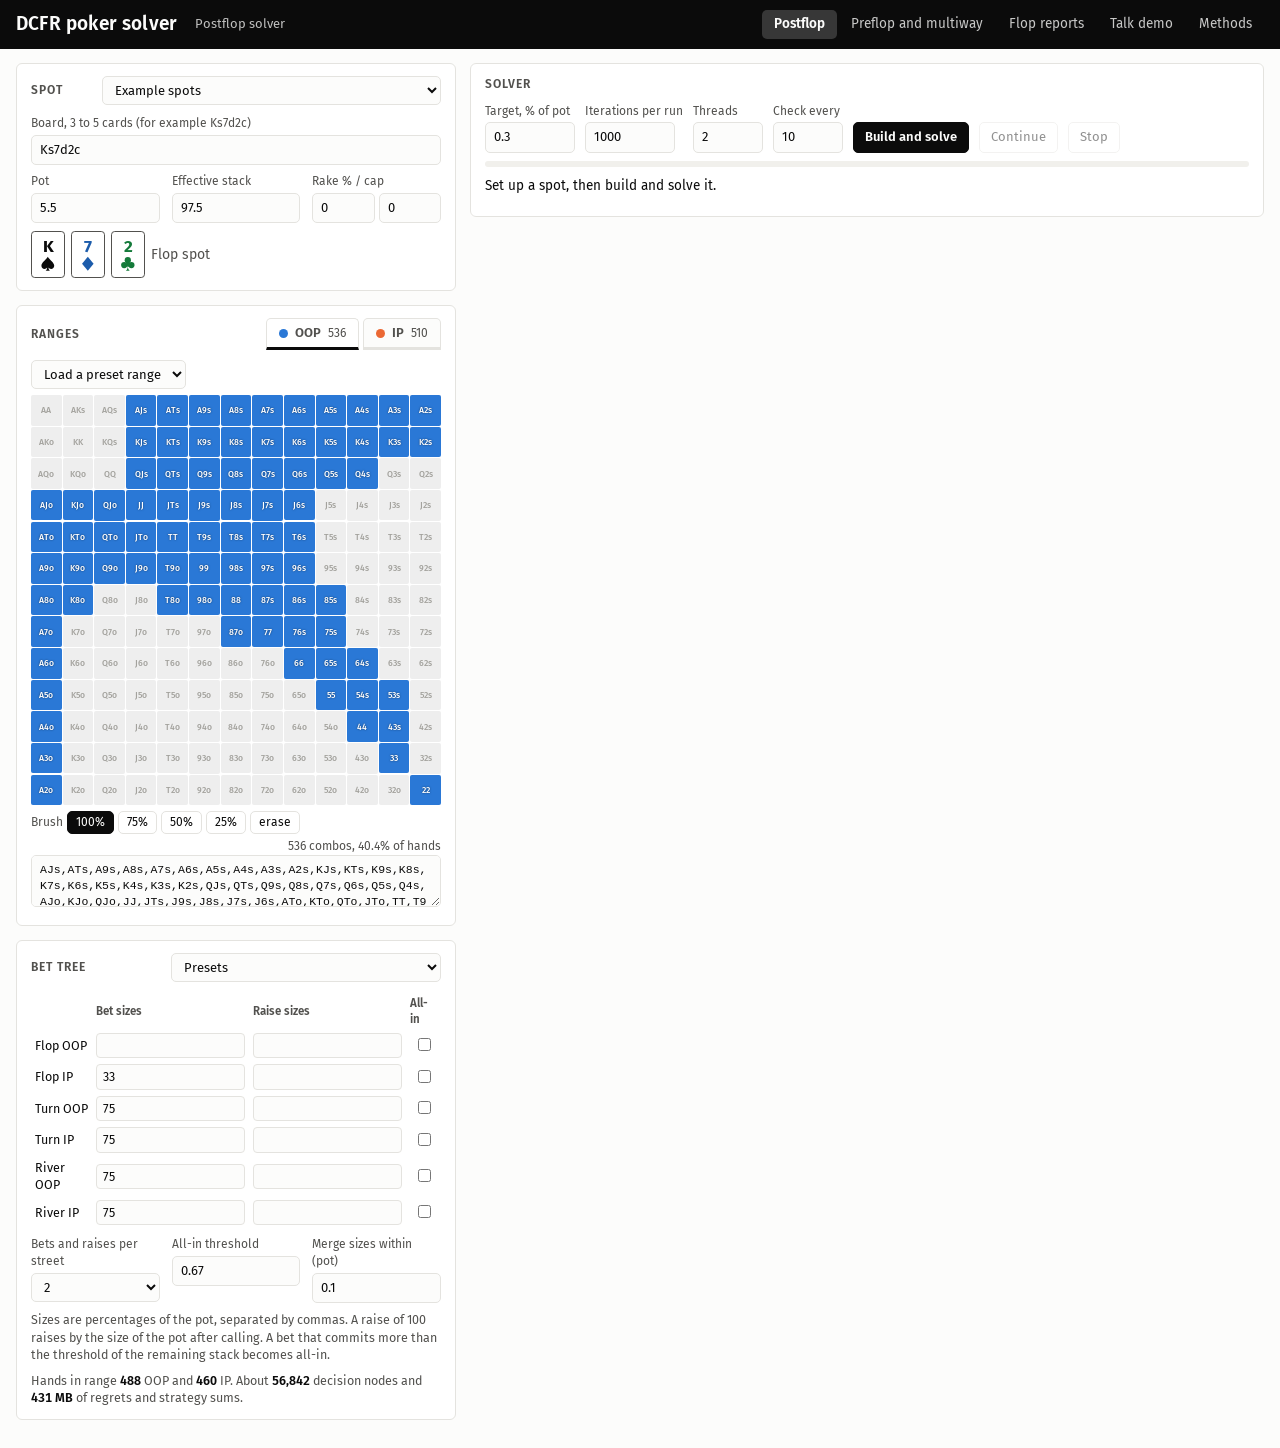
<file: docs/index.html>
<!doctype html>
<html lang="en">
<head>
<meta charset="utf-8">
<meta name="viewport" content="width=device-width, initial-scale=1, viewport-fit=cover">
<title>Postflop solver · DCFR poker solver</title>
<link rel="stylesheet" href="https://fonts.googleapis.com/css2?family=Fira+Sans:wght@400;500;600;700&display=swap">
<link rel="stylesheet" href="css/site.css">
<link rel="icon" href="data:image/svg+xml,%3Csvg xmlns=%22http://www.w3.org/2000/svg%22 viewBox=%220 0 100 100%22%3E%3Ctext y=%22.9em%22 font-size=%2290%22%3E%E2%99%A0%3C/text%3E%3C/svg%3E">
<style>body{margin:0}</style>
</head>
<body>
<div class="top"><div class="top-in"><h1><a href="index.html">DCFR poker solver</a></h1><span class="sub1">Postflop solver</span><nav class="nav" aria-label="Pages"><a href="index.html" aria-current="page">Postflop</a><a href="preflop.html">Preflop and multiway</a><a href="reports.html">Flop reports</a><a href="demo.html">Talk demo</a><a href="methods.html">Methods</a></nav></div></div>
<div class="wrap">
  <div class="cols2">
    <div class="col">
      <section class="panel">
        <h2>Spot <span class="h2r"><select class="inp" id="spotPreset" aria-label="Example spots"></select></span></h2>
        <div class="form3">
          <label class="f" style="grid-column: span 3">Board, 3 to 5 cards (for example Ks7d2c)<input id="board" autocomplete="off" spellcheck="false"></label>
          <label class="f">Pot<input id="pot" type="number" min="0.5" step="0.5"></label>
          <label class="f">Effective stack<input id="stack" type="number" min="0.5" step="0.5"></label>
          <label class="f">Rake % / cap<span style="display:flex;gap:4px"><input id="rakePct" type="number" min="0" max="20" step="0.5" style="width:50%"><input id="rakeCap" type="number" min="0" step="0.5" style="width:50%"></span></label>
        </div>
        <div class="boardrow" id="boardCards" style="margin-top:8px"></div>
      </section>
      <section class="panel">
        <h2>Ranges <span class="h2r"><div class="tabs" id="rangeTabs"></div></span></h2>
        <div class="setup-row" style="margin-top:0"><select class="inp" id="rangePreset" aria-label="Range presets"></select></div>
        <div class="rangebox" id="rangeBox"></div>
      </section>
      <section class="panel">
        <h2>Bet tree <span class="h2r"><select class="inp" id="treePreset" aria-label="Tree presets"></select></span></h2>
        <table class="treecfg" id="treeTable"></table>
        <div class="form3" style="margin-top:8px">
          <label class="f">Bets and raises per street<select id="maxBets"><option>1</option><option>2</option><option>3</option><option>4</option></select></label>
          <label class="f">All-in threshold<input id="thr" type="number" min="0.3" max="1" step="0.01"></label>
          <label class="f">Merge sizes within (pot)<input id="merge" type="number" min="0" max="0.5" step="0.01"></label>
        </div>
        <p class="hint">Sizes are percentages of the pot, separated by commas. A raise of 100 raises by the size of the pot after calling. A bet that commits more than the threshold of the remaining stack becomes all-in.</p>
        <div class="est" id="estimate"></div>
      </section>
    </div>
    <div class="col">
      <section class="panel">
        <h2>Solver <span class="h2r"><span class="muted" id="engineInfo"></span></span></h2>
        <div class="solvebar">
          <label class="f">Target, % of pot<input id="target" type="number" min="0.01" step="0.05" style="width:90px"></label>
          <label class="f">Iterations per run<input id="maxIt" type="number" min="1" step="10" style="width:90px"></label>
          <label class="f">Threads<input id="threads" type="number" min="1" max="32" step="1" style="width:70px"></label>
          <label class="f">Check every<input id="every" type="number" min="1" step="1" style="width:70px"></label>
          <button class="btn primary" id="btnSolve" type="button">Build and solve</button>
          <button class="btn" id="btnResume" type="button" disabled>Continue</button>
          <button class="btn" id="btnStop" type="button" disabled>Stop</button>
        </div>
        <div class="progress"><i id="prog"></i></div>
        <p class="status" id="status">Set up a spot, then build and solve it.</p>
        <div class="chartbox" id="chart"></div>
      </section>
      <section class="panel" id="browser" hidden>
        <h2>Strategy browser <span class="h2r">
          <span class="modes" id="viewModes"><button type="button" data-m="strategy" aria-pressed="true">Strategy</button><button type="button" data-m="ev">EV</button><button type="button" data-m="equity">Equity</button><button type="button" data-m="range">Range</button></span>
          <button class="btn small" id="btnCsv" type="button">Export CSV</button></span></h2>
        <div class="navline" id="navline"></div>
        <div class="nodehead" id="nodehead"></div>
        <div class="actions" id="actions"></div>
        <div id="chancebox"></div>
        <div class="tabs" id="pTabs" style="margin-top:12px"></div>
        <div class="gridbox">
          <div><div class="grid" id="grid"></div><div class="legend" id="legend"></div><div class="rangebar" id="rangebar"></div></div>
          <div class="detail" id="detail"></div>
        </div>
        <div id="lockbox"></div>
      </section>
    </div>
  </div>
</div>
<script src="js/engine.js"></script>
<script src="js/pool.js"></script>
<script src="js/ui.js"></script>
<script src="js/postflop.js"></script>
</body>
</html>
</file>
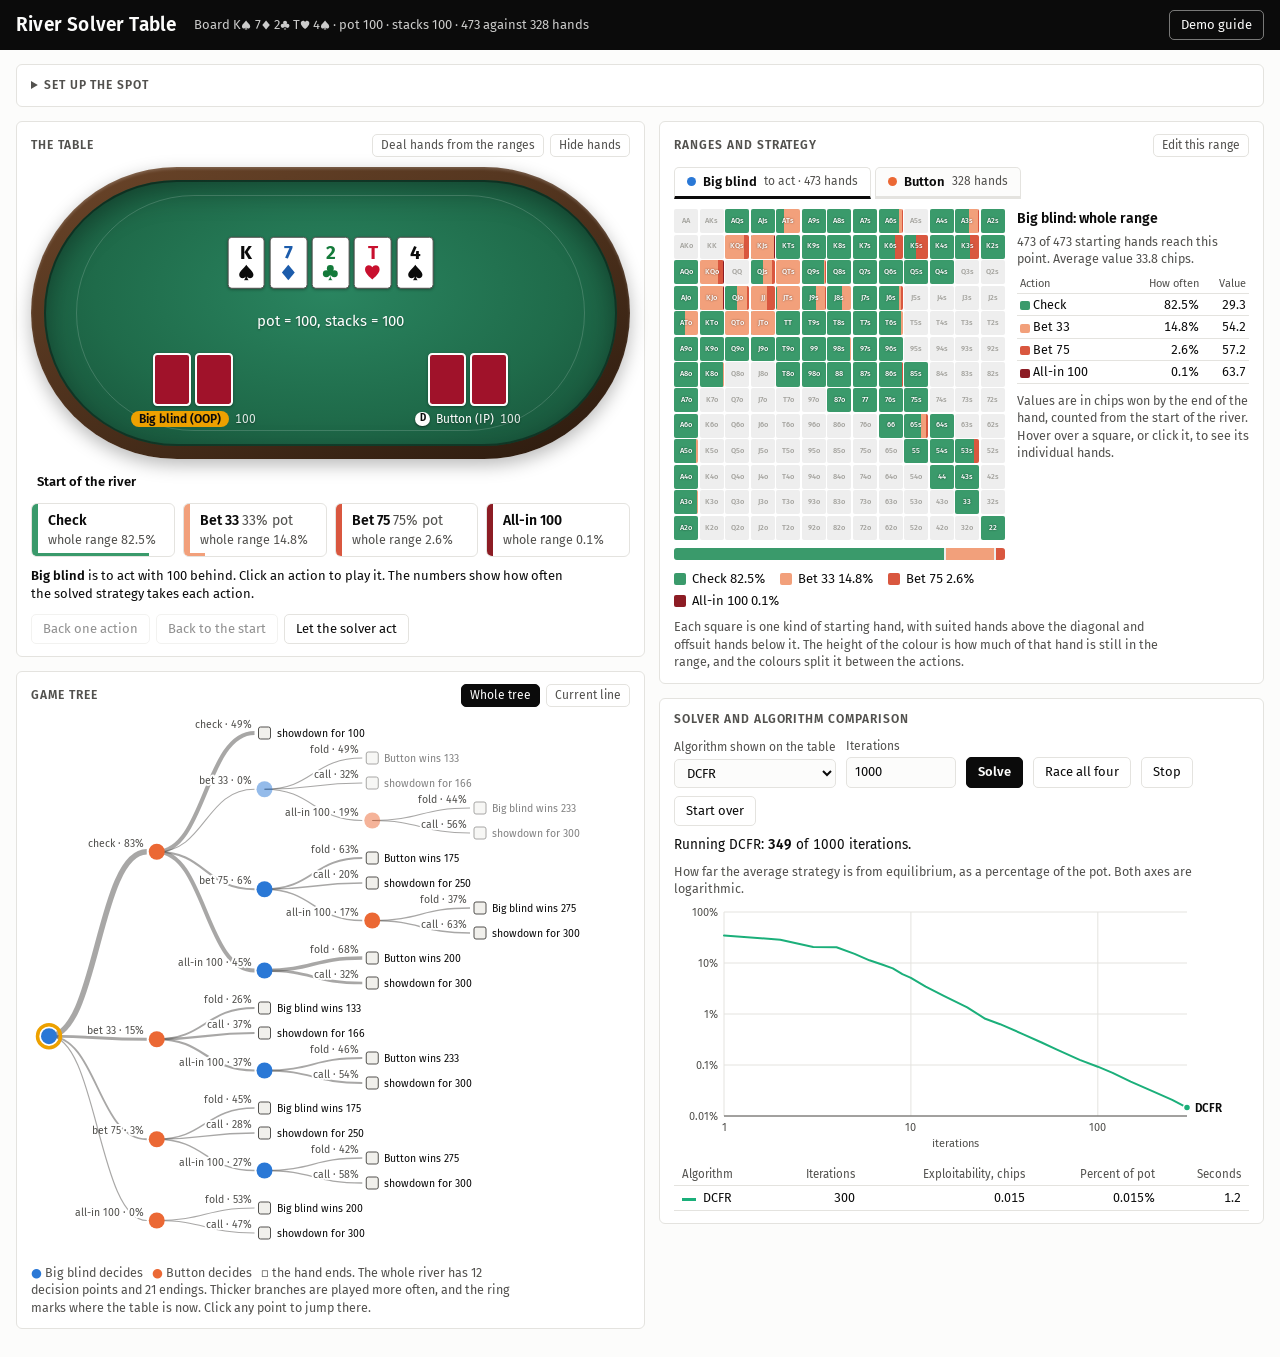
<file: app/poker-solver.html>
<!doctype html>
<html lang="en">
<head>
<meta charset="utf-8">
<meta name="viewport" content="width=device-width, initial-scale=1, viewport-fit=cover">
<title>River Solver Table</title>
<link rel="stylesheet" href="https://fonts.googleapis.com/css2?family=Fira+Sans:wght@400;500;600;700&display=swap">
<style>body{margin:0}</style>
</head>
<body>
<style>
/* Layout: a solver workbench. Left column is the table and the game tree, right column is the range grid and the solver. */
:root {
  --paper: #FCFCFB; --panel: #FFFFFF; --ink: #0B0B0B; --ink2: #52514E; --line: #E4E3DF; --soft: #F1F0EC;
  --bar: #0B0B0B; --bar-fg: #FCFCFB;
  --felt: #1F6B4A; --felt-hi: #2A8560; --felt-lo: #164E36; --rail: #4A2F1B; --rail-hi: #6B4529; --felt-fg: #FFFFFF;
  --card: #FFFFFF; --card-edge: #52514E; --back: #A0122A;
  --s-s: #0B0B0B; --s-h: #C8102E; --s-d: #1C5CAB; --s-c: #147A3A;
  --p0: #2A78D6; --p1: #EB6834;
  --a-fold: #4A78B5; --a-pass: #3A9A6B; --a-b1: #F2A07B; --a-b2: #D9573F; --a-b3: #8C1C24;
  --c-cfr: #2A78D6; --c-cfrp: #EB6834; --c-dcfr: #1BAF7A; --c-pcfr: #EDA100;
  --empty: #EEEEEE; --empty-fg: #A3A29D; --focus: #EDA100;
  --font: "Fira Sans", "Segoe UI", system-ui, -apple-system, "Helvetica Neue", Arial, sans-serif;
  --mono: "Fira Mono", ui-monospace, "SF Mono", Menlo, Consolas, monospace;
}
@media (prefers-color-scheme: dark) {
  :root:not([data-theme="light"]) {
    --paper: #121413; --panel: #1A1D1B; --ink: #ECEBE7; --ink2: #A9A8A2; --line: #2E322F; --soft: #222624;
    --bar: #050606; --bar-fg: #FCFCFB; --card: #FDFDFC; --card-edge: #0B0B0B;
    --empty: #262A28; --empty-fg: #6F746F; --p0: #5B9BE6; --p1: #F0854F; color-scheme: dark;
  }
}
:root[data-theme="dark"] {
  --paper: #121413; --panel: #1A1D1B; --ink: #ECEBE7; --ink2: #A9A8A2; --line: #2E322F; --soft: #222624;
  --bar: #050606; --bar-fg: #FCFCFB; --card: #FDFDFC; --card-edge: #0B0B0B;
  --empty: #262A28; --empty-fg: #6F746F; --p0: #5B9BE6; --p1: #F0854F; color-scheme: dark;
}
html, body { background: var(--paper); }
body { color: var(--ink); font-family: var(--font); font-size: 14px; line-height: 1.4; }
* { box-sizing: border-box; }
[hidden] { display: none !important; }
.su { width: .78em; height: .78em; fill: currentColor; display: inline-block; vertical-align: -.06em; }
.pcard .su { width: 1em; height: 1em; vertical-align: 0; display: block; }
button, input, select, textarea { font: inherit; color: inherit; }
button { cursor: pointer; }
:focus-visible { outline: 2px solid var(--focus); outline-offset: 2px; }
.num { font-variant-numeric: tabular-nums; }

/* header bar, as the frame title of the slides */
.top { background: var(--bar); color: var(--bar-fg); }
.top-in { max-width: 1560px; margin: 0 auto; padding-block: 10px; padding-left: max(16px, env(safe-area-inset-left, 0px)); padding-right: max(16px, env(safe-area-inset-right, 0px));
  display: flex; flex-wrap: wrap; align-items: center; gap: 10px 18px; }
.top h1 { font-size: 19px; font-weight: 600; margin: 0; letter-spacing: .01em; }
.top .spot { font-size: 13px; opacity: .8; flex: 1 1 200px; min-width: 0; }
.top .btn { background: transparent; color: var(--bar-fg); border: 1px solid rgba(252,252,251,.45); }
.top .btn:hover { background: rgba(252,252,251,.14); }
.wrap { max-width: 1560px; margin: 0 auto; padding-block: 14px 28px; padding-left: max(16px, env(safe-area-inset-left, 0px)); padding-right: max(16px, env(safe-area-inset-right, 0px)); display: flex; flex-direction: column; gap: 14px; }
.cols { display: grid; grid-template-columns: minmax(0, 1.04fr) minmax(0, 1fr); gap: 14px; align-items: start; }
.col { display: flex; flex-direction: column; gap: 14px; min-width: 0; }
@media (max-width: 1020px) { .cols { grid-template-columns: minmax(0, 1fr); } }
.panel { background: var(--panel); border: 1px solid var(--line); border-radius: 6px; padding: 12px 14px; min-width: 0; }
.panel > h2 { font-size: 12px; font-weight: 600; letter-spacing: .08em; text-transform: uppercase; color: var(--ink2); margin: 0 0 10px; display: flex; flex-wrap: wrap; gap: 6px 12px; align-items: center; justify-content: space-between; }
.panel > h2 .h2r { display: flex; flex-wrap: wrap; gap: 6px; align-items: center; text-transform: none; letter-spacing: 0; font-weight: 400; }
.btn { border: 1px solid var(--line); background: var(--panel); border-radius: 5px; padding: 5px 11px; font-size: 13px; }
.btn:hover { background: var(--soft); }
.btn.primary { background: var(--ink); color: var(--paper); border-color: var(--ink); font-weight: 600; }
.btn.primary:hover { opacity: .86; background: var(--ink); }
.btn.small { padding: 2px 8px; font-size: 12px; }
.btn[aria-pressed="true"] { background: var(--ink); color: var(--paper); border-color: var(--ink); }
.btn:disabled { opacity: .45; cursor: default; }
label.f { display: flex; flex-direction: column; gap: 3px; font-size: 12px; color: var(--ink2); }
label.f input, label.f select, .inp { border: 1px solid var(--line); background: var(--paper); border-radius: 5px; padding: 5px 8px; font-size: 13px; color: var(--ink); min-width: 0; }
.muted { color: var(--ink2); }
.hint { font-size: 12.5px; color: var(--ink2); margin: 8px 0 0; max-width: 70ch; }

/* setup */
.setup summary { cursor: pointer; font-size: 12px; font-weight: 600; letter-spacing: .08em; text-transform: uppercase; color: var(--ink2); }
.setup[open] summary { margin-bottom: 12px; }
.setup-grid { display: grid; grid-template-columns: repeat(auto-fit, minmax(150px, 1fr)); gap: 10px 14px; align-items: end; }
.setup-row { display: flex; flex-wrap: wrap; gap: 8px; margin-top: 12px; align-items: center; }

/* the table: the green felt of slide 4, drawn as a real table with a rail */
.table-wrap { width: 100%; --cw: clamp(30px, 6.3cqw, 54px); container-type: inline-size; }
.rail { aspect-ratio: 2.05 / 1; border-radius: 999px; padding: clamp(8px, 2.2cqw, 18px);
  background: linear-gradient(160deg, var(--rail-hi), var(--rail) 55%, #2B1A0E); box-shadow: 0 6px 18px rgba(0,0,0,.28), inset 0 2px 3px rgba(255,255,255,.18); }
.felt { position: relative; width: 100%; height: 100%; border-radius: 999px; color: var(--felt-fg);
  background: radial-gradient(ellipse at 50% 42%, var(--felt-hi), var(--felt) 58%, var(--felt-lo)); box-shadow: inset 0 0 0 2px rgba(0,0,0,.35), inset 0 10px 28px rgba(0,0,0,.35); }
.felt::before { content: ""; position: absolute; inset: 5.5%; border-radius: 999px; border: 1.5px solid rgba(255,255,255,.16); pointer-events: none; }
.board { position: absolute; left: 50%; top: 31%; transform: translate(-50%, -50%); display: flex; gap: calc(var(--cw) * .12); }
.potline { position: absolute; left: 50%; top: 53%; transform: translate(-50%, -50%); font-size: clamp(11px, 2.5cqw, 17px); white-space: nowrap; text-align: center; text-shadow: 0 1px 2px rgba(0,0,0,.4); }
.result { position: absolute; left: 50%; top: 9.5%; transform: translate(-50%, -50%); font-size: clamp(10px, 2.1cqw, 14px); font-weight: 600; background: rgba(0,0,0,.45); padding: 2px 12px; border-radius: 99px; white-space: nowrap; }
.seat { position: absolute; bottom: 7%; display: flex; flex-direction: column; align-items: center; gap: 3px; width: 34%; }
.seat0 { left: 9%; } .seat1 { right: 9%; }
.hole { display: flex; gap: calc(var(--cw) * .1); cursor: pointer; border-radius: 6px; padding: 2px; background: none; border: 0; }
.hole:hover { background: rgba(255,255,255,.14); }
.seat .lbl { font-size: clamp(9.5px, 2cqw, 13.5px); white-space: nowrap; text-shadow: 0 1px 2px rgba(0,0,0,.4); display: flex; gap: 6px; align-items: center; }
.seat .stack { opacity: .85; font-variant-numeric: tabular-nums; }
.seat.acting .lbl .nm { background: var(--focus); color: #0B0B0B; border-radius: 99px; padding: 0 8px; text-shadow: none; font-weight: 600; }
.dealer { width: 1.5em; height: 1.5em; border-radius: 50%; background: #FDFDFC; color: #0B0B0B; font-size: .8em; font-weight: 700; display: inline-flex; align-items: center; justify-content: center; text-shadow: none; box-shadow: 0 1px 2px rgba(0,0,0,.5); }
.wager { position: absolute; top: 31%; transform: translateY(-50%); width: 21%; flex-direction: column; justify-content: center; font-size: clamp(9.5px, 2cqw, 13.5px); display: flex; align-items: center; gap: 5px; white-space: nowrap; }
.wager0 { left: 6%; } .wager1 { right: 6%; }
.wager > span { display: inline-flex; align-items: center; gap: 4px; }
@container (max-width: 560px) { .rail { aspect-ratio: 1.5 / 1; } .board { top: 26%; } .potline { top: 47%; } .wager { top: 26%; width: 17%; left: 2%; } .wager1 { left: auto; right: 2%; } .seat0 { left: 5%; } .seat1 { right: 5%; } .seat { width: 42%; } }
.chip { width: 1.15em; height: 1.15em; border-radius: 50%; background: var(--focus); border: 2px dashed rgba(255,255,255,.9); box-shadow: 0 1px 2px rgba(0,0,0,.5); display: inline-block; }
.said { background: rgba(0,0,0,.5); border-radius: 99px; padding: 1px 9px; font-weight: 600; }
.pcard { width: var(--cw); height: calc(var(--cw) * 1.39); border-radius: calc(var(--cw) * .11); background: var(--card); border: 1px solid var(--card-edge);
  display: inline-flex; flex-direction: column; align-items: center; justify-content: center; font-weight: 700; line-height: 1; padding: 0; box-shadow: 0 1px 3px rgba(0,0,0,.35); font-family: var(--font); }
.pcard .r { font-size: calc(var(--cw) * .5); } .pcard .u { font-size: calc(var(--cw) * .46); margin-top: calc(var(--cw) * .02); }
button.pcard:hover { transform: translateY(-2px); }
.pcard.back { background: var(--back); border: 2px solid #FDFDFC; }
.pcard.sm { --cw: 24px; box-shadow: none; }
.c-s { color: var(--s-s); } .c-h { color: var(--s-h); } .c-d { color: var(--s-d); } .c-c { color: var(--s-c); }
.pcard.c-s, .pcard.c-h, .pcard.c-d, .pcard.c-c { background: var(--card); }
.pcard.c-s { color: #0B0B0B; } .pcard.c-h { color: #C8102E; } .pcard.c-d { color: #1C5CAB; } .pcard.c-c { color: #147A3A; }

/* line and actions */
.crumbs { display: flex; flex-wrap: wrap; gap: 4px 2px; align-items: center; margin-top: 12px; font-size: 13px; }
.crumbs button { border: 0; background: none; padding: 2px 6px; border-radius: 4px; color: var(--ink2); }
.crumbs button:hover { background: var(--soft); color: var(--ink); }
.crumbs button.cur { color: var(--ink); font-weight: 600; }
.crumbs .sep { color: var(--ink2); }
.actions { display: flex; flex-wrap: wrap; gap: 8px; margin-top: 10px; }
.act { flex: 1 1 108px; min-width: 0; border: 1px solid var(--line); background: var(--panel); border-radius: 6px; padding: 7px 10px 8px; text-align: left; position: relative; overflow: hidden; }
.act:hover { border-color: var(--ink2); }
.act .sw { position: absolute; left: 0; top: 0; bottom: 0; width: 6px; }
.act .nm { font-weight: 600; padding-left: 6px; display: block; }
.act .fq { padding-left: 6px; font-size: 12.5px; color: var(--ink2); display: block; font-variant-numeric: tabular-nums; }
.act .meter { position: absolute; left: 0; bottom: 0; height: 3px; }
.undernote { font-size: 13px; margin: 10px 0 0; max-width: 78ch; }
.undernote b { font-weight: 600; }
.rowbtns { display: flex; flex-wrap: wrap; gap: 6px; margin-top: 10px; }

/* range grid */
.tabs { display: flex; flex-wrap: wrap; gap: 4px; }
.tab { border: 1px solid var(--line); border-bottom-width: 3px; background: var(--paper); padding: 5px 12px; border-radius: 5px 5px 0 0; font-size: 13px; font-weight: 600; display: flex; gap: 7px; align-items: center; }
.tab .dot { width: 9px; height: 9px; border-radius: 50%; }
.tab[aria-selected="true"] { background: var(--panel); border-bottom-color: var(--ink); }
.tab .sub { font-weight: 400; color: var(--ink2); font-size: 12px; }
.gridbox { display: grid; grid-template-columns: minmax(0, 1fr) minmax(170px, 232px); gap: 12px; margin-top: 10px; align-items: start; }
@media (max-width: 620px) { .gridbox { grid-template-columns: minmax(0, 1fr); } }
.grid { display: grid; grid-template-columns: repeat(13, minmax(0, 1fr)); gap: 1.5px; container-type: inline-size; user-select: none; touch-action: manipulation; }
.cell { position: relative; aspect-ratio: 1; background: var(--empty); overflow: hidden; border-radius: 2px; }
.cell .fill { position: absolute; left: 0; right: 0; bottom: 0; display: flex; }
.cell .fill i { display: block; height: 100%; }
.cell .t { position: absolute; inset: 0; display: flex; align-items: center; justify-content: center; font-size: clamp(6.5px, 2.25cqw, 12.5px); font-weight: 500; color: var(--empty-fg); pointer-events: none; }
.cell.on .t { color: #FFFFFF; text-shadow: 0 0 2px rgba(0,0,0,.55); }
.cell.sel { outline: 2.5px solid var(--focus); outline-offset: -1px; z-index: 2; }
.cell.hl { outline: 2.5px solid var(--ink); outline-offset: -1px; z-index: 2; }
.grid.edit .cell { cursor: crosshair; }
.legend { display: flex; flex-wrap: wrap; gap: 4px 14px; margin-top: 10px; font-size: 13px; }
.legend span { display: inline-flex; align-items: center; gap: 6px; font-variant-numeric: tabular-nums; }
.legend i { width: 12px; height: 12px; border-radius: 2px; display: inline-block; }
.rangebar { display: flex; height: 12px; border-radius: 3px; overflow: hidden; margin-top: 8px; background: var(--empty); gap: 2px; }
.rangebar i { display: block; height: 100%; }
.detail { font-size: 12.5px; min-width: 0; }
.detail h3 { font-size: 14px; margin: 0 0 4px; font-weight: 600; }
.detail table { border-collapse: collapse; width: 100%; font-variant-numeric: tabular-nums; }
.detail td, .detail th { padding: 2px 3px; text-align: right; border-bottom: 1px solid var(--line); font-weight: 400; white-space: nowrap; }
.detail th { color: var(--ink2); font-size: 11px; }
.detail td:first-child, .detail th:first-child { text-align: left; }
.detail tr.hrow { cursor: pointer; } .detail tr.hrow:hover td { background: var(--soft); }
.detail .mini { display: inline-flex; width: 46px; height: 9px; border-radius: 2px; overflow: hidden; vertical-align: middle; background: var(--empty); }
.detail .mini i { display: block; height: 100%; }
.editbar { display: flex; flex-wrap: wrap; gap: 6px; align-items: center; margin-top: 10px; }
.editbar textarea { flex: 1 1 100%; min-height: 54px; border: 1px solid var(--line); border-radius: 5px; background: var(--paper); padding: 6px 8px; font-family: var(--mono); font-size: 12px; resize: vertical; }

/* tree and chart */
.treebox { overflow-x: auto; }
.treebox svg { display: block; margin: 0 auto; }
.tree text { font-family: var(--font); }
.tree .edge { stroke: var(--ink2); fill: none; opacity: .5; }
.tree .edge.on { stroke: var(--ink); opacity: 1; }
.tree .elab { font-size: 10.5px; fill: var(--ink2); paint-order: stroke; stroke: var(--panel); stroke-width: 4px; stroke-linejoin: round; }
.tree .elab.on { fill: var(--ink); font-weight: 600; }
.tree .nd { cursor: pointer; }
.tree .nd text { font-size: 9.5px; font-weight: 700; fill: #FFFFFF; pointer-events: none; }
.tree .nd.leaf rect { fill: var(--soft); stroke: var(--ink2); }
.tree .nd.leaf text { fill: var(--ink); font-weight: 600; }
.tree .nd.cur .ring { stroke: var(--focus); stroke-width: 3.5; fill: none; }
.tree .nd.off { opacity: .5; }
.solvebar { display: flex; flex-wrap: wrap; gap: 8px 10px; align-items: end; }
.status { margin: 10px 0 0; font-size: 13.5px; font-variant-numeric: tabular-nums; }
.status b { font-weight: 600; }
.chartbox { margin-top: 8px; position: relative; }
.chart text { font-family: var(--font); font-size: 11px; fill: var(--ink2); }
.chart .gl { stroke: var(--line); stroke-width: 1; }
.chart .ax { stroke: var(--ink2); stroke-width: 1; }
.chart .ser { fill: none; stroke-width: 2; stroke-linejoin: round; stroke-linecap: round; }
.chart .endlab { font-size: 11.5px; font-weight: 600; fill: var(--ink); }
.tip { position: absolute; pointer-events: none; background: var(--panel); border: 1px solid var(--line); border-radius: 5px; padding: 6px 9px; font-size: 12px; box-shadow: 0 4px 14px rgba(0,0,0,.18); white-space: nowrap; z-index: 5; font-variant-numeric: tabular-nums; }
.tip i { display: inline-block; width: 10px; height: 3px; margin-right: 6px; vertical-align: middle; }
.racetab { border-collapse: collapse; font-size: 12.5px; font-variant-numeric: tabular-nums; margin-top: 8px; width: 100%; }
.racetab td, .racetab th { padding: 3px 8px; border-bottom: 1px solid var(--line); text-align: right; font-weight: 400; }
.racetab th { color: var(--ink2); font-size: 11.5px; }
.racetab td:first-child, .racetab th:first-child { text-align: left; }
.racetab i { display: inline-block; width: 14px; height: 3px; margin-right: 7px; vertical-align: middle; }

/* card picker and guide */
.pop { position: fixed; inset: 0; background: rgba(0,0,0,.4); display: flex; align-items: center; justify-content: center; z-index: 50; padding: 16px; }
.pop .box { background: var(--panel); border-radius: 8px; padding: 16px; max-width: 100%; box-shadow: 0 12px 40px rgba(0,0,0,.4); border: 1px solid var(--line); }
.pop h3 { margin: 0 0 10px; font-size: 15px; }
.pick { display: grid; grid-template-columns: repeat(13, minmax(0, 1fr)); gap: 4px; --cw: clamp(19px, 5.6vw, 36px); }
.pick .pcard:disabled { opacity: .18; cursor: default; transform: none; }
.pick .pcard.chosen { outline: 3px solid var(--focus); }
.guide { position: fixed; top: 0; right: 0; bottom: 0; width: min(420px, 100%); background: var(--panel); border-left: 1px solid var(--line); box-shadow: -8px 0 30px rgba(0,0,0,.25); z-index: 40; display: flex; flex-direction: column;
  padding-top: env(safe-area-inset-top, 0px); padding-bottom: env(safe-area-inset-bottom, 0px); padding-right: env(safe-area-inset-right, 0px); }
.guide header { display: flex; justify-content: space-between; align-items: center; padding: 12px 16px; border-bottom: 1px solid var(--line); }
.guide header h2 { margin: 0; font-size: 16px; }
.guide ol { list-style: none; margin: 0; padding: 8px 16px 20px; overflow-y: auto; display: flex; flex-direction: column; gap: 10px; }
.guide li { border: 1px solid var(--line); border-radius: 6px; padding: 10px 12px; }
.guide li.done { border-color: var(--a-pass); }
.guide li h3 { margin: 0 0 4px; font-size: 14px; display: flex; gap: 8px; align-items: baseline; }
.guide li h3 .n { color: var(--ink2); font-weight: 400; font-variant-numeric: tabular-nums; }
.guide li p { margin: 0 0 8px; font-size: 13px; color: var(--ink2); }
@media (prefers-reduced-motion: no-preference) { button.pcard { transition: transform .08s; } }
</style>
<div class="top"><div class="top-in">
  <h1>River Solver Table</h1>
  <div class="spot" id="spotline"></div>
  <button class="btn" id="btnGuide" type="button">Demo guide</button>
</div></div>

<div class="wrap">
  <details class="panel setup" id="setup">
    <summary>Set up the spot</summary>
    <div class="setup-grid">
      <label class="f">Name of the first player to act<input id="name0" autocomplete="off"></label>
      <label class="f">Name of the player in position<input id="name1" autocomplete="off"></label>
      <label class="f">Pot at the start of the river<input id="pot" type="number" min="1" step="1"></label>
      <label class="f">Stack behind for each player<input id="stack" type="number" min="1" step="1"></label>
      <label class="f">First player's bet sizes, percent of pot<input id="bets0" autocomplete="off"></label>
      <label class="f">In-position bet sizes, percent of pot<input id="bets1" autocomplete="off"></label>
      <label class="f">Raise sizes, percent of pot<input id="raises" autocomplete="off"></label>
      <label class="f">Most bets and raises in a line<select id="maxRaises"><option>1</option><option>2</option><option>3</option></select></label>
    </div>
    <div class="setup-row">
      <button class="btn" id="btnTalk" type="button">Load the talk example</button>
      <button class="btn" id="btnRandomBoard" type="button">Random board</button>
      <button class="btn" id="btnSwap" type="button">Swap the two seats</button>
      <span class="muted">An all-in is always allowed. Click a board card on the table to change it.</span>
    </div>
  </details>

  <div class="cols">
    <div class="col">
      <section class="panel">
        <h2>The table <span class="h2r"><button class="btn small" id="btnDeal" type="button">Deal hands from the ranges</button><button class="btn small" id="btnHide" type="button">Hide hands</button></span></h2>
        <div class="table-wrap"><div class="rail"><div class="felt">
          <div class="result" id="result" hidden></div>
          <div class="board" id="board"></div>
          <div class="potline" id="potline"></div>
          <div class="wager wager0" id="wager0"></div>
          <div class="wager wager1" id="wager1"></div>
          <div class="seat seat0" id="seat0"></div>
          <div class="seat seat1" id="seat1"></div>
        </div></div></div>
        <div class="crumbs" id="crumbs"></div>
        <div class="actions" id="actions"></div>
        <p class="undernote" id="undernote"></p>
        <div class="rowbtns">
          <button class="btn" id="btnBack" type="button">Back one action</button>
          <button class="btn" id="btnRestart" type="button">Back to the start</button>
          <button class="btn" id="btnSample" type="button">Let the solver act</button>
        </div>
      </section>
      <section class="panel">
        <h2>Game tree <span class="h2r"><button class="btn small" id="btnTreeAll" type="button" aria-pressed="true">Whole tree</button><button class="btn small" id="btnTreeLine" type="button" aria-pressed="false">Current line</button></span></h2>
        <div class="treebox" id="treebox"></div>
        <p class="hint" id="treehint"></p>
      </section>
    </div>

    <div class="col">
      <section class="panel">
        <h2>Ranges and strategy <span class="h2r"><button class="btn small" id="btnEdit" type="button" aria-pressed="false">Edit this range</button></span></h2>
        <div class="tabs" role="tablist" id="tabs"></div>
        <div class="editbar" id="editbar" hidden>
          <span class="muted">Paint with weight</span>
          <span id="brushes"></span>
          <select class="inp" id="preset" aria-label="Range preset"></select>
          <button class="btn small" id="btnClear" type="button">Clear</button>
          <textarea id="rangeText" spellcheck="false" aria-label="Range in standard notation"></textarea>
          <button class="btn small" id="btnApplyText" type="button">Apply the text</button>
          <span class="muted" id="rangeCount"></span>
        </div>
        <div class="gridbox">
          <div>
            <div class="grid" id="grid"></div>
            <div class="rangebar" id="rangebar"></div>
            <div class="legend" id="legend"></div>
          </div>
          <div class="detail" id="detail"></div>
        </div>
        <p class="hint" id="gridhint"></p>
      </section>
      <section class="panel">
        <h2>Solver and algorithm comparison</h2>
        <div class="solvebar">
          <label class="f">Algorithm shown on the table<select id="algo"></select></label>
          <label class="f">Iterations<input id="target" type="number" min="10" step="10" style="width:110px"></label>
          <button class="btn primary" id="btnSolve" type="button">Solve</button>
          <button class="btn" id="btnRace" type="button">Race all four</button>
          <button class="btn" id="btnStop" type="button">Stop</button>
          <button class="btn" id="btnReset" type="button">Start over</button>
        </div>
        <p class="status" id="status"></p>
        <div class="chartbox" id="chartbox"></div>
        <table class="racetab" id="racetab"></table>
      </section>
    </div>
  </div>
</div>

<div class="pop" id="pop" hidden><div class="box"><h3 id="popTitle"></h3><div class="pick" id="pick"></div>
  <div class="setup-row"><button class="btn" id="popRandom" type="button" hidden>Random hand from the range</button><button class="btn" id="popCancel" type="button">Cancel</button></div></div></div>

<aside class="guide" id="guide" hidden>
  <header><h2>Demo guide</h2><button class="btn small" id="btnGuideClose" type="button">Close</button></header>
  <ol id="guideList"></ol>
</aside>

<script>
/* River solver core: range-vectorised CFR, CFR+, DCFR and PCFR+ on the public betting tree.
   Terminal values use the sorted prefix-sum evaluation with card-removal correction, O(n) per leaf.
   Pure functions, no DOM. Works in the browser and in node (for tests). */
(function (root) {
  'use strict';
  const RANKS = '23456789TJQKA', SUITS = 'cdhs';
  const cardOf = s => RANKS.indexOf(s[0]) * 4 + SUITS.indexOf(s[1]);
  const cardStr = c => RANKS[c >> 2] + SUITS[c & 3];

  // ---- seven-card evaluator: larger value = stronger hand ----
  function eval7(cards) {
    const rc = new Int8Array(13), sc = new Int8Array(4);
    for (const c of cards) { rc[c >> 2]++; sc[c & 3]++; }
    let flushSuit = -1;
    for (let s = 0; s < 4; s++) if (sc[s] >= 5) flushSuit = s;
    const straightHigh = mask => {
      for (let hi = 12; hi >= 4; hi--) if (((mask >> (hi - 4)) & 31) === 31) return hi;
      return (mask & 0x100F) === 0x100F ? 3 : -1;           // wheel A-2-3-4-5
    };
    const pack = (cat, ks) => { let v = cat; for (let i = 0; i < 5; i++) v = v * 13 + (ks[i] || 0); return v; };
    let rmask = 0; for (let r = 0; r < 13; r++) if (rc[r]) rmask |= 1 << r;
    if (flushSuit >= 0) {
      let fm = 0; for (const c of cards) if ((c & 3) === flushSuit) fm |= 1 << (c >> 2);
      const sh = straightHigh(fm);
      if (sh >= 0) return pack(8, [sh]);
      const ks = []; for (let r = 12; r >= 0 && ks.length < 5; r--) if (fm >> r & 1) ks.push(r);
      var flushVal = pack(5, ks);
    }
    const quads = [], trips = [], pairs = [], singles = [];
    for (let r = 12; r >= 0; r--) {
      if (rc[r] === 4) quads.push(r); else if (rc[r] === 3) trips.push(r);
      else if (rc[r] === 2) pairs.push(r); else if (rc[r] === 1) singles.push(r);
    }
    if (quads.length) {
      let k = -1; for (let r = 12; r >= 0; r--) if (rc[r] && r !== quads[0]) { k = r; break; }
      return pack(7, [quads[0], k]);
    }
    if (trips.length && (trips.length > 1 || pairs.length)) {
      const p = trips.length > 1 ? Math.max(trips[1], pairs.length ? pairs[0] : -1) : pairs[0];
      return pack(6, [trips[0], p]);
    }
    if (flushSuit >= 0) return flushVal;
    const sh = straightHigh(rmask);
    if (sh >= 0) return pack(4, [sh]);
    if (trips.length) return pack(3, [trips[0], singles[0], singles[1]]);
    if (pairs.length >= 2) {
      let k = -1; for (let r = 12; r >= 0; r--) if (rc[r] && r !== pairs[0] && r !== pairs[1]) { k = r; break; }
      return pack(2, [pairs[0], pairs[1], k]);
    }
    if (pairs.length) return pack(1, [pairs[0], singles[0], singles[1], singles[2]]);
    return pack(0, singles.slice(0, 5));
  }
  const CATEGORY = ['high card', 'pair', 'two pair', 'three of a kind', 'straight', 'flush', 'full house', 'four of a kind', 'straight flush'];
  const categoryOf = v => CATEGORY[Math.floor(v / 371293)];

  // ---- hand classes (the 13 x 13 grid): row i, column j, ranks descending from A ----
  function classOf(a, b) {            // cards a, b
    let r1 = a >> 2, r2 = b >> 2;
    if (r1 < r2) { const t = r1; r1 = r2; r2 = t; }
    const i = 12 - r1, j = 12 - r2;   // i <= j
    if (r1 === r2) return i * 13 + i;
    return (a & 3) === (b & 3) ? i * 13 + j : j * 13 + i;
  }
  function className(k) {
    const i = Math.floor(k / 13), j = k % 13, R = i => RANKS[12 - i];
    if (i === j) return R(i) + R(i);
    return i < j ? R(i) + R(j) + 's' : R(j) + R(i) + 'o';
  }
  /* Range notation: "22+, A2s+, KTo+, 98s, -QQ+"; optional weight "AKs:0.5". Returns Float64Array(169). */
  function parseRange(spec) {
    const w = new Float64Array(169);
    const idx = (hi, lo, kind) => kind === 'p' ? (12 - hi) * 13 + (12 - hi) : kind === 's' ? (12 - hi) * 13 + (12 - lo) : (12 - lo) * 13 + (12 - hi);
    for (let tok of spec.split(',')) {
      tok = tok.trim(); if (!tok) continue;
      let val = 1;
      const neg = tok[0] === '-'; if (neg) tok = tok.slice(1);
      const colon = tok.indexOf(':'); if (colon >= 0) { val = Math.max(0, Math.min(1, parseFloat(tok.slice(colon + 1)) || 0)); tok = tok.slice(0, colon); }
      const plus = tok.endsWith('+'); if (plus) tok = tok.slice(0, -1);
      tok = tok[0].toUpperCase() + (tok[1] || '').toUpperCase() + (tok[2] || '').toLowerCase();
      const hi = RANKS.indexOf(tok[0]), lo = RANKS.indexOf(tok[1]);
      if (hi < 0 || lo < 0) continue;
      const set = k => { w[k] = neg ? 0 : val; };
      if (tok.length === 2 && hi === lo) { for (let r = hi; r <= (plus ? 12 : hi); r++) set(idx(r, r, 'p')); }
      else {
        const H = Math.max(hi, lo), L = Math.min(hi, lo); if (H === L) continue;
        const kinds = tok[2] === 's' ? ['s'] : tok[2] === 'o' ? ['o'] : ['s', 'o'];
        for (const kind of kinds) for (let r = L; r <= (plus ? H - 1 : L); r++) set(idx(H, r, kind));
      }
    }
    return w;
  }
  function rangeToString(w) {
    const out = [];
    for (let k = 0; k < 169; k++) if (w[k] > 0) out.push(className(k) + (w[k] < 0.999 ? ':' + (+w[k].toFixed(2)) : ''));
    return out.join(',');
  }

  // ---- game construction ----
  /* cfg: { board:[5 cards], pot, stack, bets:[[fractions of pot] for OOP, [..] for IP], raises:[fractions], maxRaises,
            weights:[Float64Array(169), Float64Array(169)] } */
  function createGame(cfg) {
    const board = cfg.board.slice(), used = new Set(board);
    const ca = [], cb = [];
    for (let a = 0; a < 52; a++) if (!used.has(a)) for (let b = a + 1; b < 52; b++) if (!used.has(b)) { ca.push(a); cb.push(b); }
    const N = ca.length;
    const key = new Float64Array(N), cls = new Int16Array(N);
    for (let i = 0; i < N; i++) { key[i] = eval7([ca[i], cb[i], ...board]); cls[i] = classOf(ca[i], cb[i]); }
    const order = Array.from({ length: N }, (_, i) => i).sort((x, y) => key[x] - key[y]);
    const groupEnd = new Int32Array(N);            // for position k in order: end (exclusive) of its equal-strength group
    for (let k = 0; k < N;) { let e = k; while (e < N && key[order[e]] === key[order[k]]) e++; for (let q = k; q < e; q++) groupEnd[q] = e; k = e; }
    const w = [new Float64Array(N), new Float64Array(N)];
    for (let p = 0; p < 2; p++) for (let i = 0; i < N; i++) w[p][i] = cfg.weights[p][cls[i]];
    const g = { cfg, board, N, ca: Int8Array.from(ca), cb: Int8Array.from(cb), key, cls, order: Int32Array.from(order), groupEnd, w,
                pot: cfg.pot, stack: cfg.stack, nodes: [], decisions: [] };
    // betting tree
    const pot = cfg.pot, stack = cfg.stack;
    const mk = o => { o.id = g.nodes.length; o.val = new Float64Array(N); o.rbuf = new Float64Array(N); g.nodes.push(o); return o; };
    function build(player, contrib, nRaises, facing, parent, depth) {
      const other = 1 - player;
      const node = mk({ type: 'd', player, contrib: contrib.slice(), actions: [], children: [], parent, depth, facing });
      const add = (label, kind, amount, child) => { child.parent = node; child.pa = node.actions.length; child.depth = depth + 1; node.actions.push({ label, kind, amount }); node.children.push(child); };
      if (facing) {
        const gain0 = player === 1 ? (pot / 2 + contrib[1]) : -(pot / 2 + contrib[0]);
        add('fold', 'fold', 0, mk({ type: 'fold', amount: gain0, folder: player, contrib: contrib.slice() }));
        const c = Math.max(contrib[0], contrib[1]);
        add('call', 'call', c - contrib[player], mk({ type: 'sd', amount: pot / 2 + c, contrib: [c, c] }));
        if (nRaises < cfg.maxRaises && contrib[other] < stack) {
          const cur = pot + 2 * contrib[other];
          const sizes = [...new Set(cfg.raises.map(f => Math.min(contrib[other] + f * cur, stack)).concat([stack]))].sort((x, y) => x - y);
          for (const s of sizes) {
            if (s <= contrib[other] + 1e-9) continue;
            const nc = contrib.slice(); nc[player] = s;
            add(s >= stack ? 'allin' : 'raise', s >= stack ? 'allin' : 'raise', s, build(other, nc, nRaises + 1, true, node, depth + 1));
            node.actions[node.actions.length - 1].frac = (s - contrib[other]) / cur;
          }
        }
      } else {
        if (player === 0) add('check', 'check', 0, build(other, contrib, nRaises, false, node, depth + 1));
        else add('check', 'check', 0, mk({ type: 'sd', amount: pot / 2, contrib: contrib.slice() }));
        const sizes = [...new Set(cfg.bets[player].map(f => Math.min(f * pot, stack)).concat([stack]))].sort((x, y) => x - y);
        for (const s of sizes) {
          if (s <= 1e-9) continue;
          const nc = contrib.slice(); nc[player] = s;
          add(s >= stack ? 'allin' : 'bet', s >= stack ? 'allin' : 'bet', s, build(other, nc, nRaises + 1, true, node, depth + 1));
          node.actions[node.actions.length - 1].frac = s / pot;
        }
      }
      return node;
    }
    g.root = build(0, [0, 0], 0, false, null, 0);
    g.decisions = g.nodes.filter(n => n.type === 'd');
    g.decisions.forEach((n, k) => { n.di = k; n.na = n.actions.length; });
    // deal weight Z = sum_ij w0_i w1_j [no shared card]
    const t = new Float64Array(N); foldEval(g, w[1], t);
    let Z = 0; for (let i = 0; i < N; i++) Z += w[0][i] * t[i];
    g.Z = Z;
    g.nLive = [0, 1].map(p => w[p].reduce((s, x) => s + (x > 0 ? 1 : 0), 0));
    return g;
  }

  // out[i] = sum_j w[j] [hands i, j share no card]
  const cardSum = new Float64Array(52);
  function foldEval(g, w, out) {
    const N = g.N, ca = g.ca, cb = g.cb; let tot = 0; cardSum.fill(0);
    for (let j = 0; j < N; j++) { const x = w[j]; if (x !== 0) { tot += x; cardSum[ca[j]] += x; cardSum[cb[j]] += x; } }
    for (let i = 0; i < N; i++) out[i] = tot - cardSum[ca[i]] - cardSum[cb[i]] + w[i];
  }
  // out[i] = sum_j w[j] [no shared card] sign(strength_i - strength_j): one ascending and one descending sweep
  function showdownEval(g, w, out) {
    const N = g.N, ca = g.ca, cb = g.cb, ord = g.order, ge = g.groupEnd;
    let cum = 0; cardSum.fill(0);
    for (let k = 0; k < N;) {
      const e = ge[k];
      for (let q = k; q < e; q++) { const i = ord[q]; out[i] = cum - cardSum[ca[i]] - cardSum[cb[i]]; }
      for (let q = k; q < e; q++) { const i = ord[q], x = w[i]; if (x !== 0) { cum += x; cardSum[ca[i]] += x; cardSum[cb[i]] += x; } }
      k = e;
    }
    cum = 0; cardSum.fill(0);
    for (let k = N; k > 0;) {
      let s = k - 1; while (s > 0 && ge[s - 1] === ge[k - 1]) s--;
      for (let q = s; q < k; q++) { const i = ord[q]; out[i] -= cum - cardSum[ca[i]] - cardSum[cb[i]]; }
      for (let q = s; q < k; q++) { const i = ord[q], x = w[i]; if (x !== 0) { cum += x; cardSum[ca[i]] += x; cardSum[cb[i]] += x; } }
      k = s;
    }
  }
  // value vector of a leaf for player p, given the opponent's reach
  function leafValue(g, node, p, rOpp, out) {
    if (node.type === 'fold') { foldEval(g, rOpp, out); const a = p === 0 ? node.amount : -node.amount; for (let i = 0; i < g.N; i++) out[i] *= a; }
    else { showdownEval(g, rOpp, out); const a = node.amount; for (let i = 0; i < g.N; i++) out[i] *= a; }
    return out;
  }

  const ALGOS = { cfr: 'CFR', 'cfr+': 'CFR+', dcfr: 'DCFR', 'pcfr+': 'PCFR+' };

  // ---- the solver ----
  function Solver(game, algo) {
    const g = this.g = game; this.algo = algo; this.t = 0; this.time = 0;
    const N = g.N;
    this.R = g.decisions.map(n => new Float64Array(N * n.na));
    this.S = g.decisions.map(n => new Float64Array(N * n.na));
    this.M = g.decisions.map(n => new Float64Array(N * n.na));
    this.sig = g.decisions.map(n => new Float64Array(N * n.na));
    this.reg = g.decisions.map(n => new Float64Array(N * n.na));
    this.hist = [];                                   // [iteration, exploitability of the average strategy]
  }
  function regretMatch(R, M, na, N, out) {
    for (let h = 0, o = 0; h < N; h++, o += na) {
      let s = 0;
      for (let a = 0; a < na; a++) { const x = R[o + a] + (M ? M[o + a] : 0); if (x > 0) s += x; }
      if (s > 0) for (let a = 0; a < na; a++) { const x = R[o + a] + (M ? M[o + a] : 0); out[o + a] = x > 0 ? x / s : 0; }
      else for (let a = 0; a < na; a++) out[o + a] = 1 / na;
    }
  }
  Solver.prototype.computeSigma = function (out) {
    const g = this.g;
    for (const n of g.decisions) regretMatch(this.R[n.di], this.algo === 'pcfr+' ? this.M[n.di] : null, n.na, g.N, out[n.di]);
    return out;
  };
  Solver.prototype.step = function () {
    const g = this.g, N = g.N, algo = this.algo, t = ++this.t;
    for (let p = 0; p < 2; p++) {
      this.computeSigma(this.sig);
      const wAvg = algo === 'cfr+' ? t : algo === 'pcfr+' ? t * t : 1;
      if (algo === 'dcfr' && t > 1) {
        const d = Math.pow(t / (t + 1), 2);
        for (const n of g.decisions) if (n.player === p) { const S = this.S[n.di]; for (let k = 0; k < S.length; k++) S[k] *= d; }
      }
      this.walk(g.root, p, g.w[p], g.w[1 - p], wAvg);
      const a = Math.pow(t, 1.5) / (Math.pow(t, 1.5) + 1), b = 0.5;
      for (const n of g.decisions) if (n.player === p) {
        const R = this.R[n.di], r = this.reg[n.di], M = this.M[n.di];
        if (algo === 'cfr') for (let k = 0; k < R.length; k++) R[k] += r[k];
        else if (algo === 'cfr+') for (let k = 0; k < R.length; k++) { const x = R[k] + r[k]; R[k] = x > 0 ? x : 0; }
        else if (algo === 'pcfr+') for (let k = 0; k < R.length; k++) { const x = R[k] + r[k]; R[k] = x > 0 ? x : 0; M[k] = r[k]; }
        else for (let k = 0; k < R.length; k++) R[k] = (R[k] > 0 ? R[k] * a : R[k] * b) + r[k];
      }
    }
  };
  // counterfactual values for player p; writes instantaneous regrets and accumulates the average strategy
  Solver.prototype.walk = function (node, p, rOwn, rOpp, wAvg) {
    const g = this.g, N = g.N, out = node.val;
    if (node.type !== 'd') return leafValue(g, node, p, rOpp, out);
    const na = node.na, sig = this.sig[node.di];
    if (node.player === p) {
      const S = this.S[node.di];
      for (let a = 0; a < na; a++) {
        const ch = node.children[a], rb = ch.rbuf;
        for (let h = 0; h < N; h++) { const x = rOwn[h] * sig[h * na + a]; rb[h] = x; S[h * na + a] += wAvg * x; }
        this.walk(ch, p, rb, rOpp, wAvg);
      }
      const reg = this.reg[node.di];
      out.fill(0);
      for (let a = 0; a < na; a++) { const v = node.children[a].val; for (let h = 0; h < N; h++) out[h] += sig[h * na + a] * v[h]; }
      for (let a = 0; a < na; a++) { const v = node.children[a].val; for (let h = 0; h < N; h++) reg[h * na + a] = v[h] - out[h]; }
    } else {
      for (let a = 0; a < na; a++) {
        const ch = node.children[a], rb = ch.rbuf;
        for (let h = 0; h < N; h++) rb[h] = rOpp[h] * sig[h * na + a];
        this.walk(ch, p, rOwn, rb, wAvg);
      }
      out.fill(0);
      for (let a = 0; a < na; a++) { const v = node.children[a].val; for (let h = 0; h < N; h++) out[h] += v[h]; }
    }
    return out;
  };
  Solver.prototype.average = function () {
    const g = this.g, N = g.N;
    return g.decisions.map(n => {
      const S = this.S[n.di], na = n.na, out = new Float64Array(N * na);
      for (let h = 0, o = 0; h < N; h++, o += na) {
        let s = 0; for (let a = 0; a < na; a++) s += S[o + a];
        for (let a = 0; a < na; a++) out[o + a] = s > 0 ? S[o + a] / s : 1 / na;
      }
      return out;
    });
  };
  Solver.prototype.current = function () { return this.computeSigma(this.g.decisions.map(n => new Float64Array(this.g.N * n.na))); };

  // best-response value vector for p against strat
  function bestResponse(g, node, p, rOpp, strat) {
    const N = g.N, out = node.val;
    if (node.type !== 'd') return leafValue(g, node, p, rOpp, out);
    const na = node.na, sig = strat[node.di];
    if (node.player === p) {
      for (let a = 0; a < na; a++) bestResponse(g, node.children[a], p, rOpp, strat);
      out.fill(-Infinity);
      for (let a = 0; a < na; a++) { const v = node.children[a].val; for (let h = 0; h < N; h++) if (v[h] > out[h]) out[h] = v[h]; }
    } else {
      for (let a = 0; a < na; a++) {
        const ch = node.children[a], rb = ch.rbuf;
        for (let h = 0; h < N; h++) rb[h] = rOpp[h] * sig[h * na + a];
        bestResponse(g, ch, p, rb, strat);
      }
      out.fill(0);
      for (let a = 0; a < na; a++) { const v = node.children[a].val; for (let h = 0; h < N; h++) out[h] += v[h]; }
    }
    return out;
  }
  // exploitability in chips per hand: (BR_0 + BR_1) / 2
  function exploitability(g, strat) {
    let tot = 0;
    for (let p = 0; p < 2; p++) {
      const v = bestResponse(g, g.root, p, g.w[1 - p], strat);
      let s = 0; for (let h = 0; h < g.N; h++) s += g.w[p][h] * v[h];
      tot += s / g.Z;
    }
    return tot / 2;
  }
  Solver.prototype.exploitability = function () { return exploitability(this.g, this.average()); };

  /* Everything the interface shows for a strategy profile: at every node, both reach vectors and both players'
     counterfactual value vectors (each player's own strategy below the node). */
  function analyse(g, strat) {
    const N = g.N;
    const view = g.nodes.map(() => ({ reach: [null, null], ev: [null, null] }));
    (function down(node, r0, r1) {
      view[node.id].reach = [r0, r1];
      if (node.type !== 'd') return;
      const na = node.na, sig = strat[node.di], p = node.player;
      for (let a = 0; a < na; a++) {
        const nr = new Float64Array(N), src = p === 0 ? r0 : r1;
        for (let h = 0; h < N; h++) nr[h] = src[h] * sig[h * na + a];
        down(node.children[a], p === 0 ? nr : r0, p === 0 ? r1 : nr);
      }
    })(g.root, g.w[0], g.w[1]);
    for (let p = 0; p < 2; p++) (function up(node) {
      const out = new Float64Array(N);
      if (node.type !== 'd') { leafValue(g, node, p, view[node.id].reach[1 - p], out); }
      else {
        const na = node.na, sig = strat[node.di];
        for (let a = 0; a < na; a++) {
          const v = up(node.children[a]);
          if (node.player === p) for (let h = 0; h < N; h++) out[h] += sig[h * na + a] * v[h];
          else for (let h = 0; h < N; h++) out[h] += v[h];
        }
      }
      view[node.id].ev[p] = out;
      return out;
    })(g.root);
    let v0 = 0; for (let h = 0; h < N; h++) v0 += g.w[0][h] * view[g.root.id].ev[0][h];
    view.value0 = v0 / g.Z;                       // zero-sum value for the out-of-position player
    return view;
  }
  // compatible opponent mass for each hand: m[i] = sum_j r[j] [no shared card]
  function oppMass(g, r) { const out = new Float64Array(g.N); foldEval(g, r, out); return out; }

  const api = { RANKS, SUITS, cardOf, cardStr, eval7, categoryOf, classOf, className, parseRange, rangeToString, createGame,
                Solver, exploitability, analyse, oppMass, ALGOS, foldEval, showdownEval,
                BB_CALL: '22+,A2s+,K2s+,Q4s+,J6s+,T6s+,96s+,85s+,75s+,64s+,53s+,43s,A2o+,K8o+,Q9o+,J9o+,T8o+,98o,87o,-QQ+,-AKs,-AKo,-A5s',
                BTN_OPEN: '22+,A2s+,K5s+,Q8s+,J8s+,T7s+,97s+,86s+,75s+,65s,54s,A7o+,K9o+,QTo+,JTo' };
  if (typeof module !== 'undefined' && module.exports) module.exports = api; else root.PokerSolver = api;
})(typeof self !== 'undefined' ? self : this);
</script>
<script>
/* River Solver Table: interface. All solving is done by solver.js on the main thread in short time slices. */
(function () {
  'use strict';
  const P = PokerSolver, $ = id => document.getElementById(id);
  const SUIT_PATH = {
    h: '<path d="M50 90C20 64 8 47 8 31C8 17 19 8 30 8c9 0 16 5 20 12c4-7 11-12 20-12c11 0 22 9 22 23c0 16-12 33-42 59z"/>',
    d: '<path d="M50 5L87 50L50 95L13 50z"/>',
    s: '<path d="M50 5C62 26 91 42 91 63c0 12-9 20-20 20c-7 0-13-3-17-9c1 9 4 16 10 21H36c6-5 9-12 10-21c-4 6-10 9-17 9C18 83 9 75 9 63C9 42 38 26 50 5z"/>',
    c: '<circle cx="50" cy="27" r="20"/><circle cx="27" cy="58" r="20"/><circle cx="73" cy="58" r="20"/><path d="M41 40h18v28H41zM50 60c0 16-4 28-13 35h26c-9-7-13-19-13-35z"/>' };
  const SYM = {}; for (const k in SUIT_PATH) SYM[k] = `<svg class="su" viewBox="0 0 100 100" aria-hidden="true">${SUIT_PATH[k]}</svg>`;
  const COL = { fold: '#4A78B5', pass: '#3A9A6B', b1: '#F2A07B', b2: '#D9573F', b3: '#8C1C24' };
  const ALGO_VAR = { cfr: 'var(--c-cfr)', 'cfr+': 'var(--c-cfrp)', dcfr: 'var(--c-dcfr)', 'pcfr+': 'var(--c-pcfr)' };
  const ALGO_KEYS = ['cfr', 'cfr+', 'dcfr', 'pcfr+'];
  const PRESETS = [
    ['Big blind calling range (talk)', P.BB_CALL], ['Button opening range (talk)', P.BTN_OPEN],
    ['Every hand', '22+,A2s+,K2s+,Q2s+,J2s+,T2s+,92s+,82s+,72s+,62s+,52s+,42s+,32s,A2o+,K2o+,Q2o+,J2o+,T2o+,92o+,82o+,72o+,62o+,52o+,42o+,32o'],
    ['Pairs and big cards', '22+,ATs+,KTs+,QTs+,JTs,ATo+,KTo+,QTo+,JTo'],
    ['Strong hands or nothing', 'TT+,AKs,AKo,KTs,KTo,65s,54s,86s,97s,J9s,Q9s']];
  const esc = s => String(s).replace(/[&<>"]/g, c => ({ '&': '&amp;', '<': '&lt;', '>': '&gt;', '"': '&quot;' }[c]));
  const fmt = x => (Math.abs(x - Math.round(x)) < 0.05 ? String(Math.round(x)) : x.toFixed(1));
  const pct = (x, d) => isFinite(x) ? (100 * x).toFixed(d == null ? 1 : d) + '%' : 'n/a';
  const mix = (a, b, t) => { const p = h => [1, 3, 5].map(i => parseInt(h.substr(i, 2), 16)); const A = p(a), B = p(b);
    return '#' + A.map((v, i) => Math.round(v + (B[i] - v) * t).toString(16).padStart(2, '0')).join(''); };
  const sci = x => x === 0 ? '0' : x >= 1 ? x.toFixed(2) : x >= 1e-5 ? x.toFixed(Math.min(8, 1 - Math.floor(Math.log10(x)))) : x.toExponential(1);

  function talkCfg() {
    return { names: ['Big blind', 'Button'], board: ['Ks', '7d', '2c', 'Th', '4s'].map(P.cardOf), pot: 100, stack: 100,
      bets: [[33, 75], [33, 75]], raises: [100], maxRaises: 2, weights: [P.parseRange(P.BB_CALL), P.parseRange(P.BTN_OPEN)] };
  }
  const S = { cfg: talkCfg(), g: null, solvers: {}, algo: 'dcfr', target: 1000, path: [], node: null, hole: [-1, -1], tab: 0, edit: false, brush: 1,
    sel: -1, hover: -1, treeMode: 'all', strat: null, view: null, prob: null, mass: null, classHands: null, error: '' };
  let job = null, rebuildTimer = 0;

  // ---------- cards ----------
  function cardHtml(c, tag, extra) {
    const s = P.SUITS[c & 3];
    return `<${tag || 'span'} class="pcard c-${s} ${extra || ''}" ${tag === 'button' ? 'type="button"' : ''} data-c="${c}" aria-label="${P.RANKS[c >> 2]} of ${{ c: 'clubs', d: 'diamonds', h: 'hearts', s: 'spades' }[s]}"><span class="r">${P.RANKS[c >> 2]}</span><span class="u">${SYM[s]}</span></${tag || 'span'}>`;
  }
  const backHtml = () => '<span class="pcard back"></span>';
  const handText = h => [S.g.cb[h], S.g.ca[h]].map(c => `<span class="c-${P.SUITS[c & 3]}" style="font-weight:600">${P.RANKS[c >> 2]}${SYM[P.SUITS[c & 3]]}</span>`).join('');

  // ---------- game and solvers ----------
  function buildGame(autoSolve) {
    stopJob();
    const c = S.cfg;
    S.error = '';
    let g;
    try {
      g = P.createGame({ board: c.board, pot: c.pot, stack: c.stack, bets: c.bets.map(a => a.map(x => x / 100)), raises: c.raises.map(x => x / 100),
        maxRaises: c.maxRaises, weights: c.weights });
    } catch (e) { S.error = 'This spot could not be built. Check the numbers in the setup.'; return; }
    S.g = g;
    S.classHands = Array.from({ length: 169 }, () => []);
    for (let h = 0; h < g.N; h++) S.classHands[g.cls[h]].push(h);
    S.solvers = {}; for (const a of ALGO_KEYS) S.solvers[a] = new P.Solver(g, a);
    S.path = []; S.node = g.root; S.hole = [-1, -1]; S.sel = -1; S.hover = -1;
    if (!(g.Z > 0)) { S.error = 'One of the ranges is empty, or the two ranges cannot be dealt together on this board.'; }
    refreshView(); renderAll(); renderChart();
    if (autoSolve && !S.error) startJob([S.algo], S.target);
  }
  function scheduleRebuild() { clearTimeout(rebuildTimer); rebuildTimer = setTimeout(() => buildGame(true), 350); }
  function refreshView() {
    const g = S.g, sol = S.solvers[S.algo];
    S.strat = sol.average();
    S.view = P.analyse(g, S.strat);
    S.prob = g.nodes.map(n => { const m = P.oppMass(g, S.view[n.id].reach[1]), r = S.view[n.id].reach[0]; let s = 0; for (let h = 0; h < g.N; h++) s += r[h] * m[h]; return g.Z > 0 ? s / g.Z : 0; });
    refreshNode();
  }
  function refreshNode() { const v = S.view[S.node.id]; S.mass = [P.oppMass(S.g, v.reach[1]), P.oppMass(S.g, v.reach[0])]; }
  const CHECK = t => { if (t <= 10) return true; const m = Math.pow(10, Math.floor(Math.log10(t) + 1e-9)); return [1, 1.2, 1.5, 2, 2.5, 3, 4, 5, 6, 8].indexOf(+(t / m).toFixed(4)) >= 0; };
  function startJob(algos, target) {
    stopJob();
    if (S.error) return;
    job = { algos, target, last: 0 };
    tick();
  }
  function stopJob() { if (job) { clearTimeout(job.timer); job = null; } }
  function tick() {
    if (!job) return;
    const t0 = performance.now();
    while (performance.now() - t0 < 40) {
      let best = null;
      for (const a of job.algos) { const s = S.solvers[a]; if (s.t < job.target && (!best || s.t < best.t)) best = s; }
      if (!best) break;
      const a0 = performance.now(); best.step(); best.time += performance.now() - a0;
      if (CHECK(best.t) || best.t === job.target) best.hist.push([best.t, best.exploitability()]);
    }
    const done = job.algos.every(a => S.solvers[a].t >= job.target), now = performance.now();
    if (done) job = null;
    if (done || now - job.last > 200) { if (job) job.last = now; refreshView(); renderAll(); renderChart(); }
    if (job) job.timer = setTimeout(tick, 0);
  }

  // ---------- quantities shown ----------
  const actShort = a => a.kind === 'check' ? 'check' : a.kind === 'fold' ? 'fold' : a.kind === 'call' ? 'call' : a.kind === 'bet' ? 'bet ' + fmt(a.amount) : a.kind === 'raise' ? 'raise to ' + fmt(a.amount) : 'all-in ' + fmt(a.amount);
  const actLong = a => a.kind === 'check' ? 'Check' : a.kind === 'fold' ? 'Fold' : a.kind === 'call' ? 'Call ' + fmt(a.amount) : a.kind === 'bet' ? 'Bet ' + fmt(a.amount) : a.kind === 'raise' ? 'Raise to ' + fmt(a.amount) : 'All-in ' + fmt(a.amount);
  function actColors(node) {
    const mid = node.actions.map((a, i) => i).filter(i => node.actions[i].kind === 'bet' || node.actions[i].kind === 'raise');
    return node.actions.map((a, i) => a.kind === 'fold' ? COL.fold : (a.kind === 'check' || a.kind === 'call') ? COL.pass : a.kind === 'allin' ? COL.b3
      : mix(COL.b1, COL.b2, mid.length === 1 ? 0.6 : mid.indexOf(i) / (mid.length - 1)));
  }
  const actFreq = (node, a) => S.prob[node.id] > 1e-12 ? S.prob[node.children[a].id] / S.prob[node.id] : NaN;
  function handEV(node, p, h, mass) { const m = mass[h]; return m > 1e-12 ? S.view[node.id].ev[p][h] / m + S.g.pot / 2 : NaN; }
  function rangeEV(node, p, mass, wsel) {
    const r = S.view[S.node.id].reach[p], ev = S.view[node.id].ev[p]; let a = 0, b = 0;
    for (let h = 0; h < S.g.N; h++) { const w = wsel ? wsel(h) : r[h]; a += w * ev[h]; b += w * mass[h]; }
    return b > 1e-12 ? a / b + S.g.pot / 2 : NaN;
  }
  const potNow = n => S.g.pot + n.contrib[0] + n.contrib[1];
  const nm = p => S.cfg.names[p] || (p ? 'In position' : 'Out of position');
  function lineOf(node) { const out = []; for (let n = node; n.parent; n = n.parent) out.unshift(n.pa); return out; }
  function goNode(node) { S.path = lineOf(node); S.node = node; refreshNode(); renderAll(); }
  function act(a) { if (S.node.type !== 'd') return; S.tab = S.node.children[a].type === 'd' ? S.node.children[a].player : S.tab; goNode(S.node.children[a]); }

  // ---------- table ----------
  function renderTable() {
    const g = S.g, n = S.node, c = S.cfg;
    $('board').innerHTML = c.board.map((x, i) => cardHtml(x, 'button', '').replace('data-c=', `data-i="${i}" title="Change this board card" data-c=`)).join('');
    const st = [c.stack - n.contrib[0], c.stack - n.contrib[1]];
    $('potline').textContent = `pot = ${fmt(potNow(n))}, stacks = ${st[0] === st[1] ? fmt(st[0]) : fmt(st[0]) + ' and ' + fmt(st[1])}`;
    for (let p = 0; p < 2; p++) {
      const h = S.hole[p], seat = $('seat' + p);
      seat.className = `seat seat${p}` + (n.type === 'd' && n.player === p ? ' acting' : '');
      seat.innerHTML = `<button class="hole" type="button" data-p="${p}" title="Choose this player's cards">${h >= 0 ? cardHtml(g.cb[h]) + cardHtml(g.ca[h]) : backHtml() + backHtml()}</button>`
        + `<div class="lbl">${p === 1 ? '<span class="dealer" title="Dealer button">D</span>' : ''}<span class="nm">${esc(nm(p))} (${p ? 'IP' : 'OOP'})</span><span class="stack">${fmt(st[p])}</span></div>`;
      // what this player last did
      let said = '';
      for (let k = n; k.parent; k = k.parent) if (k.parent.player === p) { said = actShort(k.parent.actions[k.pa]); break; }
      $('wager' + p).innerHTML = (said ? `<span class="said">${esc(said)}</span>` : '') + (n.contrib[p] > 0 ? `<span><span class="chip"></span> <span class="num">${fmt(n.contrib[p])} in</span></span>` : '');
    }
    const res = $('result');
    if (n.type === 'd') res.hidden = true; else { res.hidden = false; res.textContent = resultText(n, true); }
    $('spotline').innerHTML = `Board ${c.board.map(x => P.RANKS[x >> 2] + SYM[P.SUITS[x & 3]]).join(' ')} · pot ${fmt(c.pot)} · stacks ${fmt(c.stack)} · ${g.nLive[0]} against ${g.nLive[1]} hands`;
  }
  function showdownEquity(n) {
    const r = S.view[n.id].reach[0], ev = S.view[n.id].ev[0], m = S.mass[0]; let a = 0, b = 0;
    for (let h = 0; h < S.g.N; h++) { a += r[h] * ev[h]; b += r[h] * m[h]; }
    return b > 1e-12 ? (a / b / n.amount + 1) / 2 : NaN;
  }
  const ART = { 'high card': 'a ', pair: 'a ', straight: 'a ', flush: 'a ', 'full house': 'a ', 'straight flush': 'a ' };
  function resultText(n, short) {
    const g = S.g, total = potNow(n);
    if (n.type === 'fold') { const w = 1 - n.folder; return `${nm(n.folder)} folds and ${nm(w)} wins the pot of ${fmt(total)}`; }
    const [a, b] = S.hole;
    if (a >= 0 && b >= 0) {
      if (g.key[a] === g.key[b]) return `Showdown: the pot of ${fmt(total)} is split`;
      const w = g.key[a] > g.key[b] ? 0 : 1;
      return `Showdown: ${nm(w)} wins ${fmt(total)} with ${ART[P.categoryOf(g.key[w ? b : a])] || ''}${P.categoryOf(g.key[w ? b : a])}`;
    }
    const eq = showdownEquity(n);
    return short ? `Showdown for a pot of ${fmt(total)}` : `Showdown for a pot of ${fmt(total)}. With the ranges that reach this point, ${nm(0)} wins ${pct(eq, 0)} of the time and ${nm(1)} wins ${pct(1 - eq, 0)}.`;
  }
  function renderCrumbs() {
    let n = S.g.root, html = `<button type="button" data-d="0" class="${S.path.length ? '' : 'cur'}">Start of the river</button>`;
    S.path.forEach((a, i) => {
      html += `<span class="sep">›</span><button type="button" data-d="${i + 1}" class="${i === S.path.length - 1 ? 'cur' : ''}">${esc(nm(n.player))} ${esc(actShort(n.actions[a]))}</button>`;
      n = n.children[a];
    });
    $('crumbs').innerHTML = html;
  }
  function renderActions() {
    const n = S.node, box = $('actions'), note = $('undernote');
    $('btnBack').disabled = $('btnRestart').disabled = !S.path.length;
    $('btnSample').disabled = n.type !== 'd';
    if (S.error) { box.innerHTML = ''; note.textContent = S.error; return; }
    if (n.type !== 'd') { box.innerHTML = ''; note.textContent = resultText(n, false) + '. Use the buttons below to go back.'; return; }
    const p = n.player, h = S.hole[p], cols = actColors(n), inRange = h >= 0 && S.view[n.id].reach[p][h] > 1e-9;
    box.innerHTML = n.actions.map((a, i) => {
      const f = actFreq(n, i);
      let l2 = `whole range ${pct(f)}`;
      if (h >= 0) l2 += inRange ? `<br>this hand ${pct(S.strat[n.di][h * n.na + i])}, EV ${fmt1(handEV(n.children[i], p, h, S.mass[p]))}` : '';
      return `<button class="act" type="button" data-a="${i}"><span class="sw" style="background:${cols[i]}"></span><span class="nm">${actLong(a)}${a.frac && a.kind !== 'allin' ? ` <span class="muted" style="font-weight:400">${Math.round(a.frac * 100)}% pot</span>` : ''}</span><span class="fq">${l2}</span><span class="meter" style="width:${isFinite(f) ? 100 * f : 0}%;background:${cols[i]}"></span></button>`;
    }).join('');
    const sol = S.solvers[S.algo];
    let t = `<b>${esc(nm(p))}</b> is to act with ${fmt(S.cfg.stack - n.contrib[p])} behind` + (n.facing ? ` and has to put in ${fmt(n.contrib[1 - p] - n.contrib[p])} to call. ` : '. ');
    if (!sol.t) t += 'The solver has not run yet, so every action is shown with equal weight.';
    else if (h >= 0 && !inRange) t += 'The cards chosen for this player are not in the range that reaches this point, so only the whole-range numbers are shown.';
    else t += 'Click an action to play it. The numbers show how often the solved strategy takes each action.';
    note.innerHTML = t;
  }
  const fmt1 = x => isFinite(x) ? (Math.abs(x) < 0.05 ? '0.0' : x.toFixed(1)) : 'n/a';

  // ---------- range grid ----------
  function initGrid() {
    let html = '';
    for (let k = 0; k < 169; k++) html += `<div class="cell" data-k="${k}"><div class="fill"></div><span class="t">${P.className(k)}</span></div>`;
    $('grid').innerHTML = html;
  }
  function renderTabs() {
    const n = S.node;
    $('tabs').innerHTML = [0, 1].map(p => {
      let tot = 0; const r = S.view[n.id].reach[p]; for (let h = 0; h < S.g.N; h++) tot += r[h];
      return `<button class="tab" role="tab" type="button" data-p="${p}" aria-selected="${S.tab === p}"><span class="dot" style="background:var(--p${p})"></span>${esc(nm(p))}<span class="sub">${n.type === 'd' && n.player === p ? 'to act · ' : ''}${fmt(tot)} hands</span></button>`;
    }).join('');
  }
  function renderGrid() {
    const g = S.g, n = S.node, p = S.tab, cells = $('grid').children;
    const acting = !S.edit && n.type === 'd' && n.player === p, cols = acting ? actColors(n) : null, na = n.na;
    const r = S.edit ? g.w[p] : S.view[n.id].reach[p], sig = acting ? S.strat[n.di] : null;
    const tot = acting ? new Float64Array(na) : null;
    const hl = S.hole[p] >= 0 ? g.cls[S.hole[p]] : -1;
    $('grid').classList.toggle('edit', S.edit);
    for (let k = 0; k < 169; k++) {
      const hs = S.classHands[k], cell = cells[k], fill = cell.firstChild;
      let sum = 0; const seg = acting ? new Float64Array(na) : null;
      for (const h of hs) { sum += r[h]; if (acting) for (let a = 0; a < na; a++) seg[a] += r[h] * sig[h * na + a]; }
      const frac = hs.length ? sum / hs.length : 0;
      cell.className = 'cell' + (frac > 0.004 ? ' on' : '') + (k === S.sel ? ' sel' : '') + (k === hl ? ' hl' : '');
      fill.style.height = (frac > 0.004 ? Math.max(8, 100 * frac) : 0) + '%';
      if (acting && sum > 0) {
        let html = ''; for (let a = 0; a < na; a++) { tot[a] += seg[a]; if (seg[a] / sum > 0.002) html += `<i style="width:${(100 * seg[a] / sum).toFixed(2)}%;background:${cols[a]}"></i>`; }
        fill.innerHTML = html;
      } else fill.innerHTML = `<i style="width:100%;background:var(--p${p})"></i>`;
    }
    // legend and the bar for the whole range
    const leg = $('legend'), bar = $('rangebar');
    if (acting) {
      leg.innerHTML = n.actions.map((a, i) => `<span><i style="background:${cols[i]}"></i>${actLong(a)} ${pct(actFreq(n, i))}</span>`).join('');
      bar.hidden = false; bar.innerHTML = n.actions.map((a, i) => { const f = actFreq(n, i); return f > 0.001 ? `<i style="width:${100 * f}%;background:${cols[i]}"></i>` : ''; }).join('');
    } else {
      leg.innerHTML = `<span><i style="background:var(--p${p})"></i>${S.edit ? 'Share of each hand in the starting range' : 'Share of each hand still in the range at this point'}</span>`;
      bar.hidden = true;
    }
    $('gridhint').textContent = S.edit ? 'Click or drag over the squares to paint the starting range. The spot is solved again as soon as you stop.'
      : acting ? 'Each square is one kind of starting hand, with suited hands above the diagonal and offsuit hands below it. The height of the colour is how much of that hand is still in the range, and the colours split it between the actions.'
      : 'This player is not the one to act here, so the grid shows how much of each hand is still in the range after the actions so far.';
  }
  function renderDetail() {
    const g = S.g, n = S.node, p = S.tab, k = S.hover >= 0 ? S.hover : S.sel, box = $('detail');
    if (S.edit) { box.innerHTML = '<p class="muted">Editing the starting range. Leave edit mode to see the strategy.</p>'; return; }
    const v = S.view[n.id], r = v.reach[p], acting = n.type === 'd' && n.player === p, cols = acting ? actColors(n) : null, na = n.na;
    if (k < 0) {
      let tot = 0, start = 0; for (let h = 0; h < g.N; h++) { tot += r[h]; start += g.w[p][h]; }
      let html = `<h3>${esc(nm(p))}: whole range</h3><p class="muted" style="margin:0 0 6px">${fmt(tot)} of ${fmt(start)} starting hands reach this point. Average value ${fmt1(rangeEV(n, p, S.mass[p]))} chips.</p>`;
      if (acting) {
        html += '<table><tr><th>Action</th><th>How often</th><th>Value</th></tr>' + n.actions.map((a, i) => {
          const sig = S.strat[n.di]; const ev = rangeEV(n.children[i], p, S.mass[p], h => r[h] * sig[h * na + i]);
          return `<tr><td><span class="mini" style="width:10px"><i style="width:100%;background:${cols[i]}"></i></span> ${actLong(a)}</td><td>${pct(actFreq(n, i))}</td><td>${fmt1(ev)}</td></tr>`;
        }).join('') + '</table>';
      }
      html += '<p class="muted" style="margin:8px 0 0">Values are in chips won by the end of the hand, counted from the start of the river. Hover over a square, or click it, to see its individual hands.</p>';
      box.innerHTML = html; return;
    }
    const hs = S.classHands[k].filter(h => g.w[p][h] > 0);
    let html = `<h3>${P.className(k)}</h3>`;
    if (!hs.length) { box.innerHTML = html + '<p class="muted">This hand is not in the starting range.</p>'; return; }
    html += `<table><tr><th>Hand</th><th>In range</th>${acting ? '<th>Plays</th>' : ''}<th>Value</th></tr>`;
    for (const h of hs) {
      let mini = '';
      if (acting) { const sig = S.strat[n.di]; mini = '<td><span class="mini">' + n.actions.map((a, i) => `<i style="width:${100 * sig[h * na + i]}%;background:${cols[i]}"></i>`).join('') + '</span></td>'; }
      html += `<tr class="hrow" data-h="${h}" title="Put this hand on the table"><td>${handText(h)}</td><td>${pct(r[h], 0)}</td>${mini}<td>${r[h] > 1e-9 ? fmt1(handEV(n, p, h, S.mass[p])) : ''}</td></tr>`;
    }
    html += '</table>';
    if (acting) {
      // per action numbers for the first hand that is still in range
      const h0 = hs.find(h => r[h] > 1e-9);
      if (h0 != null) { const sig = S.strat[n.di];
        html += `<p class="muted" style="margin:8px 0 2px">${handText(h0)} in detail</p><table><tr><th>Action</th><th>How often</th><th>Value</th></tr>` + n.actions.map((a, i) =>
          `<tr><td><span class="mini" style="width:10px"><i style="width:100%;background:${cols[i]}"></i></span> ${actLong(a)}</td><td>${pct(sig[h0 * na + i])}</td><td>${fmt1(handEV(n.children[i], p, h0, S.mass[p]))}</td></tr>`).join('') + '</table>'; }
    }
    html += '<p class="muted" style="margin:8px 0 0">Click a row to put that hand on the table.</p>';
    box.innerHTML = html;
  }
  function renderEditBar() {
    $('editbar').hidden = !S.edit; $('btnEdit').setAttribute('aria-pressed', S.edit);
    if (!S.edit) return;
    $('brushes').innerHTML = [0, 0.25, 0.5, 0.75, 1].map(b => `<button class="btn small" type="button" data-b="${b}" aria-pressed="${S.brush === b}">${b * 100}%</button>`).join(' ');
    if (document.activeElement !== $('rangeText')) $('rangeText').value = P.rangeToString(S.cfg.weights[S.tab]);
    $('rangeCount').textContent = `${S.g.nLive[S.tab]} hands possible on this board`;
  }

  // ---------- game tree ----------
  function renderTree() {
    const g = S.g, box = $('treebox'), onPath = new Set(), inSub = new Set();
    for (let n = S.node; n; n = n.parent) onPath.add(n.id);
    (function mark(n) { inSub.add(n.id); if (n.children) n.children.forEach(mark); })(S.node);
    const all = S.treeMode === 'all';
    const expanded = n => n.type === 'd' && (all || inSub.has(n.id) || (onPath.has(n.id) && n !== S.node) || n === S.node);
    let row = 0, maxD = 0; const items = [];
    (function lay(n, d) {
      const it = { n, d, kids: [] }; items.push(it); maxD = Math.max(maxD, d);
      if (expanded(n)) it.kids = n.children.map(c => lay(c, d + 1));
      it.y = it.kids.length ? (it.kids[0].y + it.kids[it.kids.length - 1].y) / 2 : row++;
      return it;
    })(g.root, 0);
    const RH = 25, L = 18, Rm = 150, cw = Math.max(104, Math.min(190, ((box.clientWidth || 640) - L - Rm) / Math.max(1, maxD)));
    const W = L + Rm + cw * maxD, H = row * RH + 14, X = it => L + it.d * cw, Y = it => 16 + it.y * RH;
    let edges = '', nodes = '';
    for (const it of items) {
      const n = it.n, x = X(it), y = Y(it), on = onPath.has(n.id);
      it.kids.forEach((k, a) => {
        const x2 = X(k), y2 = Y(k), eo = onPath.has(k.n.id), pr = S.prob[k.n.id], mx = x + (x2 - x) * 0.45;
        edges += `<path class="edge${eo ? ' on' : ''}" d="M${x},${y} C${mx},${y} ${mx},${y2} ${x2 - 10},${y2}" stroke-width="${(1 + 5 * Math.sqrt(Math.max(pr, 0))).toFixed(2)}"/>`;
        edges += `<text class="elab${eo ? ' on' : ''}" x="${x2 - 13}" y="${y2 - 5}" text-anchor="end">${esc(actShort(n.actions[a]))} · ${pct(actFreq(n, a), 0)}</text>`;
      });
      const cur = n === S.node ? ' cur' : '', off = S.prob[n.id] < 1e-4 ? ' off' : '';
      if (n.type === 'd') {
        const stub = !it.kids.length;
        nodes += `<g class="nd${cur}${off}" data-id="${n.id}" tabindex="0" role="button" aria-label="${esc(nm(n.player))} to act"><circle cx="${x}" cy="${y}" r="8" fill="var(--p${n.player})"/>${stub ? `<text x="${x}" y="${y + 3.5}" text-anchor="middle">+</text>` : ''}${cur ? `<circle class="ring" cx="${x}" cy="${y}" r="11.5"/>` : ''}</g>`;
      } else {
        const lab = n.type === 'fold' ? `${nm(1 - n.folder).slice(0, 14)} wins ${fmt(potNow(n))}` : `showdown for ${fmt(potNow(n))}`;
        nodes += `<g class="nd leaf${cur}${off}" data-id="${n.id}" tabindex="0" role="button"><rect x="${x - 6}" y="${y - 6}" width="12" height="12" rx="2"/>${cur ? `<circle class="ring" cx="${x}" cy="${y}" r="11.5"/>` : ''}<text x="${x + 12}" y="${y + 3.5}" style="font-size:10.5px;font-weight:${on ? 600 : 400}">${esc(lab)}</text></g>`;
      }
    }
    box.innerHTML = `<svg class="tree" width="${W}" height="${H}" viewBox="0 0 ${W} ${H}" role="img" aria-label="Game tree of the river">${edges}${nodes}</svg>`;
    $('btnTreeAll').setAttribute('aria-pressed', all); $('btnTreeLine').setAttribute('aria-pressed', !all);
    const nl = g.nodes.length - g.decisions.length;
    $('treehint').innerHTML = `<span style="color:var(--p0)">●</span> ${esc(nm(0))} decides &nbsp; <span style="color:var(--p1)">●</span> ${esc(nm(1))} decides &nbsp; ▫ the hand ends. The whole river has ${g.decisions.length} decision points and ${nl} endings. Thicker branches are played more often, and the ring marks where the table is now. Click any point to jump there.`;
  }

  // ---------- convergence chart ----------
  let chartGeom = null;
  function renderChart() {
    const box = $('chartbox'), W = Math.max(300, box.clientWidth || 600), H = 250, m = { l: 50, r: 62, t: 12, b: 34 };
    const series = ALGO_KEYS.map(a => ({ a, s: S.solvers[a] })).filter(o => o.s.hist.length);
    const potp = e => Math.max(1e-9, 100 * e / S.g.pot);
    if (!series.length) { box.innerHTML = '<p class="muted" style="margin:0">Press Solve to run one algorithm, or Race all four to compare them on this spot.</p>'; $('racetab').innerHTML = ''; renderStatus(); chartGeom = null; return; }
    let tmax = 10, lo = Infinity, hi = -Infinity;
    for (const o of series) for (const [t, e] of o.s.hist) { tmax = Math.max(tmax, t); lo = Math.min(lo, potp(e)); hi = Math.max(hi, potp(e)); }
    const x1 = Math.log10(tmax), y0 = Math.floor(Math.log10(lo) + 1e-9), y1 = Math.max(y0 + 1, Math.ceil(Math.log10(hi) - 1e-9));
    const X = t => m.l + (W - m.l - m.r) * Math.log10(t) / x1, Y = v => m.t + (H - m.t - m.b) * (y1 - Math.log10(v)) / (y1 - y0);
    let s = '';
    const step = Math.max(1, Math.ceil((y1 - y0) / 6));
    for (let d = y0; d <= y1; d += step) { const y = Y(Math.pow(10, d)); s += `<line class="gl" x1="${m.l}" x2="${W - m.r}" y1="${y}" y2="${y}"/><text x="${m.l - 6}" y="${y + 4}" text-anchor="end">${d >= 0 ? Math.pow(10, d) : Math.pow(10, d).toFixed(-d)}%</text>`; }
    for (let d = 0; d <= x1 + 1e-9; d++) { const x = X(Math.pow(10, d)); s += `<line class="gl" x1="${x}" x2="${x}" y1="${m.t}" y2="${H - m.b}"/><text x="${x}" y="${H - m.b + 15}" text-anchor="middle">${Math.pow(10, d).toLocaleString('en-US')}</text>`; }
    s += `<line class="ax" x1="${m.l}" x2="${W - m.r}" y1="${H - m.b}" y2="${H - m.b}"/><text x="${(m.l + W - m.r) / 2}" y="${H - 3}" text-anchor="middle">iterations</text>`;
    const ends = [];
    for (const o of series) {
      s += `<path class="ser" stroke="${ALGO_VAR[o.a]}" d="${o.s.hist.map(([t, e], i) => (i ? 'L' : 'M') + X(t).toFixed(1) + ',' + Y(potp(e)).toFixed(1)).join('')}"/>`;
      const last = o.s.hist[o.s.hist.length - 1]; ends.push({ a: o.a, x: X(last[0]), y: Y(potp(last[1])) });
    }
    ends.sort((p, q) => p.y - q.y); for (let i = 1; i < ends.length; i++) if (ends[i].y - ends[i - 1].y < 13) ends[i].ly = (ends[i - 1].ly || ends[i - 1].y) + 13;
    for (const e of ends) s += `<circle cx="${e.x}" cy="${e.y}" r="3.5" fill="${ALGO_VAR[e.a]}" stroke="var(--panel)" stroke-width="1.5"/><text class="endlab" x="${e.x + 8}" y="${(e.ly || e.y) + 4}">${P.ALGOS[e.a]}</text>`;
    s += `<line id="xh" class="ax" x1="0" x2="0" y1="${m.t}" y2="${H - m.b}" visibility="hidden"/>`;
    box.innerHTML = `<div class="muted" style="font-size:12.5px;margin-bottom:2px">How far the average strategy is from equilibrium, as a percentage of the pot. Both axes are logarithmic.</div><svg class="chart" width="${W}" height="${H}" viewBox="0 0 ${W} ${H}" role="img" aria-label="Exploitability against iterations for each algorithm">${s}</svg><div class="tip" id="tip" hidden></div>`;
    chartGeom = { W, m, x1, series };
    $('racetab').innerHTML = '<tr><th>Algorithm</th><th>Iterations</th><th>Exploitability, chips</th><th>Percent of pot</th><th>Seconds</th></tr>' + series.map(o => {
      const [t, e] = o.s.hist[o.s.hist.length - 1];
      return `<tr><td><i style="background:${ALGO_VAR[o.a]}"></i>${P.ALGOS[o.a]}</td><td>${t.toLocaleString('en-US')}</td><td>${sci(e)}</td><td>${sci(100 * e / S.g.pot)}%</td><td>${(o.s.time / 1000).toFixed(1)}</td></tr>`;
    }).join('');
    renderStatus();
  }
  function chartHover(ev) {
    const tip = $('tip'), xh = document.getElementById('xh'); if (!chartGeom || !tip) return;
    const svg = $('chartbox').querySelector('svg'), rect = svg.getBoundingClientRect(), { W, m, x1, series } = chartGeom;
    const px = ev.clientX - rect.left;
    if (ev.type === 'pointerleave' || px < m.l || px > W - m.r + 4) { tip.hidden = true; xh.setAttribute('visibility', 'hidden'); return; }
    const t = Math.pow(10, x1 * (px - m.l) / (W - m.l - m.r));
    let rows = '', tt = 0;
    for (const o of series) { let best = o.s.hist[0]; for (const pnt of o.s.hist) if (Math.abs(Math.log(pnt[0] / t)) < Math.abs(Math.log(best[0] / t))) best = pnt;
      tt = Math.max(tt, best[0]); rows += `<div><i style="background:${ALGO_VAR[o.a]}"></i>${P.ALGOS[o.a]} at ${best[0]}: <b>${sci(100 * best[1] / S.g.pot)}%</b></div>`; }
    tip.innerHTML = rows; tip.hidden = false;
    xh.setAttribute('x1', px); xh.setAttribute('x2', px); xh.setAttribute('visibility', 'visible');
    const boxR = $('chartbox').getBoundingClientRect(); let left = px + 14; if (left + tip.offsetWidth > boxR.width) left = px - tip.offsetWidth - 10;
    tip.style.left = Math.max(0, left) + 'px'; tip.style.top = (rect.top - boxR.top + 14) + 'px';
  }
  function renderStatus() {
    const sol = S.solvers[S.algo], el = $('status');
    $('btnStop').disabled = !job;
    if (S.error) { el.textContent = S.error; return; }
    if (job) { el.innerHTML = `Running ${job.algos.map(a => P.ALGOS[a]).join(', ')}: <b>${Math.min(...job.algos.map(a => S.solvers[a].t))}</b> of ${job.target} iterations.`; return; }
    if (!sol.t) { el.textContent = `${P.ALGOS[S.algo]} has not run on this spot yet.`; return; }
    const e = sol.hist.length ? sol.hist[sol.hist.length - 1][1] : NaN, v = S.view.value0 + S.g.pot / 2;
    el.innerHTML = `<b>${P.ALGOS[S.algo]}</b> after ${sol.t.toLocaleString('en-US')} iterations is within <b>${sci(100 * e / S.g.pot)}%</b> of the pot of an equilibrium. ${esc(nm(0))} expects ${fmt1(v)} chips of the ${fmt(S.g.pot)} in the pot and ${esc(nm(1))} expects ${fmt1(S.g.pot - v)}.`;
  }

  function renderAll() { renderTable(); renderCrumbs(); renderActions(); renderTabs(); renderEditBar(); renderGrid(); renderDetail(); renderTree(); renderStatus(); }

  // ---------- card picker ----------
  let pick = null;
  function openPicker(kind, idx) {
    const g = S.g, taken = new Set();
    if (kind === 'board') S.cfg.board.forEach((c, i) => { if (i !== idx) taken.add(c); });
    else { S.cfg.board.forEach(c => taken.add(c)); const o = S.hole[1 - idx]; if (o >= 0) { taken.add(g.ca[o]); taken.add(g.cb[o]); } }
    pick = { kind, idx, taken, chosen: [] };
    $('popTitle').textContent = kind === 'board' ? 'Choose the new board card' : `Choose two cards for ${nm(idx)}`;
    $('popRandom').hidden = kind === 'board';
    drawPicker(); $('pop').hidden = false;
  }
  function drawPicker() {
    let html = '';
    for (const s of [3, 2, 1, 0]) for (let r = 12; r >= 0; r--) { const c = r * 4 + s; html += cardHtml(c, 'button', pick.chosen.indexOf(c) >= 0 ? 'chosen' : '').replace('data-c=', (pick.taken.has(c) ? 'disabled ' : '') + 'data-c='); }
    $('pick').innerHTML = html;
  }
  function pickCard(c) {
    if (pick.kind === 'board') { S.cfg.board[pick.idx] = c; closePicker(); buildGame(true); return; }
    if (pick.chosen.indexOf(c) >= 0) pick.chosen = pick.chosen.filter(x => x !== c); else pick.chosen.push(c);
    if (pick.chosen.length === 2) { const [a, b] = pick.chosen.sort((x, y) => x - y), g = S.g; let h = -1; for (let i = 0; i < g.N; i++) if (g.ca[i] === a && g.cb[i] === b) { h = i; break; }
      S.hole[pick.idx] = h; S.tab = pick.idx; closePicker(); renderAll(); } else drawPicker();
  }
  function closePicker() { $('pop').hidden = true; pick = null; }
  function sample(w) { let tot = 0; for (let i = 0; i < w.length; i++) tot += w[i]; let u = Math.random() * tot; for (let i = 0; i < w.length; i++) { u -= w[i]; if (u <= 0 && w[i] > 0) return i; } return -1; }
  const shares = (a, b) => { const g = S.g; return g.ca[a] === g.ca[b] || g.ca[a] === g.cb[b] || g.cb[a] === g.ca[b] || g.cb[a] === g.cb[b]; };
  function dealRandom() {
    const g = S.g; if (!(g.Z > 0)) return;
    for (let k = 0; k < 500; k++) { const a = sample(g.w[0]), b = sample(g.w[1]); if (a >= 0 && b >= 0 && !shares(a, b)) { S.hole = [a, b]; break; } }
    goNode(g.root);
  }
  function solverActs() {
    const n = S.node; if (n.type !== 'd') return;
    const p = n.player, h = S.hole[p], w = new Float64Array(n.na);
    const own = h >= 0 && S.view[n.id].reach[p][h] > 1e-9;
    for (let a = 0; a < n.na; a++) w[a] = own ? S.strat[n.di][h * n.na + a] : Math.max(0, actFreq(n, a) || 0);
    const a = sample(w); act(a >= 0 ? a : 0);
  }
  function setHand(p, str) { const a = P.cardOf(str.slice(0, 2)), b = P.cardOf(str.slice(2, 4)), lo = Math.min(a, b), hi = Math.max(a, b), g = S.g;
    for (let i = 0; i < g.N; i++) if (g.ca[i] === lo && g.cb[i] === hi) { S.hole[p] = i; return; } }
  function goLine(labels) { let n = S.g.root; for (const l of labels) { const i = n.actions.findIndex(a => actShort(a) === l || a.kind === l); if (i < 0) break; n = n.children[i]; } goNode(n); }

  // ---------- setup form ----------
  function fillSetup() {
    const c = S.cfg;
    $('name0').value = c.names[0]; $('name1').value = c.names[1]; $('pot').value = c.pot; $('stack').value = c.stack;
    $('bets0').value = c.bets[0].join(', '); $('bets1').value = c.bets[1].join(', '); $('raises').value = c.raises.join(', '); $('maxRaises').value = c.maxRaises;
    $('target').value = S.target; $('algo').value = S.algo;
  }
  const nums = s => s.split(/[\s,;]+/).map(parseFloat).filter(x => x > 0 && isFinite(x)).slice(0, 4);
  function readSetup() {
    const c = S.cfg;
    c.pot = Math.max(1, parseFloat($('pot').value) || 100); c.stack = Math.max(1, parseFloat($('stack').value) || 100);
    c.bets = [nums($('bets0').value), nums($('bets1').value)]; c.raises = nums($('raises').value); c.maxRaises = parseInt($('maxRaises').value, 10) || 2;
    buildGame(true);
  }

  // ---------- demo guide ----------
  const GUIDE = [
    ['The spot from the slides', 'Load the river spot used in the talk. The board, the pot and both ranges are the ones on the slides, and the table is the picture from the hold’em slide.',
      () => { S.cfg = talkCfg(); S.tab = 0; fillSetup(); buildGame(true); }],
    ['Race the four algorithms', 'Run CFR, CFR+, DCFR and PCFR+ side by side on this spot and watch the exploitability curves separate.',
      () => { for (const a of ALGO_KEYS) S.solvers[a] = new P.Solver(S.g, a); startJob(ALGO_KEYS.slice(), S.target); }],
    ['The big blind’s opening strategy', 'Go back to the first decision and read the grid: which hands check, which bet small, and which bet big.',
      () => { S.tab = 0; S.sel = -1; goNode(S.g.root); }],
    ['One hand at a time', 'Put a set of sevens in the big blind’s hand and king-queen in the button’s hand, then look at how often each action is taken with exactly those cards.',
      () => { setHand(0, '7h7s'); setHand(1, 'KhQh'); S.tab = 0; S.sel = P.classOf(P.cardOf('7h'), P.cardOf('7s')); goNode(S.g.root); }],
    ['Follow a line through the tree', 'The big blind checks and the button bets three quarters of the pot. The tree follows along and the grid now shows the big blind facing a bet.',
      () => { S.tab = 0; S.sel = -1; goLine(['check', 'bet 75']); }],
    ['A hand that is indifferent', 'Select a hand that mixes between calling and folding. Its value is the same for both actions, which is exactly the equilibrium condition.',
      () => { S.tab = 0; goLine(['check', 'bet 75']); S.sel = mixedClass(); renderAll(); }],
    ['The pot odds check', 'The big blind bets a third of the pot. The simple formula from the slides says the button should fold about a quarter of the time, and the solved strategy agrees.',
      () => { S.sel = -1; S.hole = [-1, -1]; goLine(['bet 33']); S.tab = 1; renderAll(); }],
    ['The button’s side', 'Switch to the button’s tab after the check to see which hands bet for value, which bluff, and which give up.',
      () => { S.sel = -1; goLine(['check']); S.tab = 1; renderAll(); }],
    ['Change the river card', 'Replace the last board card with the nine of hearts and solve again. Straights are now possible, and both strategies change.',
      () => { S.cfg.board[4] = P.cardOf('9h'); S.tab = 0; buildGame(true); }],
    ['Change a range', 'Open the range editor for the tab that is showing. Paint hands in or out and the spot is solved again.',
      () => { S.edit = true; goNode(S.g.root); }],
    ['Change the bet sizes', 'Open the setup panel and give the players different bet sizes. A bigger tree takes longer for each iteration.',
      () => { $('setup').open = true; $('bets0').focus(); }]];
  function mixedClass() {
    const n = S.node; if (n.type !== 'd') return -1; const p = n.player, r = S.view[n.id].reach[p], sig = S.strat[n.di]; let best = -1, bs = 0;
    for (let k = 0; k < 169; k++) for (const h of S.classHands[k]) { if (r[h] < 0.5) continue; const f = sig[h * n.na], c = sig[h * n.na + 1], sc = Math.min(f, c); if (sc > bs) { bs = sc; best = k; } }
    return best;
  }
  function initGuide() {
    $('guideList').innerHTML = GUIDE.map((s, i) => `<li><h3><span class="n">${i + 1}</span>${esc(s[0])}</h3><p>${esc(s[1])}</p><button class="btn small" type="button" data-s="${i}">Show me</button></li>`).join('');
  }

  // ---------- events ----------
  function init() {
    $('algo').innerHTML = ALGO_KEYS.map(a => `<option value="${a}">${P.ALGOS[a]}</option>`).join('');
    $('preset').innerHTML = '<option value="">Load a range…</option>' + PRESETS.map((p, i) => `<option value="${i}">${esc(p[0])}</option>`).join('');
    initGrid(); initGuide(); fillSetup();
    $('board').addEventListener('click', e => { const b = e.target.closest('[data-i]'); if (b) openPicker('board', +b.dataset.i); });
    for (const p of [0, 1]) $('seat' + p).addEventListener('click', e => { if (e.target.closest('.hole')) openPicker('hole', p); });
    $('pick').addEventListener('click', e => { const b = e.target.closest('[data-c]'); if (b && !b.disabled) pickCard(+b.dataset.c); });
    $('popCancel').onclick = closePicker;
    $('pop').addEventListener('click', e => { if (e.target === $('pop')) closePicker(); });
    $('popRandom').onclick = () => { const g = S.g, p = pick.idx, o = S.hole[1 - p]; for (let k = 0; k < 200; k++) { const h = sample(g.w[p]); if (h >= 0 && (o < 0 || !shares(h, o))) { S.hole[p] = h; break; } } S.tab = p; closePicker(); renderAll(); };
    document.addEventListener('keydown', e => { if (e.key === 'Escape') { if (!$('pop').hidden) closePicker(); else if (!$('guide').hidden) $('guide').hidden = true; } });
    $('actions').addEventListener('click', e => { const b = e.target.closest('[data-a]'); if (b) act(+b.dataset.a); });
    $('crumbs').addEventListener('click', e => { const b = e.target.closest('[data-d]'); if (!b) return; let n = S.g.root; S.path.slice(0, +b.dataset.d).forEach(a => { n = n.children[a]; }); goNode(n); });
    $('btnBack').onclick = () => { if (S.node.parent) goNode(S.node.parent); };
    $('btnRestart').onclick = () => goNode(S.g.root);
    $('btnSample').onclick = solverActs;
    $('btnDeal').onclick = dealRandom;
    $('btnHide').onclick = () => { S.hole = [-1, -1]; renderAll(); };
    $('tabs').addEventListener('click', e => { const b = e.target.closest('[data-p]'); if (b) { S.tab = +b.dataset.p; S.sel = -1; S.hover = -1; renderAll(); } });
    // grid: hover, select, paint
    const grid = $('grid'); let painting = false, dirty = false;
    const cellAt = e => { const el = document.elementFromPoint(e.clientX, e.clientY); const c = el && el.closest ? el.closest('.cell') : null; return c && grid.contains(c) ? +c.dataset.k : -1; };
    const paint = k => { if (k < 0 || S.cfg.weights[S.tab][k] === S.brush) return; S.cfg.weights[S.tab][k] = S.brush; dirty = true;
      const g = S.g; for (const h of S.classHands[k]) g.w[S.tab][h] = S.brush; renderGrid(); };
    grid.addEventListener('pointerdown', e => { const k = cellAt(e); if (k < 0) return;
      if (S.edit) { painting = true; stopJob(); paint(k); e.preventDefault(); } else { S.sel = S.sel === k ? -1 : k; S.hover = -1; renderGrid(); renderDetail(); } });
    grid.addEventListener('pointermove', e => { const k = cellAt(e); if (S.edit) { if (painting) paint(k); } else if (e.pointerType === 'mouse' && k !== S.hover) { S.hover = k; renderDetail(); } });
    grid.addEventListener('pointerleave', () => { if (S.hover >= 0) { S.hover = -1; renderDetail(); } });
    window.addEventListener('pointerup', () => { if (painting) { painting = false; if (dirty) { dirty = false; $('rangeText').value = P.rangeToString(S.cfg.weights[S.tab]); scheduleRebuild(); } } });
    $('detail').addEventListener('click', e => { const r = e.target.closest('[data-h]'); if (!r) return; const h = +r.dataset.h, o = S.hole[1 - S.tab]; if (o >= 0 && shares(h, o)) S.hole[1 - S.tab] = -1; S.hole[S.tab] = h; renderAll(); });
    $('btnEdit').onclick = () => { S.edit = !S.edit; S.sel = -1; renderAll(); };
    $('brushes').addEventListener('click', e => { const b = e.target.closest('[data-b]'); if (b) { S.brush = +b.dataset.b; renderEditBar(); } });
    $('preset').onchange = e => { if (e.target.value === '') return; S.cfg.weights[S.tab] = P.parseRange(PRESETS[+e.target.value][1]); e.target.value = ''; const t = S.tab; buildGame(true); S.tab = t; S.edit = true; renderAll(); };
    $('btnClear').onclick = () => { S.cfg.weights[S.tab] = new Float64Array(169); const t = S.tab; buildGame(false); S.tab = t; S.edit = true; renderAll(); };
    $('btnApplyText').onclick = () => { S.cfg.weights[S.tab] = P.parseRange($('rangeText').value); const t = S.tab; buildGame(true); S.tab = t; S.edit = true; renderAll(); };
    // tree
    const treeGo = e => { const n = e.target.closest('[data-id]'); if (n) { const node = S.g.nodes[+n.dataset.id]; if (node.type === 'd') S.tab = node.player; goNode(node); } };
    $('treebox').addEventListener('click', treeGo);
    $('treebox').addEventListener('keydown', e => { if (e.key === 'Enter' || e.key === ' ') { e.preventDefault(); treeGo(e); } });
    $('btnTreeAll').onclick = () => { S.treeMode = 'all'; renderTree(); };
    $('btnTreeLine').onclick = () => { S.treeMode = 'line'; renderTree(); };
    // solver
    $('algo').onchange = e => { S.algo = e.target.value; refreshView(); renderAll(); renderStatus(); };
    $('target').onchange = e => { S.target = Math.max(10, Math.min(20000, parseInt(e.target.value, 10) || 1000)); e.target.value = S.target; };
    $('btnSolve').onclick = () => { const s = S.solvers[S.algo]; startJob([S.algo], s.t >= S.target ? s.t + S.target : S.target); };
    $('btnRace').onclick = () => { const tm = Math.max(S.target, ...ALGO_KEYS.map(a => S.solvers[a].t)); startJob(ALGO_KEYS.slice(), tm); };
    $('btnStop').onclick = () => { stopJob(); refreshView(); renderAll(); renderChart(); };
    $('btnReset').onclick = () => { stopJob(); for (const a of ALGO_KEYS) S.solvers[a] = new P.Solver(S.g, a); refreshView(); renderAll(); renderChart(); };
    $('chartbox').addEventListener('pointermove', chartHover); $('chartbox').addEventListener('pointerleave', chartHover);
    // setup
    for (const id of ['pot', 'stack', 'bets0', 'bets1', 'raises', 'maxRaises']) $(id).addEventListener('change', readSetup);
    for (const p of [0, 1]) $('name' + p).addEventListener('input', e => { S.cfg.names[p] = e.target.value.slice(0, 24); renderAll(); });
    $('btnTalk').onclick = () => { S.cfg = talkCfg(); fillSetup(); buildGame(true); };
    $('btnRandomBoard').onclick = () => { const d = Array.from({ length: 52 }, (_, i) => i); for (let i = 51; i > 0; i--) { const j = Math.floor(Math.random() * (i + 1)); [d[i], d[j]] = [d[j], d[i]]; } S.cfg.board = d.slice(0, 5); buildGame(true); };
    $('btnSwap').onclick = () => { const c = S.cfg; c.names.reverse(); c.weights.reverse(); c.bets.reverse(); fillSetup(); buildGame(true); };
    // guide
    $('btnGuide').onclick = () => { $('guide').hidden = !$('guide').hidden; };
    $('btnGuideClose').onclick = () => { $('guide').hidden = true; };
    $('guideList').addEventListener('click', e => { const b = e.target.closest('[data-s]'); if (!b) return; S.edit = false; GUIDE[+b.dataset.s][2](); b.closest('li').classList.add('done'); if (window.innerWidth < 900) $('guide').hidden = true; });
    let rz = 0; window.addEventListener('resize', () => { clearTimeout(rz); rz = setTimeout(() => { renderTree(); renderChart(); }, 150); });
    buildGame(true);
  }
  window.RiverTable = { S, goLine, setHand, startJob };
  if (document.readyState === 'loading') document.addEventListener('DOMContentLoaded', init); else init();
})();
</script>
</body>
</html>
</file>
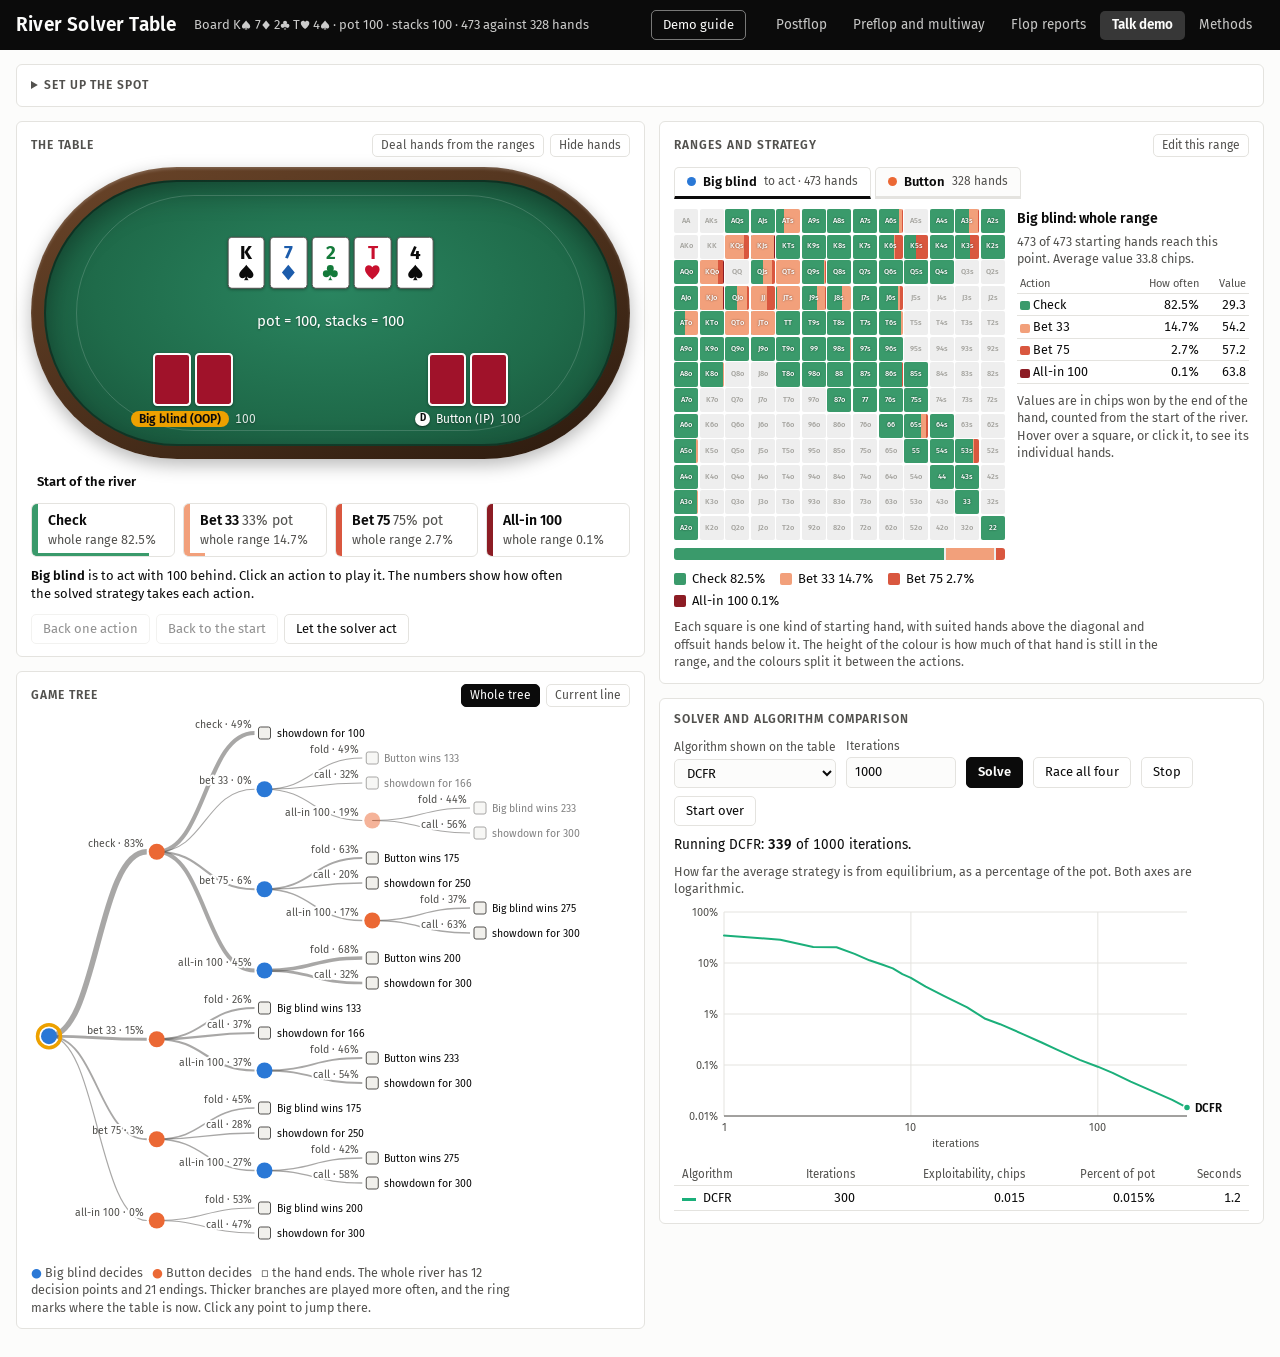
<file: docs/demo.html>
<!doctype html>
<html lang="en">
<head>
<meta charset="utf-8">
<meta name="viewport" content="width=device-width, initial-scale=1, viewport-fit=cover">
<title>River Solver Table</title>
<link rel="stylesheet" href="https://fonts.googleapis.com/css2?family=Fira+Sans:wght@400;500;600;700&display=swap">
<style>body{margin:0}</style>
<style>.nav{display:flex;flex-wrap:wrap;gap:2px;margin-left:auto}.nav a{color:var(--bar-fg);text-decoration:none;font-size:13.5px;padding:5px 12px;border-radius:5px;opacity:.78}.nav a:hover{opacity:1;background:rgba(252,252,251,.12)}.nav a[aria-current=page]{opacity:1;background:rgba(252,252,251,.18);font-weight:600}</style>
</head>
<body>
<style>
/* Layout: a solver workbench. Left column is the table and the game tree, right column is the range grid and the solver. */
:root {
  --paper: #FCFCFB; --panel: #FFFFFF; --ink: #0B0B0B; --ink2: #52514E; --line: #E4E3DF; --soft: #F1F0EC;
  --bar: #0B0B0B; --bar-fg: #FCFCFB;
  --felt: #1F6B4A; --felt-hi: #2A8560; --felt-lo: #164E36; --rail: #4A2F1B; --rail-hi: #6B4529; --felt-fg: #FFFFFF;
  --card: #FFFFFF; --card-edge: #52514E; --back: #A0122A;
  --s-s: #0B0B0B; --s-h: #C8102E; --s-d: #1C5CAB; --s-c: #147A3A;
  --p0: #2A78D6; --p1: #EB6834;
  --a-fold: #4A78B5; --a-pass: #3A9A6B; --a-b1: #F2A07B; --a-b2: #D9573F; --a-b3: #8C1C24;
  --c-cfr: #2A78D6; --c-cfrp: #EB6834; --c-dcfr: #1BAF7A; --c-pcfr: #EDA100;
  --empty: #EEEEEE; --empty-fg: #A3A29D; --focus: #EDA100;
  --font: "Fira Sans", "Segoe UI", system-ui, -apple-system, "Helvetica Neue", Arial, sans-serif;
  --mono: "Fira Mono", ui-monospace, "SF Mono", Menlo, Consolas, monospace;
}
@media (prefers-color-scheme: dark) {
  :root:not([data-theme="light"]) {
    --paper: #121413; --panel: #1A1D1B; --ink: #ECEBE7; --ink2: #A9A8A2; --line: #2E322F; --soft: #222624;
    --bar: #050606; --bar-fg: #FCFCFB; --card: #FDFDFC; --card-edge: #0B0B0B;
    --empty: #262A28; --empty-fg: #6F746F; --p0: #5B9BE6; --p1: #F0854F; color-scheme: dark;
  }
}
:root[data-theme="dark"] {
  --paper: #121413; --panel: #1A1D1B; --ink: #ECEBE7; --ink2: #A9A8A2; --line: #2E322F; --soft: #222624;
  --bar: #050606; --bar-fg: #FCFCFB; --card: #FDFDFC; --card-edge: #0B0B0B;
  --empty: #262A28; --empty-fg: #6F746F; --p0: #5B9BE6; --p1: #F0854F; color-scheme: dark;
}
html, body { background: var(--paper); }
body { color: var(--ink); font-family: var(--font); font-size: 14px; line-height: 1.4; }
* { box-sizing: border-box; }
[hidden] { display: none !important; }
.su { width: .78em; height: .78em; fill: currentColor; display: inline-block; vertical-align: -.06em; }
.pcard .su { width: 1em; height: 1em; vertical-align: 0; display: block; }
button, input, select, textarea { font: inherit; color: inherit; }
button { cursor: pointer; }
:focus-visible { outline: 2px solid var(--focus); outline-offset: 2px; }
.num { font-variant-numeric: tabular-nums; }

/* header bar, as the frame title of the slides */
.top { background: var(--bar); color: var(--bar-fg); }
.top-in { max-width: 1560px; margin: 0 auto; padding-block: 10px; padding-left: max(16px, env(safe-area-inset-left, 0px)); padding-right: max(16px, env(safe-area-inset-right, 0px));
  display: flex; flex-wrap: wrap; align-items: center; gap: 10px 18px; }
.top h1 { font-size: 19px; font-weight: 600; margin: 0; letter-spacing: .01em; }
.top .spot { font-size: 13px; opacity: .8; flex: 1 1 200px; min-width: 0; }
.top .btn { background: transparent; color: var(--bar-fg); border: 1px solid rgba(252,252,251,.45); }
.top .btn:hover { background: rgba(252,252,251,.14); }
.wrap { max-width: 1560px; margin: 0 auto; padding-block: 14px 28px; padding-left: max(16px, env(safe-area-inset-left, 0px)); padding-right: max(16px, env(safe-area-inset-right, 0px)); display: flex; flex-direction: column; gap: 14px; }
.cols { display: grid; grid-template-columns: minmax(0, 1.04fr) minmax(0, 1fr); gap: 14px; align-items: start; }
.col { display: flex; flex-direction: column; gap: 14px; min-width: 0; }
@media (max-width: 1020px) { .cols { grid-template-columns: minmax(0, 1fr); } }
.panel { background: var(--panel); border: 1px solid var(--line); border-radius: 6px; padding: 12px 14px; min-width: 0; }
.panel > h2 { font-size: 12px; font-weight: 600; letter-spacing: .08em; text-transform: uppercase; color: var(--ink2); margin: 0 0 10px; display: flex; flex-wrap: wrap; gap: 6px 12px; align-items: center; justify-content: space-between; }
.panel > h2 .h2r { display: flex; flex-wrap: wrap; gap: 6px; align-items: center; text-transform: none; letter-spacing: 0; font-weight: 400; }
.btn { border: 1px solid var(--line); background: var(--panel); border-radius: 5px; padding: 5px 11px; font-size: 13px; }
.btn:hover { background: var(--soft); }
.btn.primary { background: var(--ink); color: var(--paper); border-color: var(--ink); font-weight: 600; }
.btn.primary:hover { opacity: .86; background: var(--ink); }
.btn.small { padding: 2px 8px; font-size: 12px; }
.btn[aria-pressed="true"] { background: var(--ink); color: var(--paper); border-color: var(--ink); }
.btn:disabled { opacity: .45; cursor: default; }
label.f { display: flex; flex-direction: column; gap: 3px; font-size: 12px; color: var(--ink2); }
label.f input, label.f select, .inp { border: 1px solid var(--line); background: var(--paper); border-radius: 5px; padding: 5px 8px; font-size: 13px; color: var(--ink); min-width: 0; }
.muted { color: var(--ink2); }
.hint { font-size: 12.5px; color: var(--ink2); margin: 8px 0 0; max-width: 70ch; }

/* setup */
.setup summary { cursor: pointer; font-size: 12px; font-weight: 600; letter-spacing: .08em; text-transform: uppercase; color: var(--ink2); }
.setup[open] summary { margin-bottom: 12px; }
.setup-grid { display: grid; grid-template-columns: repeat(auto-fit, minmax(150px, 1fr)); gap: 10px 14px; align-items: end; }
.setup-row { display: flex; flex-wrap: wrap; gap: 8px; margin-top: 12px; align-items: center; }

/* the table: the green felt of slide 4, drawn as a real table with a rail */
.table-wrap { width: 100%; --cw: clamp(30px, 6.3cqw, 54px); container-type: inline-size; }
.rail { aspect-ratio: 2.05 / 1; border-radius: 999px; padding: clamp(8px, 2.2cqw, 18px);
  background: linear-gradient(160deg, var(--rail-hi), var(--rail) 55%, #2B1A0E); box-shadow: 0 6px 18px rgba(0,0,0,.28), inset 0 2px 3px rgba(255,255,255,.18); }
.felt { position: relative; width: 100%; height: 100%; border-radius: 999px; color: var(--felt-fg);
  background: radial-gradient(ellipse at 50% 42%, var(--felt-hi), var(--felt) 58%, var(--felt-lo)); box-shadow: inset 0 0 0 2px rgba(0,0,0,.35), inset 0 10px 28px rgba(0,0,0,.35); }
.felt::before { content: ""; position: absolute; inset: 5.5%; border-radius: 999px; border: 1.5px solid rgba(255,255,255,.16); pointer-events: none; }
.board { position: absolute; left: 50%; top: 31%; transform: translate(-50%, -50%); display: flex; gap: calc(var(--cw) * .12); }
.potline { position: absolute; left: 50%; top: 53%; transform: translate(-50%, -50%); font-size: clamp(11px, 2.5cqw, 17px); white-space: nowrap; text-align: center; text-shadow: 0 1px 2px rgba(0,0,0,.4); }
.result { position: absolute; left: 50%; top: 9.5%; transform: translate(-50%, -50%); font-size: clamp(10px, 2.1cqw, 14px); font-weight: 600; background: rgba(0,0,0,.45); padding: 2px 12px; border-radius: 99px; white-space: nowrap; }
.seat { position: absolute; bottom: 7%; display: flex; flex-direction: column; align-items: center; gap: 3px; width: 34%; }
.seat0 { left: 9%; } .seat1 { right: 9%; }
.hole { display: flex; gap: calc(var(--cw) * .1); cursor: pointer; border-radius: 6px; padding: 2px; background: none; border: 0; }
.hole:hover { background: rgba(255,255,255,.14); }
.seat .lbl { font-size: clamp(9.5px, 2cqw, 13.5px); white-space: nowrap; text-shadow: 0 1px 2px rgba(0,0,0,.4); display: flex; gap: 6px; align-items: center; }
.seat .stack { opacity: .85; font-variant-numeric: tabular-nums; }
.seat.acting .lbl .nm { background: var(--focus); color: #0B0B0B; border-radius: 99px; padding: 0 8px; text-shadow: none; font-weight: 600; }
.dealer { width: 1.5em; height: 1.5em; border-radius: 50%; background: #FDFDFC; color: #0B0B0B; font-size: .8em; font-weight: 700; display: inline-flex; align-items: center; justify-content: center; text-shadow: none; box-shadow: 0 1px 2px rgba(0,0,0,.5); }
.wager { position: absolute; top: 31%; transform: translateY(-50%); width: 21%; flex-direction: column; justify-content: center; font-size: clamp(9.5px, 2cqw, 13.5px); display: flex; align-items: center; gap: 5px; white-space: nowrap; }
.wager0 { left: 6%; } .wager1 { right: 6%; }
.wager > span { display: inline-flex; align-items: center; gap: 4px; }
@container (max-width: 560px) { .rail { aspect-ratio: 1.5 / 1; } .board { top: 26%; } .potline { top: 47%; } .wager { top: 26%; width: 17%; left: 2%; } .wager1 { left: auto; right: 2%; } .seat0 { left: 5%; } .seat1 { right: 5%; } .seat { width: 42%; } }
.chip { width: 1.15em; height: 1.15em; border-radius: 50%; background: var(--focus); border: 2px dashed rgba(255,255,255,.9); box-shadow: 0 1px 2px rgba(0,0,0,.5); display: inline-block; }
.said { background: rgba(0,0,0,.5); border-radius: 99px; padding: 1px 9px; font-weight: 600; }
.pcard { width: var(--cw); height: calc(var(--cw) * 1.39); border-radius: calc(var(--cw) * .11); background: var(--card); border: 1px solid var(--card-edge);
  display: inline-flex; flex-direction: column; align-items: center; justify-content: center; font-weight: 700; line-height: 1; padding: 0; box-shadow: 0 1px 3px rgba(0,0,0,.35); font-family: var(--font); }
.pcard .r { font-size: calc(var(--cw) * .5); } .pcard .u { font-size: calc(var(--cw) * .46); margin-top: calc(var(--cw) * .02); }
button.pcard:hover { transform: translateY(-2px); }
.pcard.back { background: var(--back); border: 2px solid #FDFDFC; }
.pcard.sm { --cw: 24px; box-shadow: none; }
.c-s { color: var(--s-s); } .c-h { color: var(--s-h); } .c-d { color: var(--s-d); } .c-c { color: var(--s-c); }
.pcard.c-s, .pcard.c-h, .pcard.c-d, .pcard.c-c { background: var(--card); }
.pcard.c-s { color: #0B0B0B; } .pcard.c-h { color: #C8102E; } .pcard.c-d { color: #1C5CAB; } .pcard.c-c { color: #147A3A; }

/* line and actions */
.crumbs { display: flex; flex-wrap: wrap; gap: 4px 2px; align-items: center; margin-top: 12px; font-size: 13px; }
.crumbs button { border: 0; background: none; padding: 2px 6px; border-radius: 4px; color: var(--ink2); }
.crumbs button:hover { background: var(--soft); color: var(--ink); }
.crumbs button.cur { color: var(--ink); font-weight: 600; }
.crumbs .sep { color: var(--ink2); }
.actions { display: flex; flex-wrap: wrap; gap: 8px; margin-top: 10px; }
.act { flex: 1 1 108px; min-width: 0; border: 1px solid var(--line); background: var(--panel); border-radius: 6px; padding: 7px 10px 8px; text-align: left; position: relative; overflow: hidden; }
.act:hover { border-color: var(--ink2); }
.act .sw { position: absolute; left: 0; top: 0; bottom: 0; width: 6px; }
.act .nm { font-weight: 600; padding-left: 6px; display: block; }
.act .fq { padding-left: 6px; font-size: 12.5px; color: var(--ink2); display: block; font-variant-numeric: tabular-nums; }
.act .meter { position: absolute; left: 0; bottom: 0; height: 3px; }
.undernote { font-size: 13px; margin: 10px 0 0; max-width: 78ch; }
.undernote b { font-weight: 600; }
.rowbtns { display: flex; flex-wrap: wrap; gap: 6px; margin-top: 10px; }

/* range grid */
.tabs { display: flex; flex-wrap: wrap; gap: 4px; }
.tab { border: 1px solid var(--line); border-bottom-width: 3px; background: var(--paper); padding: 5px 12px; border-radius: 5px 5px 0 0; font-size: 13px; font-weight: 600; display: flex; gap: 7px; align-items: center; }
.tab .dot { width: 9px; height: 9px; border-radius: 50%; }
.tab[aria-selected="true"] { background: var(--panel); border-bottom-color: var(--ink); }
.tab .sub { font-weight: 400; color: var(--ink2); font-size: 12px; }
.gridbox { display: grid; grid-template-columns: minmax(0, 1fr) minmax(170px, 232px); gap: 12px; margin-top: 10px; align-items: start; }
@media (max-width: 620px) { .gridbox { grid-template-columns: minmax(0, 1fr); } }
.grid { display: grid; grid-template-columns: repeat(13, minmax(0, 1fr)); gap: 1.5px; container-type: inline-size; user-select: none; touch-action: manipulation; }
.cell { position: relative; aspect-ratio: 1; background: var(--empty); overflow: hidden; border-radius: 2px; }
.cell .fill { position: absolute; left: 0; right: 0; bottom: 0; display: flex; }
.cell .fill i { display: block; height: 100%; }
.cell .t { position: absolute; inset: 0; display: flex; align-items: center; justify-content: center; font-size: clamp(6.5px, 2.25cqw, 12.5px); font-weight: 500; color: var(--empty-fg); pointer-events: none; }
.cell.on .t { color: #FFFFFF; text-shadow: 0 0 2px rgba(0,0,0,.55); }
.cell.sel { outline: 2.5px solid var(--focus); outline-offset: -1px; z-index: 2; }
.cell.hl { outline: 2.5px solid var(--ink); outline-offset: -1px; z-index: 2; }
.grid.edit .cell { cursor: crosshair; }
.legend { display: flex; flex-wrap: wrap; gap: 4px 14px; margin-top: 10px; font-size: 13px; }
.legend span { display: inline-flex; align-items: center; gap: 6px; font-variant-numeric: tabular-nums; }
.legend i { width: 12px; height: 12px; border-radius: 2px; display: inline-block; }
.rangebar { display: flex; height: 12px; border-radius: 3px; overflow: hidden; margin-top: 8px; background: var(--empty); gap: 2px; }
.rangebar i { display: block; height: 100%; }
.detail { font-size: 12.5px; min-width: 0; }
.detail h3 { font-size: 14px; margin: 0 0 4px; font-weight: 600; }
.detail table { border-collapse: collapse; width: 100%; font-variant-numeric: tabular-nums; }
.detail td, .detail th { padding: 2px 3px; text-align: right; border-bottom: 1px solid var(--line); font-weight: 400; white-space: nowrap; }
.detail th { color: var(--ink2); font-size: 11px; }
.detail td:first-child, .detail th:first-child { text-align: left; }
.detail tr.hrow { cursor: pointer; } .detail tr.hrow:hover td { background: var(--soft); }
.detail .mini { display: inline-flex; width: 46px; height: 9px; border-radius: 2px; overflow: hidden; vertical-align: middle; background: var(--empty); }
.detail .mini i { display: block; height: 100%; }
.editbar { display: flex; flex-wrap: wrap; gap: 6px; align-items: center; margin-top: 10px; }
.editbar textarea { flex: 1 1 100%; min-height: 54px; border: 1px solid var(--line); border-radius: 5px; background: var(--paper); padding: 6px 8px; font-family: var(--mono); font-size: 12px; resize: vertical; }

/* tree and chart */
.treebox { overflow-x: auto; }
.treebox svg { display: block; margin: 0 auto; }
.tree text { font-family: var(--font); }
.tree .edge { stroke: var(--ink2); fill: none; opacity: .5; }
.tree .edge.on { stroke: var(--ink); opacity: 1; }
.tree .elab { font-size: 10.5px; fill: var(--ink2); paint-order: stroke; stroke: var(--panel); stroke-width: 4px; stroke-linejoin: round; }
.tree .elab.on { fill: var(--ink); font-weight: 600; }
.tree .nd { cursor: pointer; }
.tree .nd text { font-size: 9.5px; font-weight: 700; fill: #FFFFFF; pointer-events: none; }
.tree .nd.leaf rect { fill: var(--soft); stroke: var(--ink2); }
.tree .nd.leaf text { fill: var(--ink); font-weight: 600; }
.tree .nd.cur .ring { stroke: var(--focus); stroke-width: 3.5; fill: none; }
.tree .nd.off { opacity: .5; }
.solvebar { display: flex; flex-wrap: wrap; gap: 8px 10px; align-items: end; }
.status { margin: 10px 0 0; font-size: 13.5px; font-variant-numeric: tabular-nums; }
.status b { font-weight: 600; }
.chartbox { margin-top: 8px; position: relative; }
.chart text { font-family: var(--font); font-size: 11px; fill: var(--ink2); }
.chart .gl { stroke: var(--line); stroke-width: 1; }
.chart .ax { stroke: var(--ink2); stroke-width: 1; }
.chart .ser { fill: none; stroke-width: 2; stroke-linejoin: round; stroke-linecap: round; }
.chart .endlab { font-size: 11.5px; font-weight: 600; fill: var(--ink); }
.tip { position: absolute; pointer-events: none; background: var(--panel); border: 1px solid var(--line); border-radius: 5px; padding: 6px 9px; font-size: 12px; box-shadow: 0 4px 14px rgba(0,0,0,.18); white-space: nowrap; z-index: 5; font-variant-numeric: tabular-nums; }
.tip i { display: inline-block; width: 10px; height: 3px; margin-right: 6px; vertical-align: middle; }
.racetab { border-collapse: collapse; font-size: 12.5px; font-variant-numeric: tabular-nums; margin-top: 8px; width: 100%; }
.racetab td, .racetab th { padding: 3px 8px; border-bottom: 1px solid var(--line); text-align: right; font-weight: 400; }
.racetab th { color: var(--ink2); font-size: 11.5px; }
.racetab td:first-child, .racetab th:first-child { text-align: left; }
.racetab i { display: inline-block; width: 14px; height: 3px; margin-right: 7px; vertical-align: middle; }

/* card picker and guide */
.pop { position: fixed; inset: 0; background: rgba(0,0,0,.4); display: flex; align-items: center; justify-content: center; z-index: 50; padding: 16px; }
.pop .box { background: var(--panel); border-radius: 8px; padding: 16px; max-width: 100%; box-shadow: 0 12px 40px rgba(0,0,0,.4); border: 1px solid var(--line); }
.pop h3 { margin: 0 0 10px; font-size: 15px; }
.pick { display: grid; grid-template-columns: repeat(13, minmax(0, 1fr)); gap: 4px; --cw: clamp(19px, 5.6vw, 36px); }
.pick .pcard:disabled { opacity: .18; cursor: default; transform: none; }
.pick .pcard.chosen { outline: 3px solid var(--focus); }
.guide { position: fixed; top: 0; right: 0; bottom: 0; width: min(420px, 100%); background: var(--panel); border-left: 1px solid var(--line); box-shadow: -8px 0 30px rgba(0,0,0,.25); z-index: 40; display: flex; flex-direction: column;
  padding-top: env(safe-area-inset-top, 0px); padding-bottom: env(safe-area-inset-bottom, 0px); padding-right: env(safe-area-inset-right, 0px); }
.guide header { display: flex; justify-content: space-between; align-items: center; padding: 12px 16px; border-bottom: 1px solid var(--line); }
.guide header h2 { margin: 0; font-size: 16px; }
.guide ol { list-style: none; margin: 0; padding: 8px 16px 20px; overflow-y: auto; display: flex; flex-direction: column; gap: 10px; }
.guide li { border: 1px solid var(--line); border-radius: 6px; padding: 10px 12px; }
.guide li.done { border-color: var(--a-pass); }
.guide li h3 { margin: 0 0 4px; font-size: 14px; display: flex; gap: 8px; align-items: baseline; }
.guide li h3 .n { color: var(--ink2); font-weight: 400; font-variant-numeric: tabular-nums; }
.guide li p { margin: 0 0 8px; font-size: 13px; color: var(--ink2); }
@media (prefers-reduced-motion: no-preference) { button.pcard { transition: transform .08s; } }
</style>
<div class="top"><div class="top-in">
  <h1>River Solver Table</h1>
  <div class="spot" id="spotline"></div>
  <button class="btn" id="btnGuide" type="button">Demo guide</button><nav class="nav" aria-label="Pages"><a href="index.html">Postflop</a><a href="preflop.html">Preflop and multiway</a><a href="reports.html">Flop reports</a><a href="demo.html" aria-current="page">Talk demo</a><a href="methods.html">Methods</a></nav>
</div></div>

<div class="wrap">
  <details class="panel setup" id="setup">
    <summary>Set up the spot</summary>
    <div class="setup-grid">
      <label class="f">Name of the first player to act<input id="name0" autocomplete="off"></label>
      <label class="f">Name of the player in position<input id="name1" autocomplete="off"></label>
      <label class="f">Pot at the start of the river<input id="pot" type="number" min="1" step="1"></label>
      <label class="f">Stack behind for each player<input id="stack" type="number" min="1" step="1"></label>
      <label class="f">First player's bet sizes, percent of pot<input id="bets0" autocomplete="off"></label>
      <label class="f">In-position bet sizes, percent of pot<input id="bets1" autocomplete="off"></label>
      <label class="f">Raise sizes, percent of pot<input id="raises" autocomplete="off"></label>
      <label class="f">Most bets and raises in a line<select id="maxRaises"><option>1</option><option>2</option><option>3</option></select></label>
    </div>
    <div class="setup-row">
      <button class="btn" id="btnTalk" type="button">Load the talk example</button>
      <button class="btn" id="btnRandomBoard" type="button">Random board</button>
      <button class="btn" id="btnSwap" type="button">Swap the two seats</button>
      <span class="muted">An all-in is always allowed. Click a board card on the table to change it.</span>
    </div>
  </details>

  <div class="cols">
    <div class="col">
      <section class="panel">
        <h2>The table <span class="h2r"><button class="btn small" id="btnDeal" type="button">Deal hands from the ranges</button><button class="btn small" id="btnHide" type="button">Hide hands</button></span></h2>
        <div class="table-wrap"><div class="rail"><div class="felt">
          <div class="result" id="result" hidden></div>
          <div class="board" id="board"></div>
          <div class="potline" id="potline"></div>
          <div class="wager wager0" id="wager0"></div>
          <div class="wager wager1" id="wager1"></div>
          <div class="seat seat0" id="seat0"></div>
          <div class="seat seat1" id="seat1"></div>
        </div></div></div>
        <div class="crumbs" id="crumbs"></div>
        <div class="actions" id="actions"></div>
        <p class="undernote" id="undernote"></p>
        <div class="rowbtns">
          <button class="btn" id="btnBack" type="button">Back one action</button>
          <button class="btn" id="btnRestart" type="button">Back to the start</button>
          <button class="btn" id="btnSample" type="button">Let the solver act</button>
        </div>
      </section>
      <section class="panel">
        <h2>Game tree <span class="h2r"><button class="btn small" id="btnTreeAll" type="button" aria-pressed="true">Whole tree</button><button class="btn small" id="btnTreeLine" type="button" aria-pressed="false">Current line</button></span></h2>
        <div class="treebox" id="treebox"></div>
        <p class="hint" id="treehint"></p>
      </section>
    </div>

    <div class="col">
      <section class="panel">
        <h2>Ranges and strategy <span class="h2r"><button class="btn small" id="btnEdit" type="button" aria-pressed="false">Edit this range</button></span></h2>
        <div class="tabs" role="tablist" id="tabs"></div>
        <div class="editbar" id="editbar" hidden>
          <span class="muted">Paint with weight</span>
          <span id="brushes"></span>
          <select class="inp" id="preset" aria-label="Range preset"></select>
          <button class="btn small" id="btnClear" type="button">Clear</button>
          <textarea id="rangeText" spellcheck="false" aria-label="Range in standard notation"></textarea>
          <button class="btn small" id="btnApplyText" type="button">Apply the text</button>
          <span class="muted" id="rangeCount"></span>
        </div>
        <div class="gridbox">
          <div>
            <div class="grid" id="grid"></div>
            <div class="rangebar" id="rangebar"></div>
            <div class="legend" id="legend"></div>
          </div>
          <div class="detail" id="detail"></div>
        </div>
        <p class="hint" id="gridhint"></p>
      </section>
      <section class="panel">
        <h2>Solver and algorithm comparison</h2>
        <div class="solvebar">
          <label class="f">Algorithm shown on the table<select id="algo"></select></label>
          <label class="f">Iterations<input id="target" type="number" min="10" step="10" style="width:110px"></label>
          <button class="btn primary" id="btnSolve" type="button">Solve</button>
          <button class="btn" id="btnRace" type="button">Race all four</button>
          <button class="btn" id="btnStop" type="button">Stop</button>
          <button class="btn" id="btnReset" type="button">Start over</button>
        </div>
        <p class="status" id="status"></p>
        <div class="chartbox" id="chartbox"></div>
        <table class="racetab" id="racetab"></table>
      </section>
    </div>
  </div>
</div>

<div class="pop" id="pop" hidden><div class="box"><h3 id="popTitle"></h3><div class="pick" id="pick"></div>
  <div class="setup-row"><button class="btn" id="popRandom" type="button" hidden>Random hand from the range</button><button class="btn" id="popCancel" type="button">Cancel</button></div></div></div>

<aside class="guide" id="guide" hidden>
  <header><h2>Demo guide</h2><button class="btn small" id="btnGuideClose" type="button">Close</button></header>
  <ol id="guideList"></ol>
</aside>

<script>
/* River solver core: range-vectorised CFR, CFR+, DCFR and PCFR+ on the public betting tree.
   Terminal values use the sorted prefix-sum evaluation with card-removal correction, O(n) per leaf.
   Pure functions, no DOM. Works in the browser and in node (for tests). */
(function (root) {
  'use strict';
  const RANKS = '23456789TJQKA', SUITS = 'cdhs';
  const cardOf = s => RANKS.indexOf(s[0]) * 4 + SUITS.indexOf(s[1]);
  const cardStr = c => RANKS[c >> 2] + SUITS[c & 3];

  // ---- seven-card evaluator: larger value = stronger hand ----
  function eval7(cards) {
    const rc = new Int8Array(13), sc = new Int8Array(4);
    for (const c of cards) { rc[c >> 2]++; sc[c & 3]++; }
    let flushSuit = -1;
    for (let s = 0; s < 4; s++) if (sc[s] >= 5) flushSuit = s;
    const straightHigh = mask => {
      for (let hi = 12; hi >= 4; hi--) if (((mask >> (hi - 4)) & 31) === 31) return hi;
      return (mask & 0x100F) === 0x100F ? 3 : -1;           // wheel A-2-3-4-5
    };
    const pack = (cat, ks) => { let v = cat; for (let i = 0; i < 5; i++) v = v * 13 + (ks[i] || 0); return v; };
    let rmask = 0; for (let r = 0; r < 13; r++) if (rc[r]) rmask |= 1 << r;
    if (flushSuit >= 0) {
      let fm = 0; for (const c of cards) if ((c & 3) === flushSuit) fm |= 1 << (c >> 2);
      const sh = straightHigh(fm);
      if (sh >= 0) return pack(8, [sh]);
      const ks = []; for (let r = 12; r >= 0 && ks.length < 5; r--) if (fm >> r & 1) ks.push(r);
      var flushVal = pack(5, ks);
    }
    const quads = [], trips = [], pairs = [], singles = [];
    for (let r = 12; r >= 0; r--) {
      if (rc[r] === 4) quads.push(r); else if (rc[r] === 3) trips.push(r);
      else if (rc[r] === 2) pairs.push(r); else if (rc[r] === 1) singles.push(r);
    }
    if (quads.length) {
      let k = -1; for (let r = 12; r >= 0; r--) if (rc[r] && r !== quads[0]) { k = r; break; }
      return pack(7, [quads[0], k]);
    }
    if (trips.length && (trips.length > 1 || pairs.length)) {
      const p = trips.length > 1 ? Math.max(trips[1], pairs.length ? pairs[0] : -1) : pairs[0];
      return pack(6, [trips[0], p]);
    }
    if (flushSuit >= 0) return flushVal;
    const sh = straightHigh(rmask);
    if (sh >= 0) return pack(4, [sh]);
    if (trips.length) return pack(3, [trips[0], singles[0], singles[1]]);
    if (pairs.length >= 2) {
      let k = -1; for (let r = 12; r >= 0; r--) if (rc[r] && r !== pairs[0] && r !== pairs[1]) { k = r; break; }
      return pack(2, [pairs[0], pairs[1], k]);
    }
    if (pairs.length) return pack(1, [pairs[0], singles[0], singles[1], singles[2]]);
    return pack(0, singles.slice(0, 5));
  }
  const CATEGORY = ['high card', 'pair', 'two pair', 'three of a kind', 'straight', 'flush', 'full house', 'four of a kind', 'straight flush'];
  const categoryOf = v => CATEGORY[Math.floor(v / 371293)];

  // ---- hand classes (the 13 x 13 grid): row i, column j, ranks descending from A ----
  function classOf(a, b) {            // cards a, b
    let r1 = a >> 2, r2 = b >> 2;
    if (r1 < r2) { const t = r1; r1 = r2; r2 = t; }
    const i = 12 - r1, j = 12 - r2;   // i <= j
    if (r1 === r2) return i * 13 + i;
    return (a & 3) === (b & 3) ? i * 13 + j : j * 13 + i;
  }
  function className(k) {
    const i = Math.floor(k / 13), j = k % 13, R = i => RANKS[12 - i];
    if (i === j) return R(i) + R(i);
    return i < j ? R(i) + R(j) + 's' : R(j) + R(i) + 'o';
  }
  /* Range notation: "22+, A2s+, KTo+, 98s, -QQ+"; optional weight "AKs:0.5". Returns Float64Array(169). */
  function parseRange(spec) {
    const w = new Float64Array(169);
    const idx = (hi, lo, kind) => kind === 'p' ? (12 - hi) * 13 + (12 - hi) : kind === 's' ? (12 - hi) * 13 + (12 - lo) : (12 - lo) * 13 + (12 - hi);
    for (let tok of spec.split(',')) {
      tok = tok.trim(); if (!tok) continue;
      let val = 1;
      const neg = tok[0] === '-'; if (neg) tok = tok.slice(1);
      const colon = tok.indexOf(':'); if (colon >= 0) { val = Math.max(0, Math.min(1, parseFloat(tok.slice(colon + 1)) || 0)); tok = tok.slice(0, colon); }
      const plus = tok.endsWith('+'); if (plus) tok = tok.slice(0, -1);
      tok = tok[0].toUpperCase() + (tok[1] || '').toUpperCase() + (tok[2] || '').toLowerCase();
      const hi = RANKS.indexOf(tok[0]), lo = RANKS.indexOf(tok[1]);
      if (hi < 0 || lo < 0) continue;
      const set = k => { w[k] = neg ? 0 : val; };
      if (tok.length === 2 && hi === lo) { for (let r = hi; r <= (plus ? 12 : hi); r++) set(idx(r, r, 'p')); }
      else {
        const H = Math.max(hi, lo), L = Math.min(hi, lo); if (H === L) continue;
        const kinds = tok[2] === 's' ? ['s'] : tok[2] === 'o' ? ['o'] : ['s', 'o'];
        for (const kind of kinds) for (let r = L; r <= (plus ? H - 1 : L); r++) set(idx(H, r, kind));
      }
    }
    return w;
  }
  function rangeToString(w) {
    const out = [];
    for (let k = 0; k < 169; k++) if (w[k] > 0) out.push(className(k) + (w[k] < 0.999 ? ':' + (+w[k].toFixed(2)) : ''));
    return out.join(',');
  }

  // ---- game construction ----
  /* cfg: { board:[5 cards], pot, stack, bets:[[fractions of pot] for OOP, [..] for IP], raises:[fractions], maxRaises,
            weights:[Float64Array(169), Float64Array(169)] } */
  function createGame(cfg) {
    const board = cfg.board.slice(), used = new Set(board);
    const ca = [], cb = [];
    for (let a = 0; a < 52; a++) if (!used.has(a)) for (let b = a + 1; b < 52; b++) if (!used.has(b)) { ca.push(a); cb.push(b); }
    const N = ca.length;
    const key = new Float64Array(N), cls = new Int16Array(N);
    for (let i = 0; i < N; i++) { key[i] = eval7([ca[i], cb[i], ...board]); cls[i] = classOf(ca[i], cb[i]); }
    const order = Array.from({ length: N }, (_, i) => i).sort((x, y) => key[x] - key[y]);
    const groupEnd = new Int32Array(N);            // for position k in order: end (exclusive) of its equal-strength group
    for (let k = 0; k < N;) { let e = k; while (e < N && key[order[e]] === key[order[k]]) e++; for (let q = k; q < e; q++) groupEnd[q] = e; k = e; }
    const w = [new Float64Array(N), new Float64Array(N)];
    for (let p = 0; p < 2; p++) for (let i = 0; i < N; i++) w[p][i] = cfg.weights[p][cls[i]];
    const g = { cfg, board, N, ca: Int8Array.from(ca), cb: Int8Array.from(cb), key, cls, order: Int32Array.from(order), groupEnd, w,
                pot: cfg.pot, stack: cfg.stack, nodes: [], decisions: [] };
    // betting tree
    const pot = cfg.pot, stack = cfg.stack;
    const mk = o => { o.id = g.nodes.length; o.val = new Float64Array(N); o.rbuf = new Float64Array(N); g.nodes.push(o); return o; };
    function build(player, contrib, nRaises, facing, parent, depth) {
      const other = 1 - player;
      const node = mk({ type: 'd', player, contrib: contrib.slice(), actions: [], children: [], parent, depth, facing });
      const add = (label, kind, amount, child) => { child.parent = node; child.pa = node.actions.length; child.depth = depth + 1; node.actions.push({ label, kind, amount }); node.children.push(child); };
      if (facing) {
        const gain0 = player === 1 ? (pot / 2 + contrib[1]) : -(pot / 2 + contrib[0]);
        add('fold', 'fold', 0, mk({ type: 'fold', amount: gain0, folder: player, contrib: contrib.slice() }));
        const c = Math.max(contrib[0], contrib[1]);
        add('call', 'call', c - contrib[player], mk({ type: 'sd', amount: pot / 2 + c, contrib: [c, c] }));
        if (nRaises < cfg.maxRaises && contrib[other] < stack) {
          const cur = pot + 2 * contrib[other];
          const sizes = [...new Set(cfg.raises.map(f => Math.min(contrib[other] + f * cur, stack)).concat([stack]))].sort((x, y) => x - y);
          for (const s of sizes) {
            if (s <= contrib[other] + 1e-9) continue;
            const nc = contrib.slice(); nc[player] = s;
            add(s >= stack ? 'allin' : 'raise', s >= stack ? 'allin' : 'raise', s, build(other, nc, nRaises + 1, true, node, depth + 1));
            node.actions[node.actions.length - 1].frac = (s - contrib[other]) / cur;
          }
        }
      } else {
        if (player === 0) add('check', 'check', 0, build(other, contrib, nRaises, false, node, depth + 1));
        else add('check', 'check', 0, mk({ type: 'sd', amount: pot / 2, contrib: contrib.slice() }));
        const sizes = [...new Set(cfg.bets[player].map(f => Math.min(f * pot, stack)).concat([stack]))].sort((x, y) => x - y);
        for (const s of sizes) {
          if (s <= 1e-9) continue;
          const nc = contrib.slice(); nc[player] = s;
          add(s >= stack ? 'allin' : 'bet', s >= stack ? 'allin' : 'bet', s, build(other, nc, nRaises + 1, true, node, depth + 1));
          node.actions[node.actions.length - 1].frac = s / pot;
        }
      }
      return node;
    }
    g.root = build(0, [0, 0], 0, false, null, 0);
    g.decisions = g.nodes.filter(n => n.type === 'd');
    g.decisions.forEach((n, k) => { n.di = k; n.na = n.actions.length; });
    // deal weight Z = sum_ij w0_i w1_j [no shared card]
    const t = new Float64Array(N); foldEval(g, w[1], t);
    let Z = 0; for (let i = 0; i < N; i++) Z += w[0][i] * t[i];
    g.Z = Z;
    g.nLive = [0, 1].map(p => w[p].reduce((s, x) => s + (x > 0 ? 1 : 0), 0));
    return g;
  }

  // out[i] = sum_j w[j] [hands i, j share no card]
  const cardSum = new Float64Array(52);
  function foldEval(g, w, out) {
    const N = g.N, ca = g.ca, cb = g.cb; let tot = 0; cardSum.fill(0);
    for (let j = 0; j < N; j++) { const x = w[j]; if (x !== 0) { tot += x; cardSum[ca[j]] += x; cardSum[cb[j]] += x; } }
    for (let i = 0; i < N; i++) out[i] = tot - cardSum[ca[i]] - cardSum[cb[i]] + w[i];
  }
  // out[i] = sum_j w[j] [no shared card] sign(strength_i - strength_j): one ascending and one descending sweep
  function showdownEval(g, w, out) {
    const N = g.N, ca = g.ca, cb = g.cb, ord = g.order, ge = g.groupEnd;
    let cum = 0; cardSum.fill(0);
    for (let k = 0; k < N;) {
      const e = ge[k];
      for (let q = k; q < e; q++) { const i = ord[q]; out[i] = cum - cardSum[ca[i]] - cardSum[cb[i]]; }
      for (let q = k; q < e; q++) { const i = ord[q], x = w[i]; if (x !== 0) { cum += x; cardSum[ca[i]] += x; cardSum[cb[i]] += x; } }
      k = e;
    }
    cum = 0; cardSum.fill(0);
    for (let k = N; k > 0;) {
      let s = k - 1; while (s > 0 && ge[s - 1] === ge[k - 1]) s--;
      for (let q = s; q < k; q++) { const i = ord[q]; out[i] -= cum - cardSum[ca[i]] - cardSum[cb[i]]; }
      for (let q = s; q < k; q++) { const i = ord[q], x = w[i]; if (x !== 0) { cum += x; cardSum[ca[i]] += x; cardSum[cb[i]] += x; } }
      k = s;
    }
  }
  // value vector of a leaf for player p, given the opponent's reach
  function leafValue(g, node, p, rOpp, out) {
    if (node.type === 'fold') { foldEval(g, rOpp, out); const a = p === 0 ? node.amount : -node.amount; for (let i = 0; i < g.N; i++) out[i] *= a; }
    else { showdownEval(g, rOpp, out); const a = node.amount; for (let i = 0; i < g.N; i++) out[i] *= a; }
    return out;
  }

  const ALGOS = { cfr: 'CFR', 'cfr+': 'CFR+', dcfr: 'DCFR', 'pcfr+': 'PCFR+' };

  // ---- the solver ----
  function Solver(game, algo) {
    const g = this.g = game; this.algo = algo; this.t = 0; this.time = 0;
    const N = g.N;
    this.R = g.decisions.map(n => new Float64Array(N * n.na));
    this.S = g.decisions.map(n => new Float64Array(N * n.na));
    this.M = g.decisions.map(n => new Float64Array(N * n.na));
    this.sig = g.decisions.map(n => new Float64Array(N * n.na));
    this.reg = g.decisions.map(n => new Float64Array(N * n.na));
    this.hist = [];                                   // [iteration, exploitability of the average strategy]
  }
  function regretMatch(R, M, na, N, out) {
    for (let h = 0, o = 0; h < N; h++, o += na) {
      let s = 0;
      for (let a = 0; a < na; a++) { const x = R[o + a] + (M ? M[o + a] : 0); if (x > 0) s += x; }
      if (s > 0) for (let a = 0; a < na; a++) { const x = R[o + a] + (M ? M[o + a] : 0); out[o + a] = x > 0 ? x / s : 0; }
      else for (let a = 0; a < na; a++) out[o + a] = 1 / na;
    }
  }
  Solver.prototype.computeSigma = function (out) {
    const g = this.g;
    for (const n of g.decisions) regretMatch(this.R[n.di], this.algo === 'pcfr+' ? this.M[n.di] : null, n.na, g.N, out[n.di]);
    return out;
  };
  Solver.prototype.step = function () {
    const g = this.g, N = g.N, algo = this.algo, t = ++this.t;
    for (let p = 0; p < 2; p++) {
      this.computeSigma(this.sig);
      const wAvg = algo === 'cfr+' ? t : algo === 'pcfr+' ? t * t : 1;
      if (algo === 'dcfr' && t > 1) {
        const d = Math.pow(t / (t + 1), 2);
        for (const n of g.decisions) if (n.player === p) { const S = this.S[n.di]; for (let k = 0; k < S.length; k++) S[k] *= d; }
      }
      this.walk(g.root, p, g.w[p], g.w[1 - p], wAvg);
      const a = Math.pow(t, 1.5) / (Math.pow(t, 1.5) + 1), b = 0.5;
      for (const n of g.decisions) if (n.player === p) {
        const R = this.R[n.di], r = this.reg[n.di], M = this.M[n.di];
        if (algo === 'cfr') for (let k = 0; k < R.length; k++) R[k] += r[k];
        else if (algo === 'cfr+') for (let k = 0; k < R.length; k++) { const x = R[k] + r[k]; R[k] = x > 0 ? x : 0; }
        else if (algo === 'pcfr+') for (let k = 0; k < R.length; k++) { const x = R[k] + r[k]; R[k] = x > 0 ? x : 0; M[k] = r[k]; }
        else for (let k = 0; k < R.length; k++) R[k] = (R[k] > 0 ? R[k] * a : R[k] * b) + r[k];
      }
    }
  };
  // counterfactual values for player p; writes instantaneous regrets and accumulates the average strategy
  Solver.prototype.walk = function (node, p, rOwn, rOpp, wAvg) {
    const g = this.g, N = g.N, out = node.val;
    if (node.type !== 'd') return leafValue(g, node, p, rOpp, out);
    const na = node.na, sig = this.sig[node.di];
    if (node.player === p) {
      const S = this.S[node.di];
      for (let a = 0; a < na; a++) {
        const ch = node.children[a], rb = ch.rbuf;
        for (let h = 0; h < N; h++) { const x = rOwn[h] * sig[h * na + a]; rb[h] = x; S[h * na + a] += wAvg * x; }
        this.walk(ch, p, rb, rOpp, wAvg);
      }
      const reg = this.reg[node.di];
      out.fill(0);
      for (let a = 0; a < na; a++) { const v = node.children[a].val; for (let h = 0; h < N; h++) out[h] += sig[h * na + a] * v[h]; }
      for (let a = 0; a < na; a++) { const v = node.children[a].val; for (let h = 0; h < N; h++) reg[h * na + a] = v[h] - out[h]; }
    } else {
      for (let a = 0; a < na; a++) {
        const ch = node.children[a], rb = ch.rbuf;
        for (let h = 0; h < N; h++) rb[h] = rOpp[h] * sig[h * na + a];
        this.walk(ch, p, rOwn, rb, wAvg);
      }
      out.fill(0);
      for (let a = 0; a < na; a++) { const v = node.children[a].val; for (let h = 0; h < N; h++) out[h] += v[h]; }
    }
    return out;
  };
  Solver.prototype.average = function () {
    const g = this.g, N = g.N;
    return g.decisions.map(n => {
      const S = this.S[n.di], na = n.na, out = new Float64Array(N * na);
      for (let h = 0, o = 0; h < N; h++, o += na) {
        let s = 0; for (let a = 0; a < na; a++) s += S[o + a];
        for (let a = 0; a < na; a++) out[o + a] = s > 0 ? S[o + a] / s : 1 / na;
      }
      return out;
    });
  };
  Solver.prototype.current = function () { return this.computeSigma(this.g.decisions.map(n => new Float64Array(this.g.N * n.na))); };

  // best-response value vector for p against strat
  function bestResponse(g, node, p, rOpp, strat) {
    const N = g.N, out = node.val;
    if (node.type !== 'd') return leafValue(g, node, p, rOpp, out);
    const na = node.na, sig = strat[node.di];
    if (node.player === p) {
      for (let a = 0; a < na; a++) bestResponse(g, node.children[a], p, rOpp, strat);
      out.fill(-Infinity);
      for (let a = 0; a < na; a++) { const v = node.children[a].val; for (let h = 0; h < N; h++) if (v[h] > out[h]) out[h] = v[h]; }
    } else {
      for (let a = 0; a < na; a++) {
        const ch = node.children[a], rb = ch.rbuf;
        for (let h = 0; h < N; h++) rb[h] = rOpp[h] * sig[h * na + a];
        bestResponse(g, ch, p, rb, strat);
      }
      out.fill(0);
      for (let a = 0; a < na; a++) { const v = node.children[a].val; for (let h = 0; h < N; h++) out[h] += v[h]; }
    }
    return out;
  }
  // exploitability in chips per hand: (BR_0 + BR_1) / 2
  function exploitability(g, strat) {
    let tot = 0;
    for (let p = 0; p < 2; p++) {
      const v = bestResponse(g, g.root, p, g.w[1 - p], strat);
      let s = 0; for (let h = 0; h < g.N; h++) s += g.w[p][h] * v[h];
      tot += s / g.Z;
    }
    return tot / 2;
  }
  Solver.prototype.exploitability = function () { return exploitability(this.g, this.average()); };

  /* Everything the interface shows for a strategy profile: at every node, both reach vectors and both players'
     counterfactual value vectors (each player's own strategy below the node). */
  function analyse(g, strat) {
    const N = g.N;
    const view = g.nodes.map(() => ({ reach: [null, null], ev: [null, null] }));
    (function down(node, r0, r1) {
      view[node.id].reach = [r0, r1];
      if (node.type !== 'd') return;
      const na = node.na, sig = strat[node.di], p = node.player;
      for (let a = 0; a < na; a++) {
        const nr = new Float64Array(N), src = p === 0 ? r0 : r1;
        for (let h = 0; h < N; h++) nr[h] = src[h] * sig[h * na + a];
        down(node.children[a], p === 0 ? nr : r0, p === 0 ? r1 : nr);
      }
    })(g.root, g.w[0], g.w[1]);
    for (let p = 0; p < 2; p++) (function up(node) {
      const out = new Float64Array(N);
      if (node.type !== 'd') { leafValue(g, node, p, view[node.id].reach[1 - p], out); }
      else {
        const na = node.na, sig = strat[node.di];
        for (let a = 0; a < na; a++) {
          const v = up(node.children[a]);
          if (node.player === p) for (let h = 0; h < N; h++) out[h] += sig[h * na + a] * v[h];
          else for (let h = 0; h < N; h++) out[h] += v[h];
        }
      }
      view[node.id].ev[p] = out;
      return out;
    })(g.root);
    let v0 = 0; for (let h = 0; h < N; h++) v0 += g.w[0][h] * view[g.root.id].ev[0][h];
    view.value0 = v0 / g.Z;                       // zero-sum value for the out-of-position player
    return view;
  }
  // compatible opponent mass for each hand: m[i] = sum_j r[j] [no shared card]
  function oppMass(g, r) { const out = new Float64Array(g.N); foldEval(g, r, out); return out; }

  const api = { RANKS, SUITS, cardOf, cardStr, eval7, categoryOf, classOf, className, parseRange, rangeToString, createGame,
                Solver, exploitability, analyse, oppMass, ALGOS, foldEval, showdownEval,
                BB_CALL: '22+,A2s+,K2s+,Q4s+,J6s+,T6s+,96s+,85s+,75s+,64s+,53s+,43s,A2o+,K8o+,Q9o+,J9o+,T8o+,98o,87o,-QQ+,-AKs,-AKo,-A5s',
                BTN_OPEN: '22+,A2s+,K5s+,Q8s+,J8s+,T7s+,97s+,86s+,75s+,65s,54s,A7o+,K9o+,QTo+,JTo' };
  if (typeof module !== 'undefined' && module.exports) module.exports = api; else root.PokerSolver = api;
})(typeof self !== 'undefined' ? self : this);
</script>
<script>
/* River Solver Table: interface. All solving is done by solver.js on the main thread in short time slices. */
(function () {
  'use strict';
  const P = PokerSolver, $ = id => document.getElementById(id);
  const SUIT_PATH = {
    h: '<path d="M50 90C20 64 8 47 8 31C8 17 19 8 30 8c9 0 16 5 20 12c4-7 11-12 20-12c11 0 22 9 22 23c0 16-12 33-42 59z"/>',
    d: '<path d="M50 5L87 50L50 95L13 50z"/>',
    s: '<path d="M50 5C62 26 91 42 91 63c0 12-9 20-20 20c-7 0-13-3-17-9c1 9 4 16 10 21H36c6-5 9-12 10-21c-4 6-10 9-17 9C18 83 9 75 9 63C9 42 38 26 50 5z"/>',
    c: '<circle cx="50" cy="27" r="20"/><circle cx="27" cy="58" r="20"/><circle cx="73" cy="58" r="20"/><path d="M41 40h18v28H41zM50 60c0 16-4 28-13 35h26c-9-7-13-19-13-35z"/>' };
  const SYM = {}; for (const k in SUIT_PATH) SYM[k] = `<svg class="su" viewBox="0 0 100 100" aria-hidden="true">${SUIT_PATH[k]}</svg>`;
  const COL = { fold: '#4A78B5', pass: '#3A9A6B', b1: '#F2A07B', b2: '#D9573F', b3: '#8C1C24' };
  const ALGO_VAR = { cfr: 'var(--c-cfr)', 'cfr+': 'var(--c-cfrp)', dcfr: 'var(--c-dcfr)', 'pcfr+': 'var(--c-pcfr)' };
  const ALGO_KEYS = ['cfr', 'cfr+', 'dcfr', 'pcfr+'];
  const PRESETS = [
    ['Big blind calling range (talk)', P.BB_CALL], ['Button opening range (talk)', P.BTN_OPEN],
    ['Every hand', '22+,A2s+,K2s+,Q2s+,J2s+,T2s+,92s+,82s+,72s+,62s+,52s+,42s+,32s,A2o+,K2o+,Q2o+,J2o+,T2o+,92o+,82o+,72o+,62o+,52o+,42o+,32o'],
    ['Pairs and big cards', '22+,ATs+,KTs+,QTs+,JTs,ATo+,KTo+,QTo+,JTo'],
    ['Strong hands or nothing', 'TT+,AKs,AKo,KTs,KTo,65s,54s,86s,97s,J9s,Q9s']];
  const esc = s => String(s).replace(/[&<>"]/g, c => ({ '&': '&amp;', '<': '&lt;', '>': '&gt;', '"': '&quot;' }[c]));
  const fmt = x => (Math.abs(x - Math.round(x)) < 0.05 ? String(Math.round(x)) : x.toFixed(1));
  const pct = (x, d) => isFinite(x) ? (100 * x).toFixed(d == null ? 1 : d) + '%' : 'n/a';
  const mix = (a, b, t) => { const p = h => [1, 3, 5].map(i => parseInt(h.substr(i, 2), 16)); const A = p(a), B = p(b);
    return '#' + A.map((v, i) => Math.round(v + (B[i] - v) * t).toString(16).padStart(2, '0')).join(''); };
  const sci = x => x === 0 ? '0' : x >= 1 ? x.toFixed(2) : x >= 1e-5 ? x.toFixed(Math.min(8, 1 - Math.floor(Math.log10(x)))) : x.toExponential(1);

  function talkCfg() {
    return { names: ['Big blind', 'Button'], board: ['Ks', '7d', '2c', 'Th', '4s'].map(P.cardOf), pot: 100, stack: 100,
      bets: [[33, 75], [33, 75]], raises: [100], maxRaises: 2, weights: [P.parseRange(P.BB_CALL), P.parseRange(P.BTN_OPEN)] };
  }
  const S = { cfg: talkCfg(), g: null, solvers: {}, algo: 'dcfr', target: 1000, path: [], node: null, hole: [-1, -1], tab: 0, edit: false, brush: 1,
    sel: -1, hover: -1, treeMode: 'all', strat: null, view: null, prob: null, mass: null, classHands: null, error: '' };
  let job = null, rebuildTimer = 0;

  // ---------- cards ----------
  function cardHtml(c, tag, extra) {
    const s = P.SUITS[c & 3];
    return `<${tag || 'span'} class="pcard c-${s} ${extra || ''}" ${tag === 'button' ? 'type="button"' : ''} data-c="${c}" aria-label="${P.RANKS[c >> 2]} of ${{ c: 'clubs', d: 'diamonds', h: 'hearts', s: 'spades' }[s]}"><span class="r">${P.RANKS[c >> 2]}</span><span class="u">${SYM[s]}</span></${tag || 'span'}>`;
  }
  const backHtml = () => '<span class="pcard back"></span>';
  const handText = h => [S.g.cb[h], S.g.ca[h]].map(c => `<span class="c-${P.SUITS[c & 3]}" style="font-weight:600">${P.RANKS[c >> 2]}${SYM[P.SUITS[c & 3]]}</span>`).join('');

  // ---------- game and solvers ----------
  function buildGame(autoSolve) {
    stopJob();
    const c = S.cfg;
    S.error = '';
    let g;
    try {
      g = P.createGame({ board: c.board, pot: c.pot, stack: c.stack, bets: c.bets.map(a => a.map(x => x / 100)), raises: c.raises.map(x => x / 100),
        maxRaises: c.maxRaises, weights: c.weights });
    } catch (e) { S.error = 'This spot could not be built. Check the numbers in the setup.'; return; }
    S.g = g;
    S.classHands = Array.from({ length: 169 }, () => []);
    for (let h = 0; h < g.N; h++) S.classHands[g.cls[h]].push(h);
    S.solvers = {}; for (const a of ALGO_KEYS) S.solvers[a] = new P.Solver(g, a);
    S.path = []; S.node = g.root; S.hole = [-1, -1]; S.sel = -1; S.hover = -1;
    if (!(g.Z > 0)) { S.error = 'One of the ranges is empty, or the two ranges cannot be dealt together on this board.'; }
    refreshView(); renderAll(); renderChart();
    if (autoSolve && !S.error) startJob([S.algo], S.target);
  }
  function scheduleRebuild() { clearTimeout(rebuildTimer); rebuildTimer = setTimeout(() => buildGame(true), 350); }
  function refreshView() {
    const g = S.g, sol = S.solvers[S.algo];
    S.strat = sol.average();
    S.view = P.analyse(g, S.strat);
    S.prob = g.nodes.map(n => { const m = P.oppMass(g, S.view[n.id].reach[1]), r = S.view[n.id].reach[0]; let s = 0; for (let h = 0; h < g.N; h++) s += r[h] * m[h]; return g.Z > 0 ? s / g.Z : 0; });
    refreshNode();
  }
  function refreshNode() { const v = S.view[S.node.id]; S.mass = [P.oppMass(S.g, v.reach[1]), P.oppMass(S.g, v.reach[0])]; }
  const CHECK = t => { if (t <= 10) return true; const m = Math.pow(10, Math.floor(Math.log10(t) + 1e-9)); return [1, 1.2, 1.5, 2, 2.5, 3, 4, 5, 6, 8].indexOf(+(t / m).toFixed(4)) >= 0; };
  function startJob(algos, target) {
    stopJob();
    if (S.error) return;
    job = { algos, target, last: 0 };
    tick();
  }
  function stopJob() { if (job) { clearTimeout(job.timer); job = null; } }
  function tick() {
    if (!job) return;
    const t0 = performance.now();
    while (performance.now() - t0 < 40) {
      let best = null;
      for (const a of job.algos) { const s = S.solvers[a]; if (s.t < job.target && (!best || s.t < best.t)) best = s; }
      if (!best) break;
      const a0 = performance.now(); best.step(); best.time += performance.now() - a0;
      if (CHECK(best.t) || best.t === job.target) best.hist.push([best.t, best.exploitability()]);
    }
    const done = job.algos.every(a => S.solvers[a].t >= job.target), now = performance.now();
    if (done) job = null;
    if (done || now - job.last > 200) { if (job) job.last = now; refreshView(); renderAll(); renderChart(); }
    if (job) job.timer = setTimeout(tick, 0);
  }

  // ---------- quantities shown ----------
  const actShort = a => a.kind === 'check' ? 'check' : a.kind === 'fold' ? 'fold' : a.kind === 'call' ? 'call' : a.kind === 'bet' ? 'bet ' + fmt(a.amount) : a.kind === 'raise' ? 'raise to ' + fmt(a.amount) : 'all-in ' + fmt(a.amount);
  const actLong = a => a.kind === 'check' ? 'Check' : a.kind === 'fold' ? 'Fold' : a.kind === 'call' ? 'Call ' + fmt(a.amount) : a.kind === 'bet' ? 'Bet ' + fmt(a.amount) : a.kind === 'raise' ? 'Raise to ' + fmt(a.amount) : 'All-in ' + fmt(a.amount);
  function actColors(node) {
    const mid = node.actions.map((a, i) => i).filter(i => node.actions[i].kind === 'bet' || node.actions[i].kind === 'raise');
    return node.actions.map((a, i) => a.kind === 'fold' ? COL.fold : (a.kind === 'check' || a.kind === 'call') ? COL.pass : a.kind === 'allin' ? COL.b3
      : mix(COL.b1, COL.b2, mid.length === 1 ? 0.6 : mid.indexOf(i) / (mid.length - 1)));
  }
  const actFreq = (node, a) => S.prob[node.id] > 1e-12 ? S.prob[node.children[a].id] / S.prob[node.id] : NaN;
  function handEV(node, p, h, mass) { const m = mass[h]; return m > 1e-12 ? S.view[node.id].ev[p][h] / m + S.g.pot / 2 : NaN; }
  function rangeEV(node, p, mass, wsel) {
    const r = S.view[S.node.id].reach[p], ev = S.view[node.id].ev[p]; let a = 0, b = 0;
    for (let h = 0; h < S.g.N; h++) { const w = wsel ? wsel(h) : r[h]; a += w * ev[h]; b += w * mass[h]; }
    return b > 1e-12 ? a / b + S.g.pot / 2 : NaN;
  }
  const potNow = n => S.g.pot + n.contrib[0] + n.contrib[1];
  const nm = p => S.cfg.names[p] || (p ? 'In position' : 'Out of position');
  function lineOf(node) { const out = []; for (let n = node; n.parent; n = n.parent) out.unshift(n.pa); return out; }
  function goNode(node) { S.path = lineOf(node); S.node = node; refreshNode(); renderAll(); }
  function act(a) { if (S.node.type !== 'd') return; S.tab = S.node.children[a].type === 'd' ? S.node.children[a].player : S.tab; goNode(S.node.children[a]); }

  // ---------- table ----------
  function renderTable() {
    const g = S.g, n = S.node, c = S.cfg;
    $('board').innerHTML = c.board.map((x, i) => cardHtml(x, 'button', '').replace('data-c=', `data-i="${i}" title="Change this board card" data-c=`)).join('');
    const st = [c.stack - n.contrib[0], c.stack - n.contrib[1]];
    $('potline').textContent = `pot = ${fmt(potNow(n))}, stacks = ${st[0] === st[1] ? fmt(st[0]) : fmt(st[0]) + ' and ' + fmt(st[1])}`;
    for (let p = 0; p < 2; p++) {
      const h = S.hole[p], seat = $('seat' + p);
      seat.className = `seat seat${p}` + (n.type === 'd' && n.player === p ? ' acting' : '');
      seat.innerHTML = `<button class="hole" type="button" data-p="${p}" title="Choose this player's cards">${h >= 0 ? cardHtml(g.cb[h]) + cardHtml(g.ca[h]) : backHtml() + backHtml()}</button>`
        + `<div class="lbl">${p === 1 ? '<span class="dealer" title="Dealer button">D</span>' : ''}<span class="nm">${esc(nm(p))} (${p ? 'IP' : 'OOP'})</span><span class="stack">${fmt(st[p])}</span></div>`;
      // what this player last did
      let said = '';
      for (let k = n; k.parent; k = k.parent) if (k.parent.player === p) { said = actShort(k.parent.actions[k.pa]); break; }
      $('wager' + p).innerHTML = (said ? `<span class="said">${esc(said)}</span>` : '') + (n.contrib[p] > 0 ? `<span><span class="chip"></span> <span class="num">${fmt(n.contrib[p])} in</span></span>` : '');
    }
    const res = $('result');
    if (n.type === 'd') res.hidden = true; else { res.hidden = false; res.textContent = resultText(n, true); }
    $('spotline').innerHTML = `Board ${c.board.map(x => P.RANKS[x >> 2] + SYM[P.SUITS[x & 3]]).join(' ')} · pot ${fmt(c.pot)} · stacks ${fmt(c.stack)} · ${g.nLive[0]} against ${g.nLive[1]} hands`;
  }
  function showdownEquity(n) {
    const r = S.view[n.id].reach[0], ev = S.view[n.id].ev[0], m = S.mass[0]; let a = 0, b = 0;
    for (let h = 0; h < S.g.N; h++) { a += r[h] * ev[h]; b += r[h] * m[h]; }
    return b > 1e-12 ? (a / b / n.amount + 1) / 2 : NaN;
  }
  const ART = { 'high card': 'a ', pair: 'a ', straight: 'a ', flush: 'a ', 'full house': 'a ', 'straight flush': 'a ' };
  function resultText(n, short) {
    const g = S.g, total = potNow(n);
    if (n.type === 'fold') { const w = 1 - n.folder; return `${nm(n.folder)} folds and ${nm(w)} wins the pot of ${fmt(total)}`; }
    const [a, b] = S.hole;
    if (a >= 0 && b >= 0) {
      if (g.key[a] === g.key[b]) return `Showdown: the pot of ${fmt(total)} is split`;
      const w = g.key[a] > g.key[b] ? 0 : 1;
      return `Showdown: ${nm(w)} wins ${fmt(total)} with ${ART[P.categoryOf(g.key[w ? b : a])] || ''}${P.categoryOf(g.key[w ? b : a])}`;
    }
    const eq = showdownEquity(n);
    return short ? `Showdown for a pot of ${fmt(total)}` : `Showdown for a pot of ${fmt(total)}. With the ranges that reach this point, ${nm(0)} wins ${pct(eq, 0)} of the time and ${nm(1)} wins ${pct(1 - eq, 0)}.`;
  }
  function renderCrumbs() {
    let n = S.g.root, html = `<button type="button" data-d="0" class="${S.path.length ? '' : 'cur'}">Start of the river</button>`;
    S.path.forEach((a, i) => {
      html += `<span class="sep">›</span><button type="button" data-d="${i + 1}" class="${i === S.path.length - 1 ? 'cur' : ''}">${esc(nm(n.player))} ${esc(actShort(n.actions[a]))}</button>`;
      n = n.children[a];
    });
    $('crumbs').innerHTML = html;
  }
  function renderActions() {
    const n = S.node, box = $('actions'), note = $('undernote');
    $('btnBack').disabled = $('btnRestart').disabled = !S.path.length;
    $('btnSample').disabled = n.type !== 'd';
    if (S.error) { box.innerHTML = ''; note.textContent = S.error; return; }
    if (n.type !== 'd') { box.innerHTML = ''; note.textContent = resultText(n, false) + '. Use the buttons below to go back.'; return; }
    const p = n.player, h = S.hole[p], cols = actColors(n), inRange = h >= 0 && S.view[n.id].reach[p][h] > 1e-9;
    box.innerHTML = n.actions.map((a, i) => {
      const f = actFreq(n, i);
      let l2 = `whole range ${pct(f)}`;
      if (h >= 0) l2 += inRange ? `<br>this hand ${pct(S.strat[n.di][h * n.na + i])}, EV ${fmt1(handEV(n.children[i], p, h, S.mass[p]))}` : '';
      return `<button class="act" type="button" data-a="${i}"><span class="sw" style="background:${cols[i]}"></span><span class="nm">${actLong(a)}${a.frac && a.kind !== 'allin' ? ` <span class="muted" style="font-weight:400">${Math.round(a.frac * 100)}% pot</span>` : ''}</span><span class="fq">${l2}</span><span class="meter" style="width:${isFinite(f) ? 100 * f : 0}%;background:${cols[i]}"></span></button>`;
    }).join('');
    const sol = S.solvers[S.algo];
    let t = `<b>${esc(nm(p))}</b> is to act with ${fmt(S.cfg.stack - n.contrib[p])} behind` + (n.facing ? ` and has to put in ${fmt(n.contrib[1 - p] - n.contrib[p])} to call. ` : '. ');
    if (!sol.t) t += 'The solver has not run yet, so every action is shown with equal weight.';
    else if (h >= 0 && !inRange) t += 'The cards chosen for this player are not in the range that reaches this point, so only the whole-range numbers are shown.';
    else t += 'Click an action to play it. The numbers show how often the solved strategy takes each action.';
    note.innerHTML = t;
  }
  const fmt1 = x => isFinite(x) ? (Math.abs(x) < 0.05 ? '0.0' : x.toFixed(1)) : 'n/a';

  // ---------- range grid ----------
  function initGrid() {
    let html = '';
    for (let k = 0; k < 169; k++) html += `<div class="cell" data-k="${k}"><div class="fill"></div><span class="t">${P.className(k)}</span></div>`;
    $('grid').innerHTML = html;
  }
  function renderTabs() {
    const n = S.node;
    $('tabs').innerHTML = [0, 1].map(p => {
      let tot = 0; const r = S.view[n.id].reach[p]; for (let h = 0; h < S.g.N; h++) tot += r[h];
      return `<button class="tab" role="tab" type="button" data-p="${p}" aria-selected="${S.tab === p}"><span class="dot" style="background:var(--p${p})"></span>${esc(nm(p))}<span class="sub">${n.type === 'd' && n.player === p ? 'to act · ' : ''}${fmt(tot)} hands</span></button>`;
    }).join('');
  }
  function renderGrid() {
    const g = S.g, n = S.node, p = S.tab, cells = $('grid').children;
    const acting = !S.edit && n.type === 'd' && n.player === p, cols = acting ? actColors(n) : null, na = n.na;
    const r = S.edit ? g.w[p] : S.view[n.id].reach[p], sig = acting ? S.strat[n.di] : null;
    const tot = acting ? new Float64Array(na) : null;
    const hl = S.hole[p] >= 0 ? g.cls[S.hole[p]] : -1;
    $('grid').classList.toggle('edit', S.edit);
    for (let k = 0; k < 169; k++) {
      const hs = S.classHands[k], cell = cells[k], fill = cell.firstChild;
      let sum = 0; const seg = acting ? new Float64Array(na) : null;
      for (const h of hs) { sum += r[h]; if (acting) for (let a = 0; a < na; a++) seg[a] += r[h] * sig[h * na + a]; }
      const frac = hs.length ? sum / hs.length : 0;
      cell.className = 'cell' + (frac > 0.004 ? ' on' : '') + (k === S.sel ? ' sel' : '') + (k === hl ? ' hl' : '');
      fill.style.height = (frac > 0.004 ? Math.max(8, 100 * frac) : 0) + '%';
      if (acting && sum > 0) {
        let html = ''; for (let a = 0; a < na; a++) { tot[a] += seg[a]; if (seg[a] / sum > 0.002) html += `<i style="width:${(100 * seg[a] / sum).toFixed(2)}%;background:${cols[a]}"></i>`; }
        fill.innerHTML = html;
      } else fill.innerHTML = `<i style="width:100%;background:var(--p${p})"></i>`;
    }
    // legend and the bar for the whole range
    const leg = $('legend'), bar = $('rangebar');
    if (acting) {
      leg.innerHTML = n.actions.map((a, i) => `<span><i style="background:${cols[i]}"></i>${actLong(a)} ${pct(actFreq(n, i))}</span>`).join('');
      bar.hidden = false; bar.innerHTML = n.actions.map((a, i) => { const f = actFreq(n, i); return f > 0.001 ? `<i style="width:${100 * f}%;background:${cols[i]}"></i>` : ''; }).join('');
    } else {
      leg.innerHTML = `<span><i style="background:var(--p${p})"></i>${S.edit ? 'Share of each hand in the starting range' : 'Share of each hand still in the range at this point'}</span>`;
      bar.hidden = true;
    }
    $('gridhint').textContent = S.edit ? 'Click or drag over the squares to paint the starting range. The spot is solved again as soon as you stop.'
      : acting ? 'Each square is one kind of starting hand, with suited hands above the diagonal and offsuit hands below it. The height of the colour is how much of that hand is still in the range, and the colours split it between the actions.'
      : 'This player is not the one to act here, so the grid shows how much of each hand is still in the range after the actions so far.';
  }
  function renderDetail() {
    const g = S.g, n = S.node, p = S.tab, k = S.hover >= 0 ? S.hover : S.sel, box = $('detail');
    if (S.edit) { box.innerHTML = '<p class="muted">Editing the starting range. Leave edit mode to see the strategy.</p>'; return; }
    const v = S.view[n.id], r = v.reach[p], acting = n.type === 'd' && n.player === p, cols = acting ? actColors(n) : null, na = n.na;
    if (k < 0) {
      let tot = 0, start = 0; for (let h = 0; h < g.N; h++) { tot += r[h]; start += g.w[p][h]; }
      let html = `<h3>${esc(nm(p))}: whole range</h3><p class="muted" style="margin:0 0 6px">${fmt(tot)} of ${fmt(start)} starting hands reach this point. Average value ${fmt1(rangeEV(n, p, S.mass[p]))} chips.</p>`;
      if (acting) {
        html += '<table><tr><th>Action</th><th>How often</th><th>Value</th></tr>' + n.actions.map((a, i) => {
          const sig = S.strat[n.di]; const ev = rangeEV(n.children[i], p, S.mass[p], h => r[h] * sig[h * na + i]);
          return `<tr><td><span class="mini" style="width:10px"><i style="width:100%;background:${cols[i]}"></i></span> ${actLong(a)}</td><td>${pct(actFreq(n, i))}</td><td>${fmt1(ev)}</td></tr>`;
        }).join('') + '</table>';
      }
      html += '<p class="muted" style="margin:8px 0 0">Values are in chips won by the end of the hand, counted from the start of the river. Hover over a square, or click it, to see its individual hands.</p>';
      box.innerHTML = html; return;
    }
    const hs = S.classHands[k].filter(h => g.w[p][h] > 0);
    let html = `<h3>${P.className(k)}</h3>`;
    if (!hs.length) { box.innerHTML = html + '<p class="muted">This hand is not in the starting range.</p>'; return; }
    html += `<table><tr><th>Hand</th><th>In range</th>${acting ? '<th>Plays</th>' : ''}<th>Value</th></tr>`;
    for (const h of hs) {
      let mini = '';
      if (acting) { const sig = S.strat[n.di]; mini = '<td><span class="mini">' + n.actions.map((a, i) => `<i style="width:${100 * sig[h * na + i]}%;background:${cols[i]}"></i>`).join('') + '</span></td>'; }
      html += `<tr class="hrow" data-h="${h}" title="Put this hand on the table"><td>${handText(h)}</td><td>${pct(r[h], 0)}</td>${mini}<td>${r[h] > 1e-9 ? fmt1(handEV(n, p, h, S.mass[p])) : ''}</td></tr>`;
    }
    html += '</table>';
    if (acting) {
      // per action numbers for the first hand that is still in range
      const h0 = hs.find(h => r[h] > 1e-9);
      if (h0 != null) { const sig = S.strat[n.di];
        html += `<p class="muted" style="margin:8px 0 2px">${handText(h0)} in detail</p><table><tr><th>Action</th><th>How often</th><th>Value</th></tr>` + n.actions.map((a, i) =>
          `<tr><td><span class="mini" style="width:10px"><i style="width:100%;background:${cols[i]}"></i></span> ${actLong(a)}</td><td>${pct(sig[h0 * na + i])}</td><td>${fmt1(handEV(n.children[i], p, h0, S.mass[p]))}</td></tr>`).join('') + '</table>'; }
    }
    html += '<p class="muted" style="margin:8px 0 0">Click a row to put that hand on the table.</p>';
    box.innerHTML = html;
  }
  function renderEditBar() {
    $('editbar').hidden = !S.edit; $('btnEdit').setAttribute('aria-pressed', S.edit);
    if (!S.edit) return;
    $('brushes').innerHTML = [0, 0.25, 0.5, 0.75, 1].map(b => `<button class="btn small" type="button" data-b="${b}" aria-pressed="${S.brush === b}">${b * 100}%</button>`).join(' ');
    if (document.activeElement !== $('rangeText')) $('rangeText').value = P.rangeToString(S.cfg.weights[S.tab]);
    $('rangeCount').textContent = `${S.g.nLive[S.tab]} hands possible on this board`;
  }

  // ---------- game tree ----------
  function renderTree() {
    const g = S.g, box = $('treebox'), onPath = new Set(), inSub = new Set();
    for (let n = S.node; n; n = n.parent) onPath.add(n.id);
    (function mark(n) { inSub.add(n.id); if (n.children) n.children.forEach(mark); })(S.node);
    const all = S.treeMode === 'all';
    const expanded = n => n.type === 'd' && (all || inSub.has(n.id) || (onPath.has(n.id) && n !== S.node) || n === S.node);
    let row = 0, maxD = 0; const items = [];
    (function lay(n, d) {
      const it = { n, d, kids: [] }; items.push(it); maxD = Math.max(maxD, d);
      if (expanded(n)) it.kids = n.children.map(c => lay(c, d + 1));
      it.y = it.kids.length ? (it.kids[0].y + it.kids[it.kids.length - 1].y) / 2 : row++;
      return it;
    })(g.root, 0);
    const RH = 25, L = 18, Rm = 150, cw = Math.max(104, Math.min(190, ((box.clientWidth || 640) - L - Rm) / Math.max(1, maxD)));
    const W = L + Rm + cw * maxD, H = row * RH + 14, X = it => L + it.d * cw, Y = it => 16 + it.y * RH;
    let edges = '', nodes = '';
    for (const it of items) {
      const n = it.n, x = X(it), y = Y(it), on = onPath.has(n.id);
      it.kids.forEach((k, a) => {
        const x2 = X(k), y2 = Y(k), eo = onPath.has(k.n.id), pr = S.prob[k.n.id], mx = x + (x2 - x) * 0.45;
        edges += `<path class="edge${eo ? ' on' : ''}" d="M${x},${y} C${mx},${y} ${mx},${y2} ${x2 - 10},${y2}" stroke-width="${(1 + 5 * Math.sqrt(Math.max(pr, 0))).toFixed(2)}"/>`;
        edges += `<text class="elab${eo ? ' on' : ''}" x="${x2 - 13}" y="${y2 - 5}" text-anchor="end">${esc(actShort(n.actions[a]))} · ${pct(actFreq(n, a), 0)}</text>`;
      });
      const cur = n === S.node ? ' cur' : '', off = S.prob[n.id] < 1e-4 ? ' off' : '';
      if (n.type === 'd') {
        const stub = !it.kids.length;
        nodes += `<g class="nd${cur}${off}" data-id="${n.id}" tabindex="0" role="button" aria-label="${esc(nm(n.player))} to act"><circle cx="${x}" cy="${y}" r="8" fill="var(--p${n.player})"/>${stub ? `<text x="${x}" y="${y + 3.5}" text-anchor="middle">+</text>` : ''}${cur ? `<circle class="ring" cx="${x}" cy="${y}" r="11.5"/>` : ''}</g>`;
      } else {
        const lab = n.type === 'fold' ? `${nm(1 - n.folder).slice(0, 14)} wins ${fmt(potNow(n))}` : `showdown for ${fmt(potNow(n))}`;
        nodes += `<g class="nd leaf${cur}${off}" data-id="${n.id}" tabindex="0" role="button"><rect x="${x - 6}" y="${y - 6}" width="12" height="12" rx="2"/>${cur ? `<circle class="ring" cx="${x}" cy="${y}" r="11.5"/>` : ''}<text x="${x + 12}" y="${y + 3.5}" style="font-size:10.5px;font-weight:${on ? 600 : 400}">${esc(lab)}</text></g>`;
      }
    }
    box.innerHTML = `<svg class="tree" width="${W}" height="${H}" viewBox="0 0 ${W} ${H}" role="img" aria-label="Game tree of the river">${edges}${nodes}</svg>`;
    $('btnTreeAll').setAttribute('aria-pressed', all); $('btnTreeLine').setAttribute('aria-pressed', !all);
    const nl = g.nodes.length - g.decisions.length;
    $('treehint').innerHTML = `<span style="color:var(--p0)">●</span> ${esc(nm(0))} decides &nbsp; <span style="color:var(--p1)">●</span> ${esc(nm(1))} decides &nbsp; ▫ the hand ends. The whole river has ${g.decisions.length} decision points and ${nl} endings. Thicker branches are played more often, and the ring marks where the table is now. Click any point to jump there.`;
  }

  // ---------- convergence chart ----------
  let chartGeom = null;
  function renderChart() {
    const box = $('chartbox'), W = Math.max(300, box.clientWidth || 600), H = 250, m = { l: 50, r: 62, t: 12, b: 34 };
    const series = ALGO_KEYS.map(a => ({ a, s: S.solvers[a] })).filter(o => o.s.hist.length);
    const potp = e => Math.max(1e-9, 100 * e / S.g.pot);
    if (!series.length) { box.innerHTML = '<p class="muted" style="margin:0">Press Solve to run one algorithm, or Race all four to compare them on this spot.</p>'; $('racetab').innerHTML = ''; renderStatus(); chartGeom = null; return; }
    let tmax = 10, lo = Infinity, hi = -Infinity;
    for (const o of series) for (const [t, e] of o.s.hist) { tmax = Math.max(tmax, t); lo = Math.min(lo, potp(e)); hi = Math.max(hi, potp(e)); }
    const x1 = Math.log10(tmax), y0 = Math.floor(Math.log10(lo) + 1e-9), y1 = Math.max(y0 + 1, Math.ceil(Math.log10(hi) - 1e-9));
    const X = t => m.l + (W - m.l - m.r) * Math.log10(t) / x1, Y = v => m.t + (H - m.t - m.b) * (y1 - Math.log10(v)) / (y1 - y0);
    let s = '';
    const step = Math.max(1, Math.ceil((y1 - y0) / 6));
    for (let d = y0; d <= y1; d += step) { const y = Y(Math.pow(10, d)); s += `<line class="gl" x1="${m.l}" x2="${W - m.r}" y1="${y}" y2="${y}"/><text x="${m.l - 6}" y="${y + 4}" text-anchor="end">${d >= 0 ? Math.pow(10, d) : Math.pow(10, d).toFixed(-d)}%</text>`; }
    for (let d = 0; d <= x1 + 1e-9; d++) { const x = X(Math.pow(10, d)); s += `<line class="gl" x1="${x}" x2="${x}" y1="${m.t}" y2="${H - m.b}"/><text x="${x}" y="${H - m.b + 15}" text-anchor="middle">${Math.pow(10, d).toLocaleString('en-US')}</text>`; }
    s += `<line class="ax" x1="${m.l}" x2="${W - m.r}" y1="${H - m.b}" y2="${H - m.b}"/><text x="${(m.l + W - m.r) / 2}" y="${H - 3}" text-anchor="middle">iterations</text>`;
    const ends = [];
    for (const o of series) {
      s += `<path class="ser" stroke="${ALGO_VAR[o.a]}" d="${o.s.hist.map(([t, e], i) => (i ? 'L' : 'M') + X(t).toFixed(1) + ',' + Y(potp(e)).toFixed(1)).join('')}"/>`;
      const last = o.s.hist[o.s.hist.length - 1]; ends.push({ a: o.a, x: X(last[0]), y: Y(potp(last[1])) });
    }
    ends.sort((p, q) => p.y - q.y); for (let i = 1; i < ends.length; i++) if (ends[i].y - ends[i - 1].y < 13) ends[i].ly = (ends[i - 1].ly || ends[i - 1].y) + 13;
    for (const e of ends) s += `<circle cx="${e.x}" cy="${e.y}" r="3.5" fill="${ALGO_VAR[e.a]}" stroke="var(--panel)" stroke-width="1.5"/><text class="endlab" x="${e.x + 8}" y="${(e.ly || e.y) + 4}">${P.ALGOS[e.a]}</text>`;
    s += `<line id="xh" class="ax" x1="0" x2="0" y1="${m.t}" y2="${H - m.b}" visibility="hidden"/>`;
    box.innerHTML = `<div class="muted" style="font-size:12.5px;margin-bottom:2px">How far the average strategy is from equilibrium, as a percentage of the pot. Both axes are logarithmic.</div><svg class="chart" width="${W}" height="${H}" viewBox="0 0 ${W} ${H}" role="img" aria-label="Exploitability against iterations for each algorithm">${s}</svg><div class="tip" id="tip" hidden></div>`;
    chartGeom = { W, m, x1, series };
    $('racetab').innerHTML = '<tr><th>Algorithm</th><th>Iterations</th><th>Exploitability, chips</th><th>Percent of pot</th><th>Seconds</th></tr>' + series.map(o => {
      const [t, e] = o.s.hist[o.s.hist.length - 1];
      return `<tr><td><i style="background:${ALGO_VAR[o.a]}"></i>${P.ALGOS[o.a]}</td><td>${t.toLocaleString('en-US')}</td><td>${sci(e)}</td><td>${sci(100 * e / S.g.pot)}%</td><td>${(o.s.time / 1000).toFixed(1)}</td></tr>`;
    }).join('');
    renderStatus();
  }
  function chartHover(ev) {
    const tip = $('tip'), xh = document.getElementById('xh'); if (!chartGeom || !tip) return;
    const svg = $('chartbox').querySelector('svg'), rect = svg.getBoundingClientRect(), { W, m, x1, series } = chartGeom;
    const px = ev.clientX - rect.left;
    if (ev.type === 'pointerleave' || px < m.l || px > W - m.r + 4) { tip.hidden = true; xh.setAttribute('visibility', 'hidden'); return; }
    const t = Math.pow(10, x1 * (px - m.l) / (W - m.l - m.r));
    let rows = '', tt = 0;
    for (const o of series) { let best = o.s.hist[0]; for (const pnt of o.s.hist) if (Math.abs(Math.log(pnt[0] / t)) < Math.abs(Math.log(best[0] / t))) best = pnt;
      tt = Math.max(tt, best[0]); rows += `<div><i style="background:${ALGO_VAR[o.a]}"></i>${P.ALGOS[o.a]} at ${best[0]}: <b>${sci(100 * best[1] / S.g.pot)}%</b></div>`; }
    tip.innerHTML = rows; tip.hidden = false;
    xh.setAttribute('x1', px); xh.setAttribute('x2', px); xh.setAttribute('visibility', 'visible');
    const boxR = $('chartbox').getBoundingClientRect(); let left = px + 14; if (left + tip.offsetWidth > boxR.width) left = px - tip.offsetWidth - 10;
    tip.style.left = Math.max(0, left) + 'px'; tip.style.top = (rect.top - boxR.top + 14) + 'px';
  }
  function renderStatus() {
    const sol = S.solvers[S.algo], el = $('status');
    $('btnStop').disabled = !job;
    if (S.error) { el.textContent = S.error; return; }
    if (job) { el.innerHTML = `Running ${job.algos.map(a => P.ALGOS[a]).join(', ')}: <b>${Math.min(...job.algos.map(a => S.solvers[a].t))}</b> of ${job.target} iterations.`; return; }
    if (!sol.t) { el.textContent = `${P.ALGOS[S.algo]} has not run on this spot yet.`; return; }
    const e = sol.hist.length ? sol.hist[sol.hist.length - 1][1] : NaN, v = S.view.value0 + S.g.pot / 2;
    el.innerHTML = `<b>${P.ALGOS[S.algo]}</b> after ${sol.t.toLocaleString('en-US')} iterations is within <b>${sci(100 * e / S.g.pot)}%</b> of the pot of an equilibrium. ${esc(nm(0))} expects ${fmt1(v)} chips of the ${fmt(S.g.pot)} in the pot and ${esc(nm(1))} expects ${fmt1(S.g.pot - v)}.`;
  }

  function renderAll() { renderTable(); renderCrumbs(); renderActions(); renderTabs(); renderEditBar(); renderGrid(); renderDetail(); renderTree(); renderStatus(); }

  // ---------- card picker ----------
  let pick = null;
  function openPicker(kind, idx) {
    const g = S.g, taken = new Set();
    if (kind === 'board') S.cfg.board.forEach((c, i) => { if (i !== idx) taken.add(c); });
    else { S.cfg.board.forEach(c => taken.add(c)); const o = S.hole[1 - idx]; if (o >= 0) { taken.add(g.ca[o]); taken.add(g.cb[o]); } }
    pick = { kind, idx, taken, chosen: [] };
    $('popTitle').textContent = kind === 'board' ? 'Choose the new board card' : `Choose two cards for ${nm(idx)}`;
    $('popRandom').hidden = kind === 'board';
    drawPicker(); $('pop').hidden = false;
  }
  function drawPicker() {
    let html = '';
    for (const s of [3, 2, 1, 0]) for (let r = 12; r >= 0; r--) { const c = r * 4 + s; html += cardHtml(c, 'button', pick.chosen.indexOf(c) >= 0 ? 'chosen' : '').replace('data-c=', (pick.taken.has(c) ? 'disabled ' : '') + 'data-c='); }
    $('pick').innerHTML = html;
  }
  function pickCard(c) {
    if (pick.kind === 'board') { S.cfg.board[pick.idx] = c; closePicker(); buildGame(true); return; }
    if (pick.chosen.indexOf(c) >= 0) pick.chosen = pick.chosen.filter(x => x !== c); else pick.chosen.push(c);
    if (pick.chosen.length === 2) { const [a, b] = pick.chosen.sort((x, y) => x - y), g = S.g; let h = -1; for (let i = 0; i < g.N; i++) if (g.ca[i] === a && g.cb[i] === b) { h = i; break; }
      S.hole[pick.idx] = h; S.tab = pick.idx; closePicker(); renderAll(); } else drawPicker();
  }
  function closePicker() { $('pop').hidden = true; pick = null; }
  function sample(w) { let tot = 0; for (let i = 0; i < w.length; i++) tot += w[i]; let u = Math.random() * tot; for (let i = 0; i < w.length; i++) { u -= w[i]; if (u <= 0 && w[i] > 0) return i; } return -1; }
  const shares = (a, b) => { const g = S.g; return g.ca[a] === g.ca[b] || g.ca[a] === g.cb[b] || g.cb[a] === g.ca[b] || g.cb[a] === g.cb[b]; };
  function dealRandom() {
    const g = S.g; if (!(g.Z > 0)) return;
    for (let k = 0; k < 500; k++) { const a = sample(g.w[0]), b = sample(g.w[1]); if (a >= 0 && b >= 0 && !shares(a, b)) { S.hole = [a, b]; break; } }
    goNode(g.root);
  }
  function solverActs() {
    const n = S.node; if (n.type !== 'd') return;
    const p = n.player, h = S.hole[p], w = new Float64Array(n.na);
    const own = h >= 0 && S.view[n.id].reach[p][h] > 1e-9;
    for (let a = 0; a < n.na; a++) w[a] = own ? S.strat[n.di][h * n.na + a] : Math.max(0, actFreq(n, a) || 0);
    const a = sample(w); act(a >= 0 ? a : 0);
  }
  function setHand(p, str) { const a = P.cardOf(str.slice(0, 2)), b = P.cardOf(str.slice(2, 4)), lo = Math.min(a, b), hi = Math.max(a, b), g = S.g;
    for (let i = 0; i < g.N; i++) if (g.ca[i] === lo && g.cb[i] === hi) { S.hole[p] = i; return; } }
  function goLine(labels) { let n = S.g.root; for (const l of labels) { const i = n.actions.findIndex(a => actShort(a) === l || a.kind === l); if (i < 0) break; n = n.children[i]; } goNode(n); }

  // ---------- setup form ----------
  function fillSetup() {
    const c = S.cfg;
    $('name0').value = c.names[0]; $('name1').value = c.names[1]; $('pot').value = c.pot; $('stack').value = c.stack;
    $('bets0').value = c.bets[0].join(', '); $('bets1').value = c.bets[1].join(', '); $('raises').value = c.raises.join(', '); $('maxRaises').value = c.maxRaises;
    $('target').value = S.target; $('algo').value = S.algo;
  }
  const nums = s => s.split(/[\s,;]+/).map(parseFloat).filter(x => x > 0 && isFinite(x)).slice(0, 4);
  function readSetup() {
    const c = S.cfg;
    c.pot = Math.max(1, parseFloat($('pot').value) || 100); c.stack = Math.max(1, parseFloat($('stack').value) || 100);
    c.bets = [nums($('bets0').value), nums($('bets1').value)]; c.raises = nums($('raises').value); c.maxRaises = parseInt($('maxRaises').value, 10) || 2;
    buildGame(true);
  }

  // ---------- demo guide ----------
  const GUIDE = [
    ['The spot from the slides', 'Load the river spot used in the talk. The board, the pot and both ranges are the ones on the slides, and the table is the picture from the hold’em slide.',
      () => { S.cfg = talkCfg(); S.tab = 0; fillSetup(); buildGame(true); }],
    ['Race the four algorithms', 'Run CFR, CFR+, DCFR and PCFR+ side by side on this spot and watch the exploitability curves separate.',
      () => { for (const a of ALGO_KEYS) S.solvers[a] = new P.Solver(S.g, a); startJob(ALGO_KEYS.slice(), S.target); }],
    ['The big blind’s opening strategy', 'Go back to the first decision and read the grid: which hands check, which bet small, and which bet big.',
      () => { S.tab = 0; S.sel = -1; goNode(S.g.root); }],
    ['One hand at a time', 'Put a set of sevens in the big blind’s hand and king-queen in the button’s hand, then look at how often each action is taken with exactly those cards.',
      () => { setHand(0, '7h7s'); setHand(1, 'KhQh'); S.tab = 0; S.sel = P.classOf(P.cardOf('7h'), P.cardOf('7s')); goNode(S.g.root); }],
    ['Follow a line through the tree', 'The big blind checks and the button bets three quarters of the pot. The tree follows along and the grid now shows the big blind facing a bet.',
      () => { S.tab = 0; S.sel = -1; goLine(['check', 'bet 75']); }],
    ['A hand that is indifferent', 'Select a hand that mixes between calling and folding. Its value is the same for both actions, which is exactly the equilibrium condition.',
      () => { S.tab = 0; goLine(['check', 'bet 75']); S.sel = mixedClass(); renderAll(); }],
    ['The pot odds check', 'The big blind bets a third of the pot. The simple formula from the slides says the button should fold about a quarter of the time, and the solved strategy agrees.',
      () => { S.sel = -1; S.hole = [-1, -1]; goLine(['bet 33']); S.tab = 1; renderAll(); }],
    ['The button’s side', 'Switch to the button’s tab after the check to see which hands bet for value, which bluff, and which give up.',
      () => { S.sel = -1; goLine(['check']); S.tab = 1; renderAll(); }],
    ['Change the river card', 'Replace the last board card with the nine of hearts and solve again. Straights are now possible, and both strategies change.',
      () => { S.cfg.board[4] = P.cardOf('9h'); S.tab = 0; buildGame(true); }],
    ['Change a range', 'Open the range editor for the tab that is showing. Paint hands in or out and the spot is solved again.',
      () => { S.edit = true; goNode(S.g.root); }],
    ['Change the bet sizes', 'Open the setup panel and give the players different bet sizes. A bigger tree takes longer for each iteration.',
      () => { $('setup').open = true; $('bets0').focus(); }]];
  function mixedClass() {
    const n = S.node; if (n.type !== 'd') return -1; const p = n.player, r = S.view[n.id].reach[p], sig = S.strat[n.di]; let best = -1, bs = 0;
    for (let k = 0; k < 169; k++) for (const h of S.classHands[k]) { if (r[h] < 0.5) continue; const f = sig[h * n.na], c = sig[h * n.na + 1], sc = Math.min(f, c); if (sc > bs) { bs = sc; best = k; } }
    return best;
  }
  function initGuide() {
    $('guideList').innerHTML = GUIDE.map((s, i) => `<li><h3><span class="n">${i + 1}</span>${esc(s[0])}</h3><p>${esc(s[1])}</p><button class="btn small" type="button" data-s="${i}">Show me</button></li>`).join('');
  }

  // ---------- events ----------
  function init() {
    $('algo').innerHTML = ALGO_KEYS.map(a => `<option value="${a}">${P.ALGOS[a]}</option>`).join('');
    $('preset').innerHTML = '<option value="">Load a range…</option>' + PRESETS.map((p, i) => `<option value="${i}">${esc(p[0])}</option>`).join('');
    initGrid(); initGuide(); fillSetup();
    $('board').addEventListener('click', e => { const b = e.target.closest('[data-i]'); if (b) openPicker('board', +b.dataset.i); });
    for (const p of [0, 1]) $('seat' + p).addEventListener('click', e => { if (e.target.closest('.hole')) openPicker('hole', p); });
    $('pick').addEventListener('click', e => { const b = e.target.closest('[data-c]'); if (b && !b.disabled) pickCard(+b.dataset.c); });
    $('popCancel').onclick = closePicker;
    $('pop').addEventListener('click', e => { if (e.target === $('pop')) closePicker(); });
    $('popRandom').onclick = () => { const g = S.g, p = pick.idx, o = S.hole[1 - p]; for (let k = 0; k < 200; k++) { const h = sample(g.w[p]); if (h >= 0 && (o < 0 || !shares(h, o))) { S.hole[p] = h; break; } } S.tab = p; closePicker(); renderAll(); };
    document.addEventListener('keydown', e => { if (e.key === 'Escape') { if (!$('pop').hidden) closePicker(); else if (!$('guide').hidden) $('guide').hidden = true; } });
    $('actions').addEventListener('click', e => { const b = e.target.closest('[data-a]'); if (b) act(+b.dataset.a); });
    $('crumbs').addEventListener('click', e => { const b = e.target.closest('[data-d]'); if (!b) return; let n = S.g.root; S.path.slice(0, +b.dataset.d).forEach(a => { n = n.children[a]; }); goNode(n); });
    $('btnBack').onclick = () => { if (S.node.parent) goNode(S.node.parent); };
    $('btnRestart').onclick = () => goNode(S.g.root);
    $('btnSample').onclick = solverActs;
    $('btnDeal').onclick = dealRandom;
    $('btnHide').onclick = () => { S.hole = [-1, -1]; renderAll(); };
    $('tabs').addEventListener('click', e => { const b = e.target.closest('[data-p]'); if (b) { S.tab = +b.dataset.p; S.sel = -1; S.hover = -1; renderAll(); } });
    // grid: hover, select, paint
    const grid = $('grid'); let painting = false, dirty = false;
    const cellAt = e => { const el = document.elementFromPoint(e.clientX, e.clientY); const c = el && el.closest ? el.closest('.cell') : null; return c && grid.contains(c) ? +c.dataset.k : -1; };
    const paint = k => { if (k < 0 || S.cfg.weights[S.tab][k] === S.brush) return; S.cfg.weights[S.tab][k] = S.brush; dirty = true;
      const g = S.g; for (const h of S.classHands[k]) g.w[S.tab][h] = S.brush; renderGrid(); };
    grid.addEventListener('pointerdown', e => { const k = cellAt(e); if (k < 0) return;
      if (S.edit) { painting = true; stopJob(); paint(k); e.preventDefault(); } else { S.sel = S.sel === k ? -1 : k; S.hover = -1; renderGrid(); renderDetail(); } });
    grid.addEventListener('pointermove', e => { const k = cellAt(e); if (S.edit) { if (painting) paint(k); } else if (e.pointerType === 'mouse' && k !== S.hover) { S.hover = k; renderDetail(); } });
    grid.addEventListener('pointerleave', () => { if (S.hover >= 0) { S.hover = -1; renderDetail(); } });
    window.addEventListener('pointerup', () => { if (painting) { painting = false; if (dirty) { dirty = false; $('rangeText').value = P.rangeToString(S.cfg.weights[S.tab]); scheduleRebuild(); } } });
    $('detail').addEventListener('click', e => { const r = e.target.closest('[data-h]'); if (!r) return; const h = +r.dataset.h, o = S.hole[1 - S.tab]; if (o >= 0 && shares(h, o)) S.hole[1 - S.tab] = -1; S.hole[S.tab] = h; renderAll(); });
    $('btnEdit').onclick = () => { S.edit = !S.edit; S.sel = -1; renderAll(); };
    $('brushes').addEventListener('click', e => { const b = e.target.closest('[data-b]'); if (b) { S.brush = +b.dataset.b; renderEditBar(); } });
    $('preset').onchange = e => { if (e.target.value === '') return; S.cfg.weights[S.tab] = P.parseRange(PRESETS[+e.target.value][1]); e.target.value = ''; const t = S.tab; buildGame(true); S.tab = t; S.edit = true; renderAll(); };
    $('btnClear').onclick = () => { S.cfg.weights[S.tab] = new Float64Array(169); const t = S.tab; buildGame(false); S.tab = t; S.edit = true; renderAll(); };
    $('btnApplyText').onclick = () => { S.cfg.weights[S.tab] = P.parseRange($('rangeText').value); const t = S.tab; buildGame(true); S.tab = t; S.edit = true; renderAll(); };
    // tree
    const treeGo = e => { const n = e.target.closest('[data-id]'); if (n) { const node = S.g.nodes[+n.dataset.id]; if (node.type === 'd') S.tab = node.player; goNode(node); } };
    $('treebox').addEventListener('click', treeGo);
    $('treebox').addEventListener('keydown', e => { if (e.key === 'Enter' || e.key === ' ') { e.preventDefault(); treeGo(e); } });
    $('btnTreeAll').onclick = () => { S.treeMode = 'all'; renderTree(); };
    $('btnTreeLine').onclick = () => { S.treeMode = 'line'; renderTree(); };
    // solver
    $('algo').onchange = e => { S.algo = e.target.value; refreshView(); renderAll(); renderStatus(); };
    $('target').onchange = e => { S.target = Math.max(10, Math.min(20000, parseInt(e.target.value, 10) || 1000)); e.target.value = S.target; };
    $('btnSolve').onclick = () => { const s = S.solvers[S.algo]; startJob([S.algo], s.t >= S.target ? s.t + S.target : S.target); };
    $('btnRace').onclick = () => { const tm = Math.max(S.target, ...ALGO_KEYS.map(a => S.solvers[a].t)); startJob(ALGO_KEYS.slice(), tm); };
    $('btnStop').onclick = () => { stopJob(); refreshView(); renderAll(); renderChart(); };
    $('btnReset').onclick = () => { stopJob(); for (const a of ALGO_KEYS) S.solvers[a] = new P.Solver(S.g, a); refreshView(); renderAll(); renderChart(); };
    $('chartbox').addEventListener('pointermove', chartHover); $('chartbox').addEventListener('pointerleave', chartHover);
    // setup
    for (const id of ['pot', 'stack', 'bets0', 'bets1', 'raises', 'maxRaises']) $(id).addEventListener('change', readSetup);
    for (const p of [0, 1]) $('name' + p).addEventListener('input', e => { S.cfg.names[p] = e.target.value.slice(0, 24); renderAll(); });
    $('btnTalk').onclick = () => { S.cfg = talkCfg(); fillSetup(); buildGame(true); };
    $('btnRandomBoard').onclick = () => { const d = Array.from({ length: 52 }, (_, i) => i); for (let i = 51; i > 0; i--) { const j = Math.floor(Math.random() * (i + 1)); [d[i], d[j]] = [d[j], d[i]]; } S.cfg.board = d.slice(0, 5); buildGame(true); };
    $('btnSwap').onclick = () => { const c = S.cfg; c.names.reverse(); c.weights.reverse(); c.bets.reverse(); fillSetup(); buildGame(true); };
    // guide
    $('btnGuide').onclick = () => { $('guide').hidden = !$('guide').hidden; };
    $('btnGuideClose').onclick = () => { $('guide').hidden = true; };
    $('guideList').addEventListener('click', e => { const b = e.target.closest('[data-s]'); if (!b) return; S.edit = false; GUIDE[+b.dataset.s][2](); b.closest('li').classList.add('done'); if (window.innerWidth < 900) $('guide').hidden = true; });
    let rz = 0; window.addEventListener('resize', () => { clearTimeout(rz); rz = setTimeout(() => { renderTree(); renderChart(); }, 150); });
    buildGame(true);
  }
  window.RiverTable = { S, goLine, setHand, startJob };
  if (document.readyState === 'loading') document.addEventListener('DOMContentLoaded', init); else init();
})();
</script>
</body>
</html>
</file>
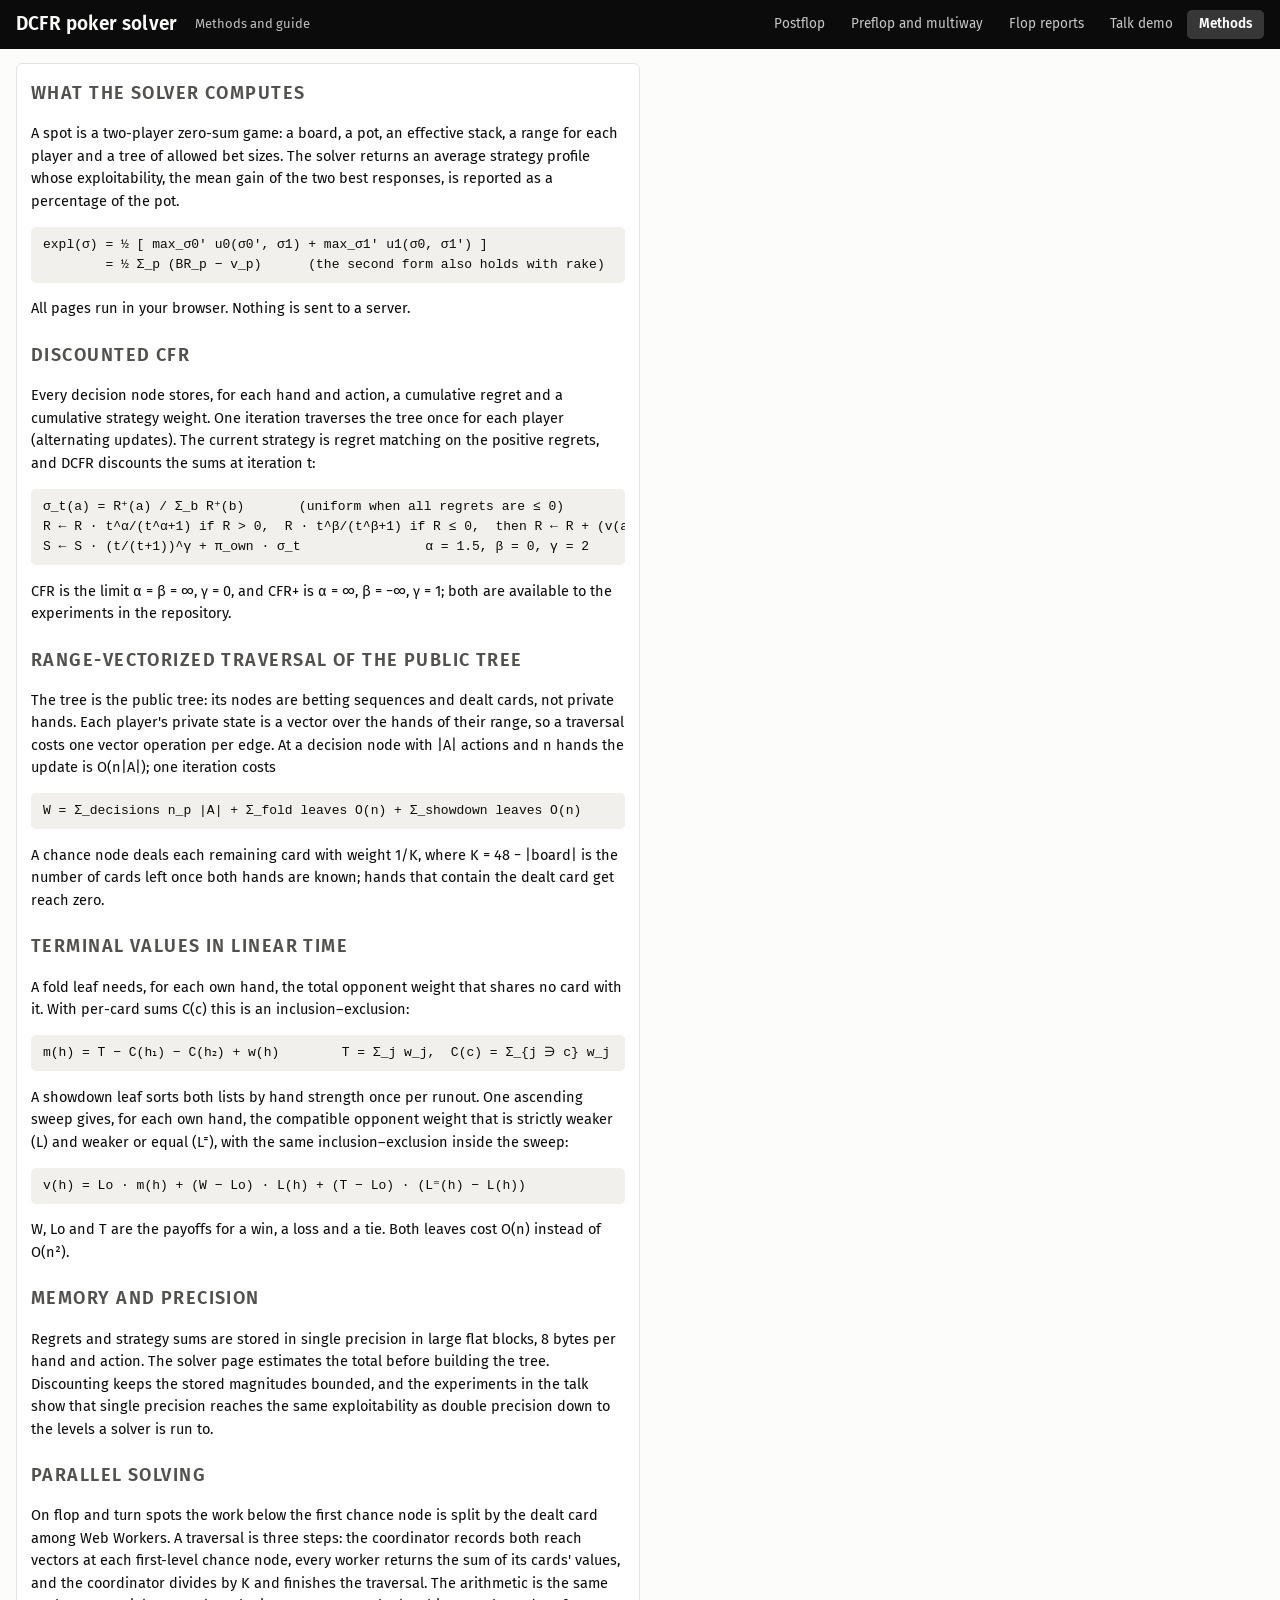
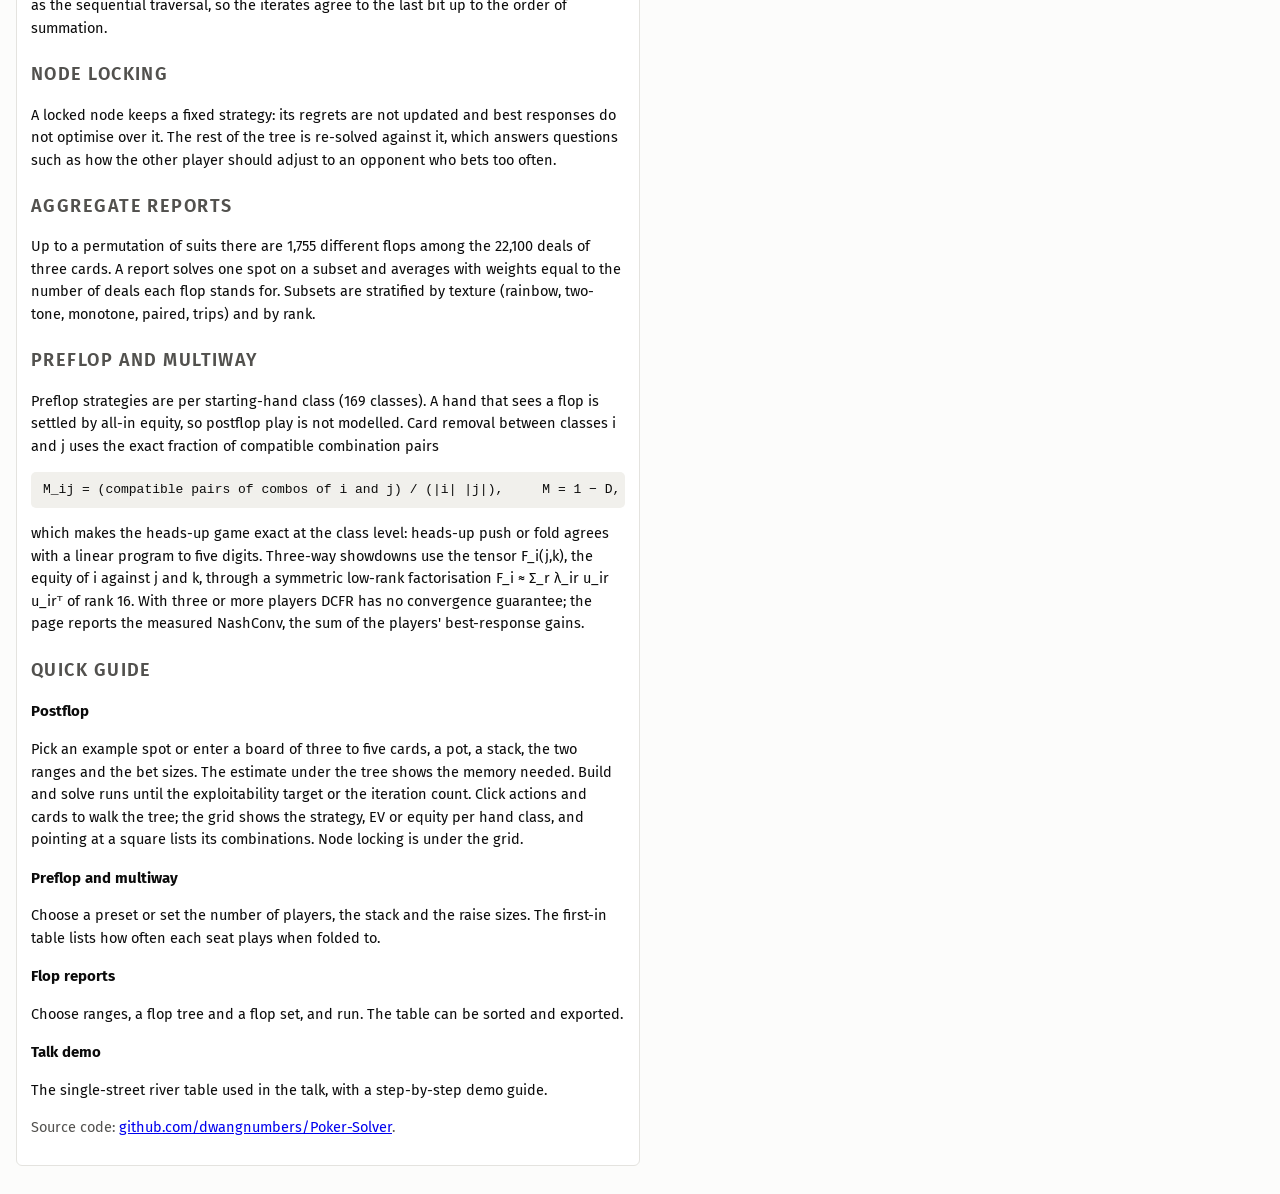
<file: docs/methods.html>
<!doctype html>
<html lang="en">
<head>
<meta charset="utf-8">
<meta name="viewport" content="width=device-width, initial-scale=1, viewport-fit=cover">
<title>Methods and guide · DCFR poker solver</title>
<link rel="stylesheet" href="https://fonts.googleapis.com/css2?family=Fira+Sans:wght@400;500;600;700&display=swap">
<link rel="stylesheet" href="css/site.css">
<link rel="icon" href="data:image/svg+xml,%3Csvg xmlns=%22http://www.w3.org/2000/svg%22 viewBox=%220 0 100 100%22%3E%3Ctext y=%22.9em%22 font-size=%2290%22%3E%E2%99%A0%3C/text%3E%3C/svg%3E">
<style>body{margin:0}</style>
</head>
<body>
<div class="top"><div class="top-in"><h1><a href="index.html">DCFR poker solver</a></h1><span class="sub1">Methods and guide</span><nav class="nav" aria-label="Pages"><a href="index.html">Postflop</a><a href="preflop.html">Preflop and multiway</a><a href="reports.html">Flop reports</a><a href="demo.html">Talk demo</a><a href="methods.html" aria-current="page">Methods</a></nav></div></div>
<div class="wrap">
<section class="panel prose">
<h2 style="margin-top:4px">What the solver computes</h2>
<p>A spot is a two-player zero-sum game: a board, a pot, an effective stack, a range for each player and a tree of allowed bet sizes. The solver returns an average strategy profile whose exploitability, the mean gain of the two best responses, is reported as a percentage of the pot.</p>
<div class="eq">expl(σ) = ½ [ max_σ0' u0(σ0', σ1) + max_σ1' u1(σ0, σ1') ]
        = ½ Σ_p (BR_p − v_p)      (the second form also holds with rake)</div>
<p>All pages run in your browser. Nothing is sent to a server.</p>

<h2>Discounted CFR</h2>
<p>Every decision node stores, for each hand and action, a cumulative regret and a cumulative strategy weight. One iteration traverses the tree once for each player (alternating updates). The current strategy is regret matching on the positive regrets, and DCFR discounts the sums at iteration t:</p>
<div class="eq">σ_t(a) = R⁺(a) / Σ_b R⁺(b)       (uniform when all regrets are ≤ 0)
R ← R · t^α/(t^α+1) if R > 0,  R · t^β/(t^β+1) if R ≤ 0,  then R ← R + (v(a) − v)
S ← S · (t/(t+1))^γ + π_own · σ_t                α = 1.5, β = 0, γ = 2</div>
<p>CFR is the limit α = β = ∞, γ = 0, and CFR+ is α = ∞, β = −∞, γ = 1; both are available to the experiments in the repository.</p>

<h2>Range-vectorized traversal of the public tree</h2>
<p>The tree is the public tree: its nodes are betting sequences and dealt cards, not private hands. Each player's private state is a vector over the hands of their range, so a traversal costs one vector operation per edge. At a decision node with |A| actions and n hands the update is O(n|A|); one iteration costs</p>
<div class="eq">W = Σ_decisions n_p |A| + Σ_fold leaves O(n) + Σ_showdown leaves O(n)</div>
<p>A chance node deals each remaining card with weight 1/K, where K = 48 − |board| is the number of cards left once both hands are known; hands that contain the dealt card get reach zero.</p>

<h2>Terminal values in linear time</h2>
<p>A fold leaf needs, for each own hand, the total opponent weight that shares no card with it. With per-card sums C(c) this is an inclusion–exclusion:</p>
<div class="eq">m(h) = T − C(h₁) − C(h₂) + w(h)        T = Σ_j w_j,  C(c) = Σ_{j ∋ c} w_j</div>
<p>A showdown leaf sorts both lists by hand strength once per runout. One ascending sweep gives, for each own hand, the compatible opponent weight that is strictly weaker (L) and weaker or equal (L⁼), with the same inclusion–exclusion inside the sweep:</p>
<div class="eq">v(h) = Lo · m(h) + (W − Lo) · L(h) + (T − Lo) · (L⁼(h) − L(h))</div>
<p>W, Lo and T are the payoffs for a win, a loss and a tie. Both leaves cost O(n) instead of O(n²).</p>

<h2>Memory and precision</h2>
<p>Regrets and strategy sums are stored in single precision in large flat blocks, 8 bytes per hand and action. The solver page estimates the total before building the tree. Discounting keeps the stored magnitudes bounded, and the experiments in the talk show that single precision reaches the same exploitability as double precision down to the levels a solver is run to.</p>

<h2>Parallel solving</h2>
<p>On flop and turn spots the work below the first chance node is split by the dealt card among Web Workers. A traversal is three steps: the coordinator records both reach vectors at each first-level chance node, every worker returns the sum of its cards' values, and the coordinator divides by K and finishes the traversal. The arithmetic is the same as the sequential traversal, so the iterates agree to the last bit up to the order of summation.</p>

<h2>Node locking</h2>
<p>A locked node keeps a fixed strategy: its regrets are not updated and best responses do not optimise over it. The rest of the tree is re-solved against it, which answers questions such as how the other player should adjust to an opponent who bets too often.</p>

<h2>Aggregate reports</h2>
<p>Up to a permutation of suits there are 1,755 different flops among the 22,100 deals of three cards. A report solves one spot on a subset and averages with weights equal to the number of deals each flop stands for. Subsets are stratified by texture (rainbow, two-tone, monotone, paired, trips) and by rank.</p>

<h2>Preflop and multiway</h2>
<p>Preflop strategies are per starting-hand class (169 classes). A hand that sees a flop is settled by all-in equity, so postflop play is not modelled. Card removal between classes i and j uses the exact fraction of compatible combination pairs</p>
<div class="eq">M_ij = (compatible pairs of combos of i and j) / (|i| |j|),     M = 1 − D,  D nonzero only for classes sharing a rank</div>
<p>which makes the heads-up game exact at the class level: heads-up push or fold agrees with a linear program to five digits. Three-way showdowns use the tensor F_i(j,k), the equity of i against j and k, through a symmetric low-rank factorisation F_i ≈ Σ_r λ_ir u_ir u_irᵀ of rank 16. With three or more players DCFR has no convergence guarantee; the page reports the measured NashConv, the sum of the players' best-response gains.</p>

<h2>Quick guide</h2>
<h3>Postflop</h3>
<p>Pick an example spot or enter a board of three to five cards, a pot, a stack, the two ranges and the bet sizes. The estimate under the tree shows the memory needed. Build and solve runs until the exploitability target or the iteration count. Click actions and cards to walk the tree; the grid shows the strategy, EV or equity per hand class, and pointing at a square lists its combinations. Node locking is under the grid.</p>
<h3>Preflop and multiway</h3>
<p>Choose a preset or set the number of players, the stack and the raise sizes. The first-in table lists how often each seat plays when folded to.</p>
<h3>Flop reports</h3>
<p>Choose ranges, a flop tree and a flop set, and run. The table can be sorted and exported.</p>
<h3>Talk demo</h3>
<p>The single-street river table used in the talk, with a step-by-step demo guide.</p>
<p class="muted">Source code: <a href="https://github.com/dwangnumbers/Poker-Solver">github.com/dwangnumbers/Poker-Solver</a>.</p>
</section>
</div>
</body>
</html>
</file>
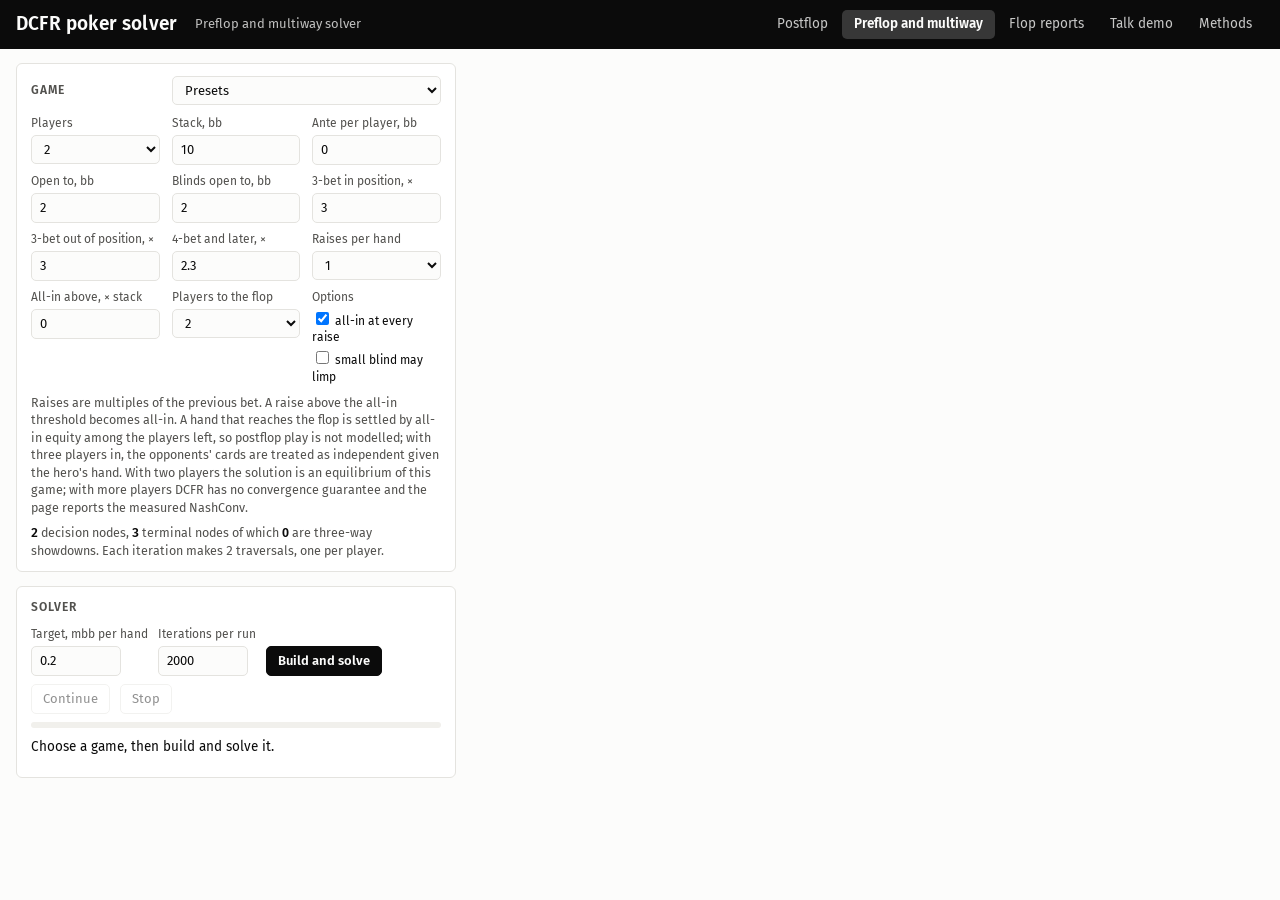
<file: docs/preflop.html>
<!doctype html>
<html lang="en">
<head>
<meta charset="utf-8">
<meta name="viewport" content="width=device-width, initial-scale=1, viewport-fit=cover">
<title>Preflop and multiway solver · DCFR poker solver</title>
<link rel="stylesheet" href="https://fonts.googleapis.com/css2?family=Fira+Sans:wght@400;500;600;700&display=swap">
<link rel="stylesheet" href="css/site.css">
<link rel="icon" href="data:image/svg+xml,%3Csvg xmlns=%22http://www.w3.org/2000/svg%22 viewBox=%220 0 100 100%22%3E%3Ctext y=%22.9em%22 font-size=%2290%22%3E%E2%99%A0%3C/text%3E%3C/svg%3E">
<style>body{margin:0}</style>
</head>
<body>
<div class="top"><div class="top-in"><h1><a href="index.html">DCFR poker solver</a></h1><span class="sub1">Preflop and multiway solver</span><nav class="nav" aria-label="Pages"><a href="index.html">Postflop</a><a href="preflop.html" aria-current="page">Preflop and multiway</a><a href="reports.html">Flop reports</a><a href="demo.html">Talk demo</a><a href="methods.html">Methods</a></nav></div></div>
<div class="wrap">
  <div class="cols2">
    <div class="col">
      <section class="panel">
        <h2>Game <span class="h2r"><select class="inp" id="preset" aria-label="Presets"></select></span></h2>
        <div class="form3">
          <label class="f">Players<select id="players"><option>2</option><option>3</option><option>4</option><option>5</option><option selected>6</option></select></label>
          <label class="f">Stack, bb<input id="stack" type="number" min="1" step="1"></label>
          <label class="f">Ante per player, bb<input id="ante" type="number" min="0" step="0.05"></label>
          <label class="f">Open to, bb<input id="open" type="number" min="1.5" step="0.1"></label>
          <label class="f">Blinds open to, bb<input id="sbOpen" type="number" min="1.5" step="0.1"></label>
          <label class="f">3-bet in position, ×<input id="tbIP" type="number" min="1.5" step="0.1"></label>
          <label class="f">3-bet out of position, ×<input id="tbOOP" type="number" min="1.5" step="0.1"></label>
          <label class="f">4-bet and later, ×<input id="fb" type="number" min="1.5" step="0.1"></label>
          <label class="f">Raises per hand<select id="maxRaises"><option>1</option><option>2</option><option>3</option><option selected>4</option><option>5</option></select></label>
          <label class="f">All-in above, × stack<input id="thr" type="number" min="0" max="1" step="0.05"></label>
          <label class="f">Players to the flop<select id="maxToFlop"><option>2</option><option>3</option></select></label>
          <label class="f">Options<span style="display:flex;flex-direction:column;gap:2px;color:var(--ink)"><label><input type="checkbox" id="allin"> all-in at every raise</label><label><input type="checkbox" id="sbLimp"> small blind may limp</label></span></label>
        </div>
        <p class="hint">Raises are multiples of the previous bet. A raise above the all-in threshold becomes all-in. A hand that reaches the flop is settled by all-in equity among the players left, so postflop play is not modelled; with three players in, the opponents' cards are treated as independent given the hero's hand. With two players the solution is an equilibrium of this game; with more players DCFR has no convergence guarantee and the page reports the measured NashConv.</p>
        <div class="est" id="est"></div>
      </section>
      <section class="panel">
        <h2>Solver <span class="h2r muted" id="info"></span></h2>
        <div class="solvebar">
          <label class="f">Target, mbb per hand<input id="target" type="number" min="0.01" step="0.1" value="0.2" style="width:90px"></label>
          <label class="f">Iterations per run<input id="maxIt" type="number" min="10" step="50" value="2000" style="width:90px"></label>
          <button class="btn primary" id="btnSolve" type="button">Build and solve</button>
          <button class="btn" id="btnResume" type="button" disabled>Continue</button>
          <button class="btn" id="btnStop" type="button" disabled>Stop</button>
        </div>
        <div class="progress"><i id="prog"></i></div>
        <p class="status" id="status">Choose a game, then build and solve it.</p>
        <div class="chartbox" id="chart"></div>
      </section>
      <section class="panel" id="rfiBox" hidden>
        <h2>First-in ranges</h2>
        <div id="rfi"></div>
      </section>
    </div>
    <div class="col">
      <section class="panel" id="browser" hidden>
        <h2>Strategy browser <span class="h2r"><span class="modes" id="viewModes"><button type="button" data-m="strategy" aria-pressed="true">Strategy</button><button type="button" data-m="ev">EV</button><button type="button" data-m="range">Range</button></span>
          <button class="btn small" id="btnCsv" type="button">Export CSV</button></span></h2>
        <div class="navline" id="navline"></div>
        <div class="nodehead" id="nodehead"></div>
        <div class="actions" id="actions"></div>
        <div class="tabs" id="pTabs" style="margin-top:12px"></div>
        <div class="gridbox">
          <div><div class="grid" id="grid"></div><div class="legend" id="legend"></div><div class="rangebar" id="rangebar"></div></div>
          <div class="detail" id="detail"></div>
        </div>
      </section>
    </div>
  </div>
</div>
<script src="js/engine.js"></script>
<script src="js/preflop.js"></script>
<script src="js/ui.js"></script>
<script src="js/preflop-ui.js"></script>
</body>
</html>
</file>
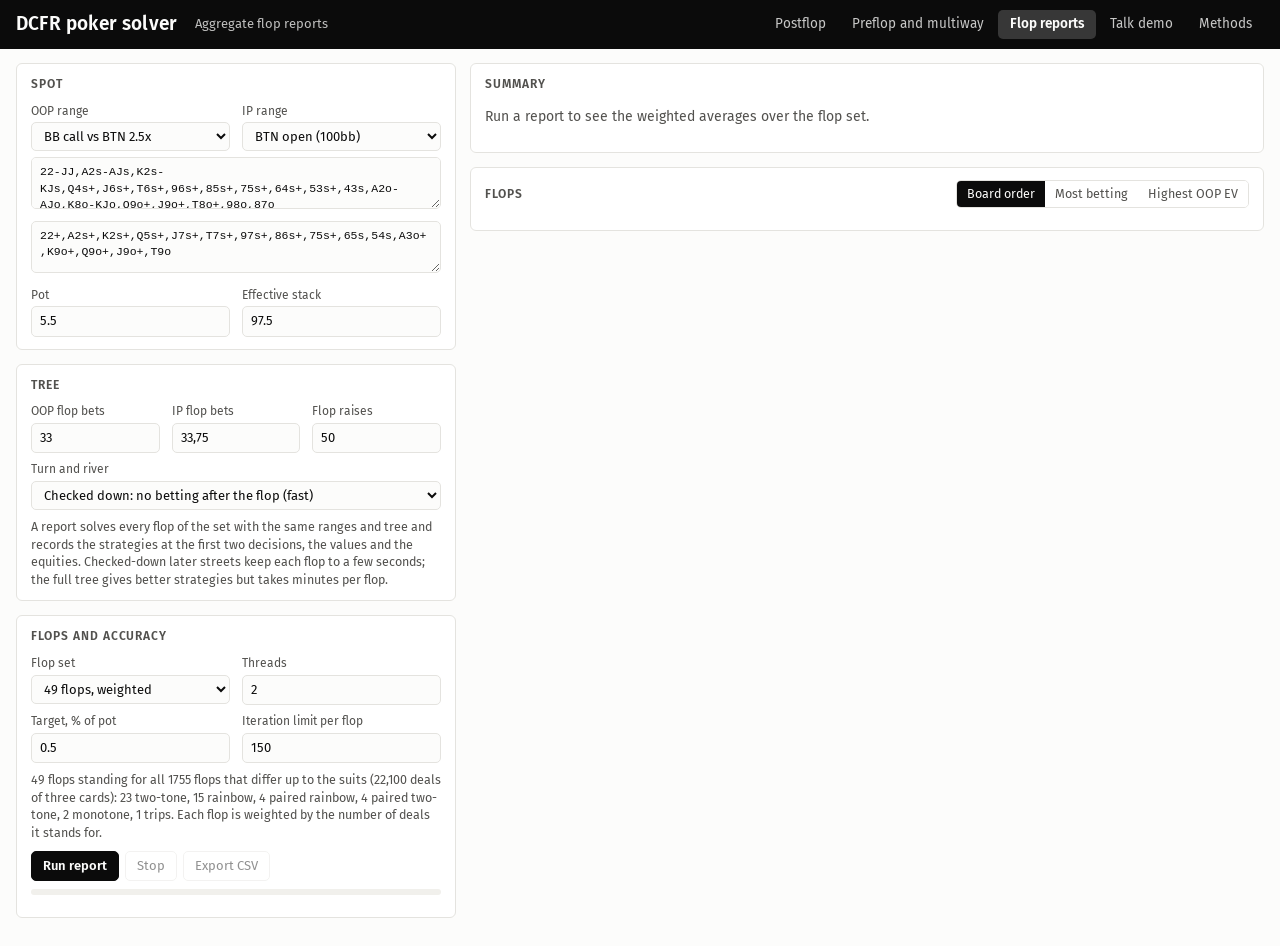
<file: docs/reports.html>
<!doctype html>
<html lang="en">
<head>
<meta charset="utf-8">
<meta name="viewport" content="width=device-width, initial-scale=1, viewport-fit=cover">
<title>Aggregate flop reports · DCFR poker solver</title>
<link rel="stylesheet" href="https://fonts.googleapis.com/css2?family=Fira+Sans:wght@400;500;600;700&display=swap">
<link rel="stylesheet" href="css/site.css">
<link rel="icon" href="data:image/svg+xml,%3Csvg xmlns=%22http://www.w3.org/2000/svg%22 viewBox=%220 0 100 100%22%3E%3Ctext y=%22.9em%22 font-size=%2290%22%3E%E2%99%A0%3C/text%3E%3C/svg%3E">
<style>body{margin:0}</style>
</head>
<body>
<div class="top"><div class="top-in"><h1><a href="index.html">DCFR poker solver</a></h1><span class="sub1">Aggregate flop reports</span><nav class="nav" aria-label="Pages"><a href="index.html">Postflop</a><a href="preflop.html">Preflop and multiway</a><a href="reports.html" aria-current="page">Flop reports</a><a href="demo.html">Talk demo</a><a href="methods.html">Methods</a></nav></div></div>
<div class="wrap">
  <div class="cols2">
    <div class="col">
      <section class="panel">
        <h2>Spot</h2>
        <div class="form2">
          <label class="f">OOP range<select class="inp" id="r0p"></select></label>
          <label class="f">IP range<select class="inp" id="r1p"></select></label>
        </div>
        <div class="rangebox" style="margin-top:6px"><textarea id="r0" spellcheck="false" aria-label="OOP range"></textarea><textarea id="r1" spellcheck="false" aria-label="IP range" style="margin-top:6px"></textarea></div>
        <div class="form2" style="margin-top:8px">
          <label class="f">Pot<input id="pot" type="number" min="0.5" step="0.5" value="5.5"></label>
          <label class="f">Effective stack<input id="stack" type="number" min="0.5" step="0.5" value="97.5"></label>
        </div>
      </section>
      <section class="panel">
        <h2>Tree</h2>
        <div class="form3">
          <label class="f">OOP flop bets<input id="fb0" value="33" spellcheck="false"></label>
          <label class="f">IP flop bets<input id="fb1" value="33,75" spellcheck="false"></label>
          <label class="f">Flop raises<input id="fr" value="50" spellcheck="false"></label>
        </div>
        <label class="f" style="margin-top:8px">Turn and river<select id="later">
          <option value="none">Checked down: no betting after the flop (fast)</option>
          <option value="one">One bet size of 75% for both players on each street (slow)</option></select></label>
        <p class="hint">A report solves every flop of the set with the same ranges and tree and records the strategies at the first two decisions, the values and the equities. Checked-down later streets keep each flop to a few seconds; the full tree gives better strategies but takes minutes per flop.</p>
      </section>
      <section class="panel">
        <h2>Flops and accuracy</h2>
        <div class="form2">
          <label class="f">Flop set<select id="subset"><option value="25">25 flops, weighted</option><option value="49" selected>49 flops, weighted</option><option value="95">95 flops, weighted</option><option value="184">184 flops, weighted</option><option value="1755">All 1,755 distinct flops</option></select></label>
          <label class="f">Threads<input id="threads" type="number" min="1" max="32" step="1"></label>
          <label class="f">Target, % of pot<input id="target" type="number" min="0.01" step="0.05" value="0.5"></label>
          <label class="f">Iteration limit per flop<input id="maxIt" type="number" min="5" step="10" value="150"></label>
        </div>
        <p class="hint" id="subsetInfo"></p>
        <div class="rowbtns"><button class="btn primary" id="btnRun" type="button">Run report</button><button class="btn" id="btnStop" type="button" disabled>Stop</button><button class="btn" id="btnCsv" type="button" disabled>Export CSV</button></div>
        <div class="progress"><i id="prog"></i></div>
        <p class="status" id="status"></p>
      </section>
    </div>
    <div class="col">
      <section class="panel">
        <h2>Summary <span class="h2r muted" id="sumInfo"></span></h2>
        <div id="summary"><p class="muted">Run a report to see the weighted averages over the flop set.</p></div>
      </section>
      <section class="panel">
        <h2>Flops <span class="h2r"><span class="modes" id="sortModes"><button type="button" data-s="order" aria-pressed="true">Board order</button><button type="button" data-s="bet">Most betting</button><button type="button" data-s="ev">Highest OOP EV</button></span></span></h2>
        <div class="scroll"><table class="datatab" id="table"></table></div>
      </section>
    </div>
  </div>
</div>
<script src="js/engine.js"></script>
<script src="js/pool.js"></script>
<script src="js/ui.js"></script>
<script src="js/flops.js"></script>
<script src="js/reports.js"></script>
</body>
</html>
</file>
<file: docs/css/site.css>
/* Layout: a solver workbench. Left column is the table and the game tree, right column is the range grid and the solver. */
:root {
  --paper: #FCFCFB; --panel: #FFFFFF; --ink: #0B0B0B; --ink2: #52514E; --line: #E4E3DF; --soft: #F1F0EC;
  --bar: #0B0B0B; --bar-fg: #FCFCFB;
  --felt: #1F6B4A; --felt-hi: #2A8560; --felt-lo: #164E36; --rail: #4A2F1B; --rail-hi: #6B4529; --felt-fg: #FFFFFF;
  --card: #FFFFFF; --card-edge: #52514E; --back: #A0122A;
  --s-s: #0B0B0B; --s-h: #C8102E; --s-d: #1C5CAB; --s-c: #147A3A;
  --p0: #2A78D6; --p1: #EB6834;
  --a-fold: #4A78B5; --a-pass: #3A9A6B; --a-b1: #F2A07B; --a-b2: #D9573F; --a-b3: #8C1C24;
  --c-cfr: #2A78D6; --c-cfrp: #EB6834; --c-dcfr: #1BAF7A; --c-pcfr: #EDA100;
  --empty: #EEEEEE; --empty-fg: #A3A29D; --focus: #EDA100;
  --font: "Fira Sans", "Segoe UI", system-ui, -apple-system, "Helvetica Neue", Arial, sans-serif;
  --mono: "Fira Mono", ui-monospace, "SF Mono", Menlo, Consolas, monospace;
}
@media (prefers-color-scheme: dark) {
  :root:not([data-theme="light"]) {
    --paper: #121413; --panel: #1A1D1B; --ink: #ECEBE7; --ink2: #A9A8A2; --line: #2E322F; --soft: #222624;
    --bar: #050606; --bar-fg: #FCFCFB; --card: #FDFDFC; --card-edge: #0B0B0B;
    --empty: #262A28; --empty-fg: #6F746F; --p0: #5B9BE6; --p1: #F0854F; color-scheme: dark;
  }
}
:root[data-theme="dark"] {
  --paper: #121413; --panel: #1A1D1B; --ink: #ECEBE7; --ink2: #A9A8A2; --line: #2E322F; --soft: #222624;
  --bar: #050606; --bar-fg: #FCFCFB; --card: #FDFDFC; --card-edge: #0B0B0B;
  --empty: #262A28; --empty-fg: #6F746F; --p0: #5B9BE6; --p1: #F0854F; color-scheme: dark;
}
html, body { background: var(--paper); }
body { color: var(--ink); font-family: var(--font); font-size: 14px; line-height: 1.4; }
* { box-sizing: border-box; }
[hidden] { display: none !important; }
.su { width: .78em; height: .78em; fill: currentColor; display: inline-block; vertical-align: -.06em; }
.pcard .su { width: 1em; height: 1em; vertical-align: 0; display: block; }
button, input, select, textarea { font: inherit; color: inherit; }
button { cursor: pointer; }
:focus-visible { outline: 2px solid var(--focus); outline-offset: 2px; }
.num { font-variant-numeric: tabular-nums; }

/* header bar, as the frame title of the slides */
.top { background: var(--bar); color: var(--bar-fg); }
.top-in { max-width: 1560px; margin: 0 auto; padding-block: 10px; padding-left: max(16px, env(safe-area-inset-left, 0px)); padding-right: max(16px, env(safe-area-inset-right, 0px));
  display: flex; flex-wrap: wrap; align-items: center; gap: 10px 18px; }
.top h1 { font-size: 19px; font-weight: 600; margin: 0; letter-spacing: .01em; }
.top .spot { font-size: 13px; opacity: .8; flex: 1 1 200px; min-width: 0; }
.top .btn { background: transparent; color: var(--bar-fg); border: 1px solid rgba(252,252,251,.45); }
.top .btn:hover { background: rgba(252,252,251,.14); }
.wrap { max-width: 1560px; margin: 0 auto; padding-block: 14px 28px; padding-left: max(16px, env(safe-area-inset-left, 0px)); padding-right: max(16px, env(safe-area-inset-right, 0px)); display: flex; flex-direction: column; gap: 14px; }
.cols { display: grid; grid-template-columns: minmax(0, 1.04fr) minmax(0, 1fr); gap: 14px; align-items: start; }
.col { display: flex; flex-direction: column; gap: 14px; min-width: 0; }
@media (max-width: 1020px) { .cols { grid-template-columns: minmax(0, 1fr); } }
.panel { background: var(--panel); border: 1px solid var(--line); border-radius: 6px; padding: 12px 14px; min-width: 0; }
.panel > h2 { font-size: 12px; font-weight: 600; letter-spacing: .08em; text-transform: uppercase; color: var(--ink2); margin: 0 0 10px; display: flex; flex-wrap: wrap; gap: 6px 12px; align-items: center; justify-content: space-between; }
.panel > h2 .h2r { display: flex; flex-wrap: wrap; gap: 6px; align-items: center; text-transform: none; letter-spacing: 0; font-weight: 400; }
.btn { border: 1px solid var(--line); background: var(--panel); border-radius: 5px; padding: 5px 11px; font-size: 13px; }
.btn:hover { background: var(--soft); }
.btn.primary { background: var(--ink); color: var(--paper); border-color: var(--ink); font-weight: 600; }
.btn.primary:hover { opacity: .86; background: var(--ink); }
.btn.small { padding: 2px 8px; font-size: 12px; }
.btn[aria-pressed="true"] { background: var(--ink); color: var(--paper); border-color: var(--ink); }
.btn:disabled { opacity: .45; cursor: default; }
label.f { display: flex; flex-direction: column; gap: 3px; font-size: 12px; color: var(--ink2); }
label.f input, label.f select, .inp { border: 1px solid var(--line); background: var(--paper); border-radius: 5px; padding: 5px 8px; font-size: 13px; color: var(--ink); min-width: 0; }
.muted { color: var(--ink2); }
.hint { font-size: 12.5px; color: var(--ink2); margin: 8px 0 0; max-width: 70ch; }

/* setup */
.setup summary { cursor: pointer; font-size: 12px; font-weight: 600; letter-spacing: .08em; text-transform: uppercase; color: var(--ink2); }
.setup[open] summary { margin-bottom: 12px; }
.setup-grid { display: grid; grid-template-columns: repeat(auto-fit, minmax(150px, 1fr)); gap: 10px 14px; align-items: end; }
.setup-row { display: flex; flex-wrap: wrap; gap: 8px; margin-top: 12px; align-items: center; }

/* the table: the green felt of slide 4, drawn as a real table with a rail */
.table-wrap { width: 100%; --cw: clamp(30px, 6.3cqw, 54px); container-type: inline-size; }
.rail { aspect-ratio: 2.05 / 1; border-radius: 999px; padding: clamp(8px, 2.2cqw, 18px);
  background: linear-gradient(160deg, var(--rail-hi), var(--rail) 55%, #2B1A0E); box-shadow: 0 6px 18px rgba(0,0,0,.28), inset 0 2px 3px rgba(255,255,255,.18); }
.felt { position: relative; width: 100%; height: 100%; border-radius: 999px; color: var(--felt-fg);
  background: radial-gradient(ellipse at 50% 42%, var(--felt-hi), var(--felt) 58%, var(--felt-lo)); box-shadow: inset 0 0 0 2px rgba(0,0,0,.35), inset 0 10px 28px rgba(0,0,0,.35); }
.felt::before { content: ""; position: absolute; inset: 5.5%; border-radius: 999px; border: 1.5px solid rgba(255,255,255,.16); pointer-events: none; }
.board { position: absolute; left: 50%; top: 31%; transform: translate(-50%, -50%); display: flex; gap: calc(var(--cw) * .12); }
.potline { position: absolute; left: 50%; top: 53%; transform: translate(-50%, -50%); font-size: clamp(11px, 2.5cqw, 17px); white-space: nowrap; text-align: center; text-shadow: 0 1px 2px rgba(0,0,0,.4); }
.result { position: absolute; left: 50%; top: 9.5%; transform: translate(-50%, -50%); font-size: clamp(10px, 2.1cqw, 14px); font-weight: 600; background: rgba(0,0,0,.45); padding: 2px 12px; border-radius: 99px; white-space: nowrap; }
.seat { position: absolute; bottom: 7%; display: flex; flex-direction: column; align-items: center; gap: 3px; width: 34%; }
.seat0 { left: 9%; } .seat1 { right: 9%; }
.hole { display: flex; gap: calc(var(--cw) * .1); cursor: pointer; border-radius: 6px; padding: 2px; background: none; border: 0; }
.hole:hover { background: rgba(255,255,255,.14); }
.seat .lbl { font-size: clamp(9.5px, 2cqw, 13.5px); white-space: nowrap; text-shadow: 0 1px 2px rgba(0,0,0,.4); display: flex; gap: 6px; align-items: center; }
.seat .stack { opacity: .85; font-variant-numeric: tabular-nums; }
.seat.acting .lbl .nm { background: var(--focus); color: #0B0B0B; border-radius: 99px; padding: 0 8px; text-shadow: none; font-weight: 600; }
.dealer { width: 1.5em; height: 1.5em; border-radius: 50%; background: #FDFDFC; color: #0B0B0B; font-size: .8em; font-weight: 700; display: inline-flex; align-items: center; justify-content: center; text-shadow: none; box-shadow: 0 1px 2px rgba(0,0,0,.5); }
.wager { position: absolute; top: 31%; transform: translateY(-50%); width: 21%; flex-direction: column; justify-content: center; font-size: clamp(9.5px, 2cqw, 13.5px); display: flex; align-items: center; gap: 5px; white-space: nowrap; }
.wager0 { left: 6%; } .wager1 { right: 6%; }
.wager > span { display: inline-flex; align-items: center; gap: 4px; }
@container (max-width: 560px) { .rail { aspect-ratio: 1.5 / 1; } .board { top: 26%; } .potline { top: 47%; } .wager { top: 26%; width: 17%; left: 2%; } .wager1 { left: auto; right: 2%; } .seat0 { left: 5%; } .seat1 { right: 5%; } .seat { width: 42%; } }
.chip { width: 1.15em; height: 1.15em; border-radius: 50%; background: var(--focus); border: 2px dashed rgba(255,255,255,.9); box-shadow: 0 1px 2px rgba(0,0,0,.5); display: inline-block; }
.said { background: rgba(0,0,0,.5); border-radius: 99px; padding: 1px 9px; font-weight: 600; }
.pcard { width: var(--cw); height: calc(var(--cw) * 1.39); border-radius: calc(var(--cw) * .11); background: var(--card); border: 1px solid var(--card-edge);
  display: inline-flex; flex-direction: column; align-items: center; justify-content: center; font-weight: 700; line-height: 1; padding: 0; box-shadow: 0 1px 3px rgba(0,0,0,.35); font-family: var(--font); }
.pcard .r { font-size: calc(var(--cw) * .5); } .pcard .u { font-size: calc(var(--cw) * .46); margin-top: calc(var(--cw) * .02); }
button.pcard:hover { transform: translateY(-2px); }
.pcard.back { background: var(--back); border: 2px solid #FDFDFC; }
.pcard.sm { --cw: 24px; box-shadow: none; }
.c-s { color: var(--s-s); } .c-h { color: var(--s-h); } .c-d { color: var(--s-d); } .c-c { color: var(--s-c); }
.pcard.c-s, .pcard.c-h, .pcard.c-d, .pcard.c-c { background: var(--card); }
.pcard.c-s { color: #0B0B0B; } .pcard.c-h { color: #C8102E; } .pcard.c-d { color: #1C5CAB; } .pcard.c-c { color: #147A3A; }

/* line and actions */
.crumbs { display: flex; flex-wrap: wrap; gap: 4px 2px; align-items: center; margin-top: 12px; font-size: 13px; }
.crumbs button { border: 0; background: none; padding: 2px 6px; border-radius: 4px; color: var(--ink2); }
.crumbs button:hover { background: var(--soft); color: var(--ink); }
.crumbs button.cur { color: var(--ink); font-weight: 600; }
.crumbs .sep { color: var(--ink2); }
.actions { display: flex; flex-wrap: wrap; gap: 8px; margin-top: 10px; }
.act { flex: 1 1 108px; min-width: 0; border: 1px solid var(--line); background: var(--panel); border-radius: 6px; padding: 7px 10px 8px; text-align: left; position: relative; overflow: hidden; }
.act:hover { border-color: var(--ink2); }
.act .sw { position: absolute; left: 0; top: 0; bottom: 0; width: 6px; }
.act .nm { font-weight: 600; padding-left: 6px; display: block; }
.act .fq { padding-left: 6px; font-size: 12.5px; color: var(--ink2); display: block; font-variant-numeric: tabular-nums; }
.act .meter { position: absolute; left: 0; bottom: 0; height: 3px; }
.undernote { font-size: 13px; margin: 10px 0 0; max-width: 78ch; }
.undernote b { font-weight: 600; }
.rowbtns { display: flex; flex-wrap: wrap; gap: 6px; margin-top: 10px; }

/* range grid */
.tabs { display: flex; flex-wrap: wrap; gap: 4px; }
.tab { border: 1px solid var(--line); border-bottom-width: 3px; background: var(--paper); padding: 5px 12px; border-radius: 5px 5px 0 0; font-size: 13px; font-weight: 600; display: flex; gap: 7px; align-items: center; }
.tab .dot { width: 9px; height: 9px; border-radius: 50%; }
.tab[aria-selected="true"] { background: var(--panel); border-bottom-color: var(--ink); }
.tab .sub { font-weight: 400; color: var(--ink2); font-size: 12px; }
.gridbox { display: grid; grid-template-columns: minmax(0, 1fr) minmax(170px, 232px); gap: 12px; margin-top: 10px; align-items: start; }
@media (max-width: 620px) { .gridbox { grid-template-columns: minmax(0, 1fr); } }
.grid { display: grid; grid-template-columns: repeat(13, minmax(0, 1fr)); gap: 1.5px; container-type: inline-size; user-select: none; touch-action: manipulation; }
.cell { position: relative; aspect-ratio: 1; background: var(--empty); overflow: hidden; border-radius: 2px; }
.cell .fill { position: absolute; left: 0; right: 0; bottom: 0; display: flex; }
.cell .fill i { display: block; height: 100%; }
.cell .t { position: absolute; inset: 0; display: flex; align-items: center; justify-content: center; font-size: clamp(6.5px, 2.25cqw, 12.5px); font-weight: 500; color: var(--empty-fg); pointer-events: none; }
.cell.on .t { color: #FFFFFF; text-shadow: 0 0 2px rgba(0,0,0,.55); }
.cell.sel { outline: 2.5px solid var(--focus); outline-offset: -1px; z-index: 2; }
.cell.hl { outline: 2.5px solid var(--ink); outline-offset: -1px; z-index: 2; }
.grid.edit .cell { cursor: crosshair; }
.legend { display: flex; flex-wrap: wrap; gap: 4px 14px; margin-top: 10px; font-size: 13px; }
.legend span { display: inline-flex; align-items: center; gap: 6px; font-variant-numeric: tabular-nums; }
.legend i { width: 12px; height: 12px; border-radius: 2px; display: inline-block; }
.rangebar { display: flex; height: 12px; border-radius: 3px; overflow: hidden; margin-top: 8px; background: var(--empty); gap: 2px; }
.rangebar i { display: block; height: 100%; }
.detail { font-size: 12.5px; min-width: 0; }
.detail h3 { font-size: 14px; margin: 0 0 4px; font-weight: 600; }
.detail table { border-collapse: collapse; width: 100%; font-variant-numeric: tabular-nums; }
.detail td, .detail th { padding: 2px 3px; text-align: right; border-bottom: 1px solid var(--line); font-weight: 400; white-space: nowrap; }
.detail th { color: var(--ink2); font-size: 11px; }
.detail td:first-child, .detail th:first-child { text-align: left; }
.detail tr.hrow { cursor: pointer; } .detail tr.hrow:hover td { background: var(--soft); }
.detail .mini { display: inline-flex; width: 46px; height: 9px; border-radius: 2px; overflow: hidden; vertical-align: middle; background: var(--empty); }
.detail .mini i { display: block; height: 100%; }
.editbar { display: flex; flex-wrap: wrap; gap: 6px; align-items: center; margin-top: 10px; }
.editbar textarea { flex: 1 1 100%; min-height: 54px; border: 1px solid var(--line); border-radius: 5px; background: var(--paper); padding: 6px 8px; font-family: var(--mono); font-size: 12px; resize: vertical; }

/* tree and chart */
.treebox { overflow-x: auto; }
.treebox svg { display: block; margin: 0 auto; }
.tree text { font-family: var(--font); }
.tree .edge { stroke: var(--ink2); fill: none; opacity: .5; }
.tree .edge.on { stroke: var(--ink); opacity: 1; }
.tree .elab { font-size: 10.5px; fill: var(--ink2); paint-order: stroke; stroke: var(--panel); stroke-width: 4px; stroke-linejoin: round; }
.tree .elab.on { fill: var(--ink); font-weight: 600; }
.tree .nd { cursor: pointer; }
.tree .nd text { font-size: 9.5px; font-weight: 700; fill: #FFFFFF; pointer-events: none; }
.tree .nd.leaf rect { fill: var(--soft); stroke: var(--ink2); }
.tree .nd.leaf text { fill: var(--ink); font-weight: 600; }
.tree .nd.cur .ring { stroke: var(--focus); stroke-width: 3.5; fill: none; }
.tree .nd.off { opacity: .5; }
.solvebar { display: flex; flex-wrap: wrap; gap: 8px 10px; align-items: end; }
.status { margin: 10px 0 0; font-size: 13.5px; font-variant-numeric: tabular-nums; }
.status b { font-weight: 600; }
.chartbox { margin-top: 8px; position: relative; }
.chart text { font-family: var(--font); font-size: 11px; fill: var(--ink2); }
.chart .gl { stroke: var(--line); stroke-width: 1; }
.chart .ax { stroke: var(--ink2); stroke-width: 1; }
.chart .ser { fill: none; stroke-width: 2; stroke-linejoin: round; stroke-linecap: round; }
.chart .endlab { font-size: 11.5px; font-weight: 600; fill: var(--ink); }
.tip { position: absolute; pointer-events: none; background: var(--panel); border: 1px solid var(--line); border-radius: 5px; padding: 6px 9px; font-size: 12px; box-shadow: 0 4px 14px rgba(0,0,0,.18); white-space: nowrap; z-index: 5; font-variant-numeric: tabular-nums; }
.tip i { display: inline-block; width: 10px; height: 3px; margin-right: 6px; vertical-align: middle; }
.racetab { border-collapse: collapse; font-size: 12.5px; font-variant-numeric: tabular-nums; margin-top: 8px; width: 100%; }
.racetab td, .racetab th { padding: 3px 8px; border-bottom: 1px solid var(--line); text-align: right; font-weight: 400; }
.racetab th { color: var(--ink2); font-size: 11.5px; }
.racetab td:first-child, .racetab th:first-child { text-align: left; }
.racetab i { display: inline-block; width: 14px; height: 3px; margin-right: 7px; vertical-align: middle; }

/* card picker and guide */
.pop { position: fixed; inset: 0; background: rgba(0,0,0,.4); display: flex; align-items: center; justify-content: center; z-index: 50; padding: 16px; }
.pop .box { background: var(--panel); border-radius: 8px; padding: 16px; max-width: 100%; box-shadow: 0 12px 40px rgba(0,0,0,.4); border: 1px solid var(--line); }
.pop h3 { margin: 0 0 10px; font-size: 15px; }
.pick { display: grid; grid-template-columns: repeat(13, minmax(0, 1fr)); gap: 4px; --cw: clamp(19px, 5.6vw, 36px); }
.pick .pcard:disabled { opacity: .18; cursor: default; transform: none; }
.pick .pcard.chosen { outline: 3px solid var(--focus); }
.guide { position: fixed; top: 0; right: 0; bottom: 0; width: min(420px, 100%); background: var(--panel); border-left: 1px solid var(--line); box-shadow: -8px 0 30px rgba(0,0,0,.25); z-index: 40; display: flex; flex-direction: column;
  padding-top: env(safe-area-inset-top, 0px); padding-bottom: env(safe-area-inset-bottom, 0px); padding-right: env(safe-area-inset-right, 0px); }
.guide header { display: flex; justify-content: space-between; align-items: center; padding: 12px 16px; border-bottom: 1px solid var(--line); }
.guide header h2 { margin: 0; font-size: 16px; }
.guide ol { list-style: none; margin: 0; padding: 8px 16px 20px; overflow-y: auto; display: flex; flex-direction: column; gap: 10px; }
.guide li { border: 1px solid var(--line); border-radius: 6px; padding: 10px 12px; }
.guide li.done { border-color: var(--a-pass); }
.guide li h3 { margin: 0 0 4px; font-size: 14px; display: flex; gap: 8px; align-items: baseline; }
.guide li h3 .n { color: var(--ink2); font-weight: 400; font-variant-numeric: tabular-nums; }
.guide li p { margin: 0 0 8px; font-size: 13px; color: var(--ink2); }
@media (prefers-reduced-motion: no-preference) { button.pcard { transition: transform .08s; } }

/* ---- site: navigation tabs shared by every page ---- */
.nav { display: flex; flex-wrap: wrap; gap: 2px; margin-left: auto; }
.nav a { color: var(--bar-fg); text-decoration: none; font-size: 13.5px; padding: 5px 12px; border-radius: 5px; opacity: .78; }
.nav a:hover { opacity: 1; background: rgba(252,252,251,.12); }
.nav a[aria-current="page"] { opacity: 1; background: rgba(252,252,251,.18); font-weight: 600; }
.top h1 a { color: inherit; text-decoration: none; }
.top .sub1 { font-size: 13px; opacity: .75; }

/* ---- solver pages ---- */
.cols2 { display: grid; grid-template-columns: minmax(330px, 440px) minmax(0, 1fr); gap: 14px; align-items: start; }
@media (max-width: 1080px) { .cols2 { grid-template-columns: minmax(0, 1fr); } }
.form2 { display: grid; grid-template-columns: repeat(2, minmax(0, 1fr)); gap: 8px 12px; }
.form3 { display: grid; grid-template-columns: repeat(3, minmax(0, 1fr)); gap: 8px 12px; }
.treecfg { border-collapse: collapse; width: 100%; font-size: 12.5px; }
.treecfg th { font-weight: 600; color: var(--ink2); font-size: 11.5px; text-align: left; padding: 3px 4px; }
.treecfg td { padding: 3px 4px; }
.treecfg input[type=text] { width: 100%; border: 1px solid var(--line); background: var(--paper); border-radius: 4px; padding: 3px 6px; font-size: 12.5px; color: var(--ink); }
.treecfg td.c { text-align: center; }
.est { font-size: 12.5px; color: var(--ink2); margin-top: 8px; font-variant-numeric: tabular-nums; }
.est b { color: var(--ink); font-weight: 600; }
.warn { color: #B4261A; }
.boardrow { display: flex; gap: 6px; align-items: center; flex-wrap: wrap; --cw: 34px; }
.boardrow .pcard { box-shadow: none; }
.rangebox textarea { width: 100%; min-height: 52px; border: 1px solid var(--line); border-radius: 5px; background: var(--paper); padding: 6px 8px; font-family: var(--mono); font-size: 11.5px; resize: vertical; color: var(--ink); }
.minigrid { display: grid; grid-template-columns: repeat(13, minmax(0, 1fr)); gap: 1px; container-type: inline-size; user-select: none; touch-action: none; margin-top: 6px; }
.minigrid .cell .t { font-size: clamp(5px, 2.1cqw, 10.5px); }
.brushes { display: flex; flex-wrap: wrap; gap: 4px; align-items: center; margin-top: 6px; font-size: 12px; }
.navline { display: flex; flex-wrap: wrap; gap: 4px 2px; align-items: center; font-size: 13px; }
.navline button { border: 0; background: var(--soft); padding: 3px 8px; border-radius: 4px; color: var(--ink2); font-size: 12.5px; }
.navline button:hover { color: var(--ink); }
.navline button.cur { font-weight: 600; }
.navline .cardtag { display: inline-flex; align-items: center; gap: 1px; font-weight: 700; }
.nodehead { display: flex; flex-wrap: wrap; gap: 8px 18px; align-items: baseline; margin: 10px 0 0; font-size: 13.5px; }
.nodehead b { font-weight: 600; }
.modes { display: inline-flex; border: 1px solid var(--line); border-radius: 5px; overflow: hidden; }
.modes button { border: 0; background: var(--panel); padding: 4px 10px; font-size: 12.5px; }
.modes button[aria-pressed="true"] { background: var(--ink); color: var(--paper); }
.cardpick { display: grid; grid-template-columns: repeat(13, minmax(0, 1fr)); gap: 3px; --cw: clamp(20px, 3.1vw, 34px); margin-top: 10px; max-width: 520px; }
.cardpick .pcard { box-shadow: none; }
.cardpick .pcard:disabled { opacity: .15; cursor: default; transform: none; }
.cardpick .pcard.cur { outline: 3px solid var(--focus); }
.cell .v { position: absolute; left: 0; right: 0; bottom: 1px; text-align: center; font-size: clamp(5px, 1.7cqw, 9.5px); color: #FFF; text-shadow: 0 0 2px rgba(0,0,0,.7); pointer-events: none; font-variant-numeric: tabular-nums; }
.cell.heat .t { color: #FFF; text-shadow: 0 0 2px rgba(0,0,0,.6); }
.locks { font-size: 12.5px; margin-top: 8px; }
.locks li { margin: 2px 0; }
.lockedtag { font-size: 11.5px; background: var(--focus); color: #0B0B0B; border-radius: 99px; padding: 1px 8px; font-weight: 600; }
.progress { height: 6px; background: var(--soft); border-radius: 3px; overflow: hidden; margin-top: 8px; }
.progress i { display: block; height: 100%; background: var(--a-pass); width: 0; }
.datatab { border-collapse: collapse; font-size: 12.5px; font-variant-numeric: tabular-nums; width: 100%; }
.datatab th, .datatab td { padding: 3px 7px; border-bottom: 1px solid var(--line); text-align: right; white-space: nowrap; font-weight: 400; }
.datatab th { color: var(--ink2); font-size: 11.5px; cursor: pointer; position: sticky; top: 0; background: var(--panel); }
.datatab td:first-child, .datatab th:first-child { text-align: left; }
.datatab .bar { display: inline-flex; width: 120px; height: 10px; border-radius: 2px; overflow: hidden; vertical-align: middle; background: var(--empty); }
.datatab .bar i { display: block; height: 100%; }
.scroll { max-height: 560px; overflow: auto; }
.prose { max-width: 78ch; font-size: 14.5px; line-height: 1.55; }
.prose h2 { font-size: 18px; margin: 22px 0 6px; } .prose h3 { font-size: 15px; margin: 16px 0 4px; }
.prose code { font-family: var(--mono); font-size: 12.5px; background: var(--soft); padding: 1px 4px; border-radius: 3px; }
.prose .eq { font-family: var(--mono); font-size: 13px; background: var(--soft); border-radius: 5px; padding: 8px 12px; margin: 8px 0; overflow-x: auto; white-space: pre; }
.cell.heatl .t, .cell.heatl .v { color: #0B0B0B; text-shadow: none; }
.navline button.cur { background: var(--focus); color: #0B0B0B; }
.navline button.cur .cardtag { filter: none; }
</file>
